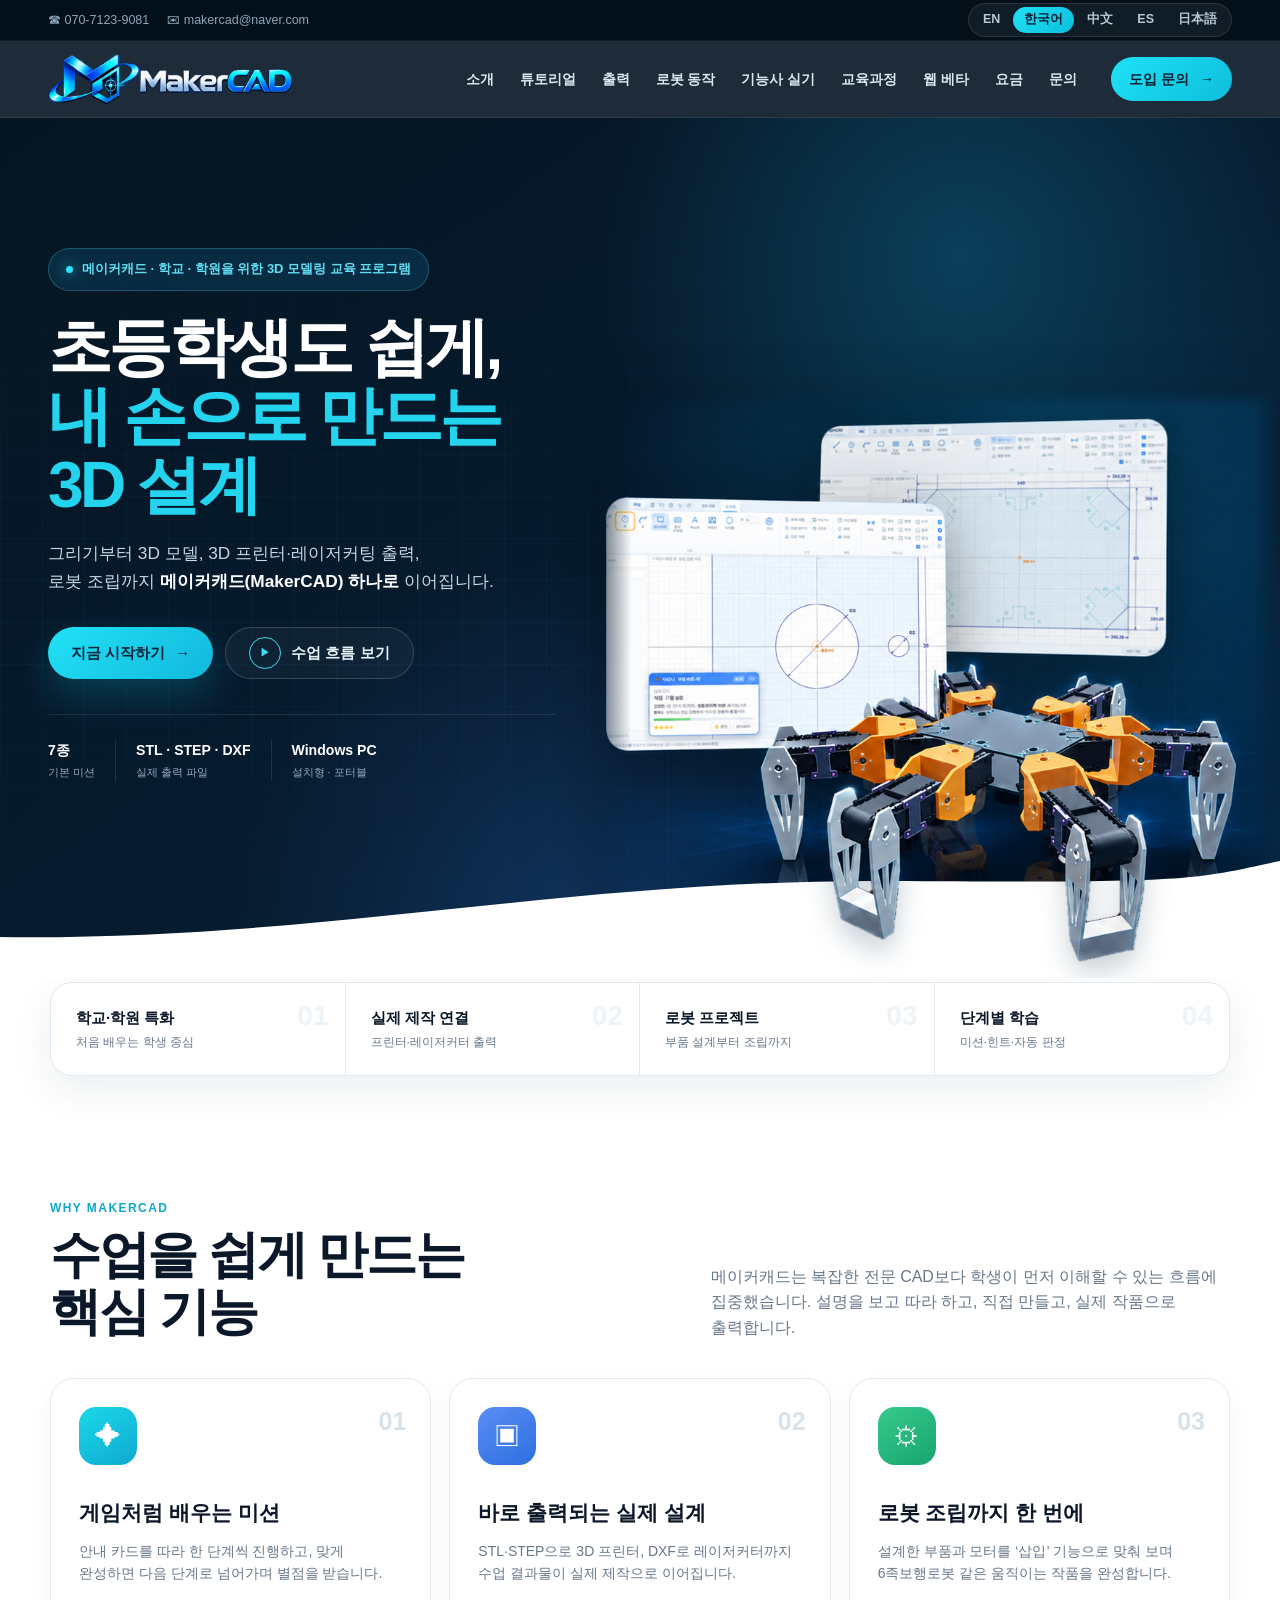
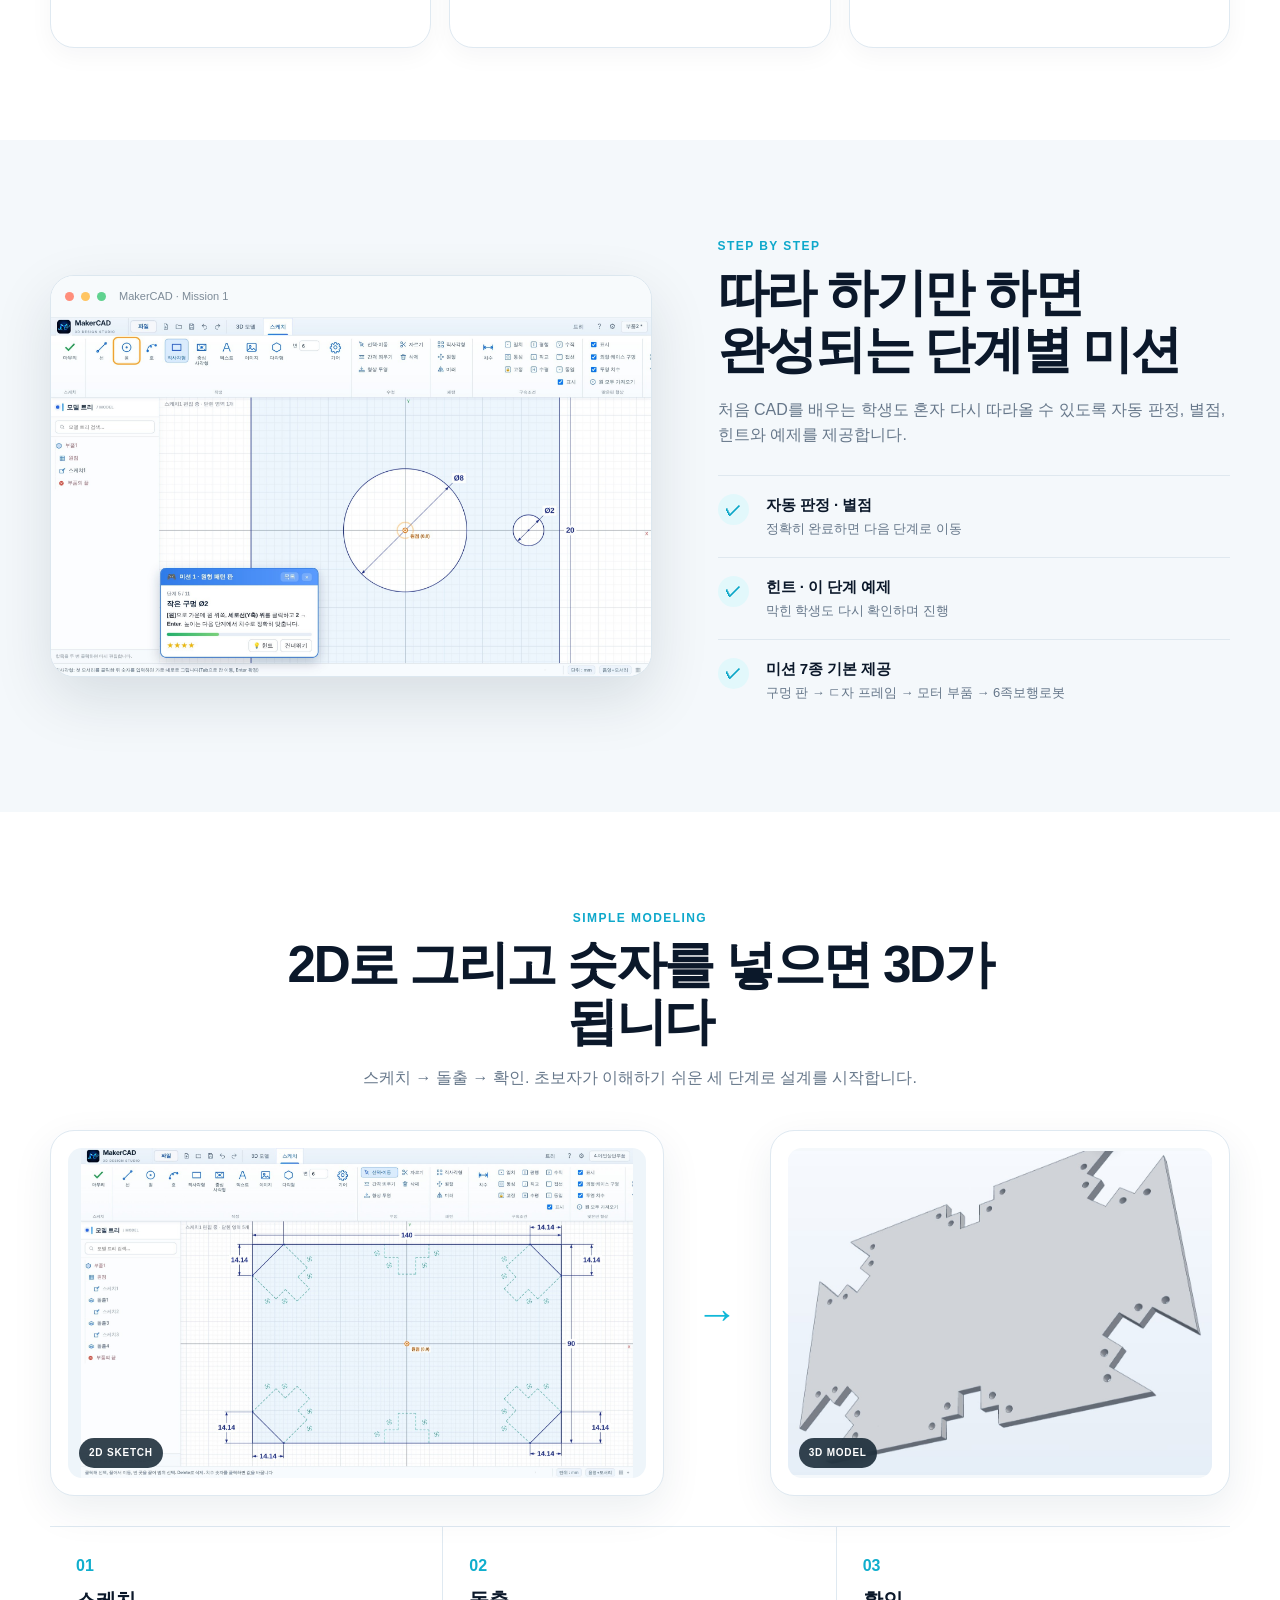
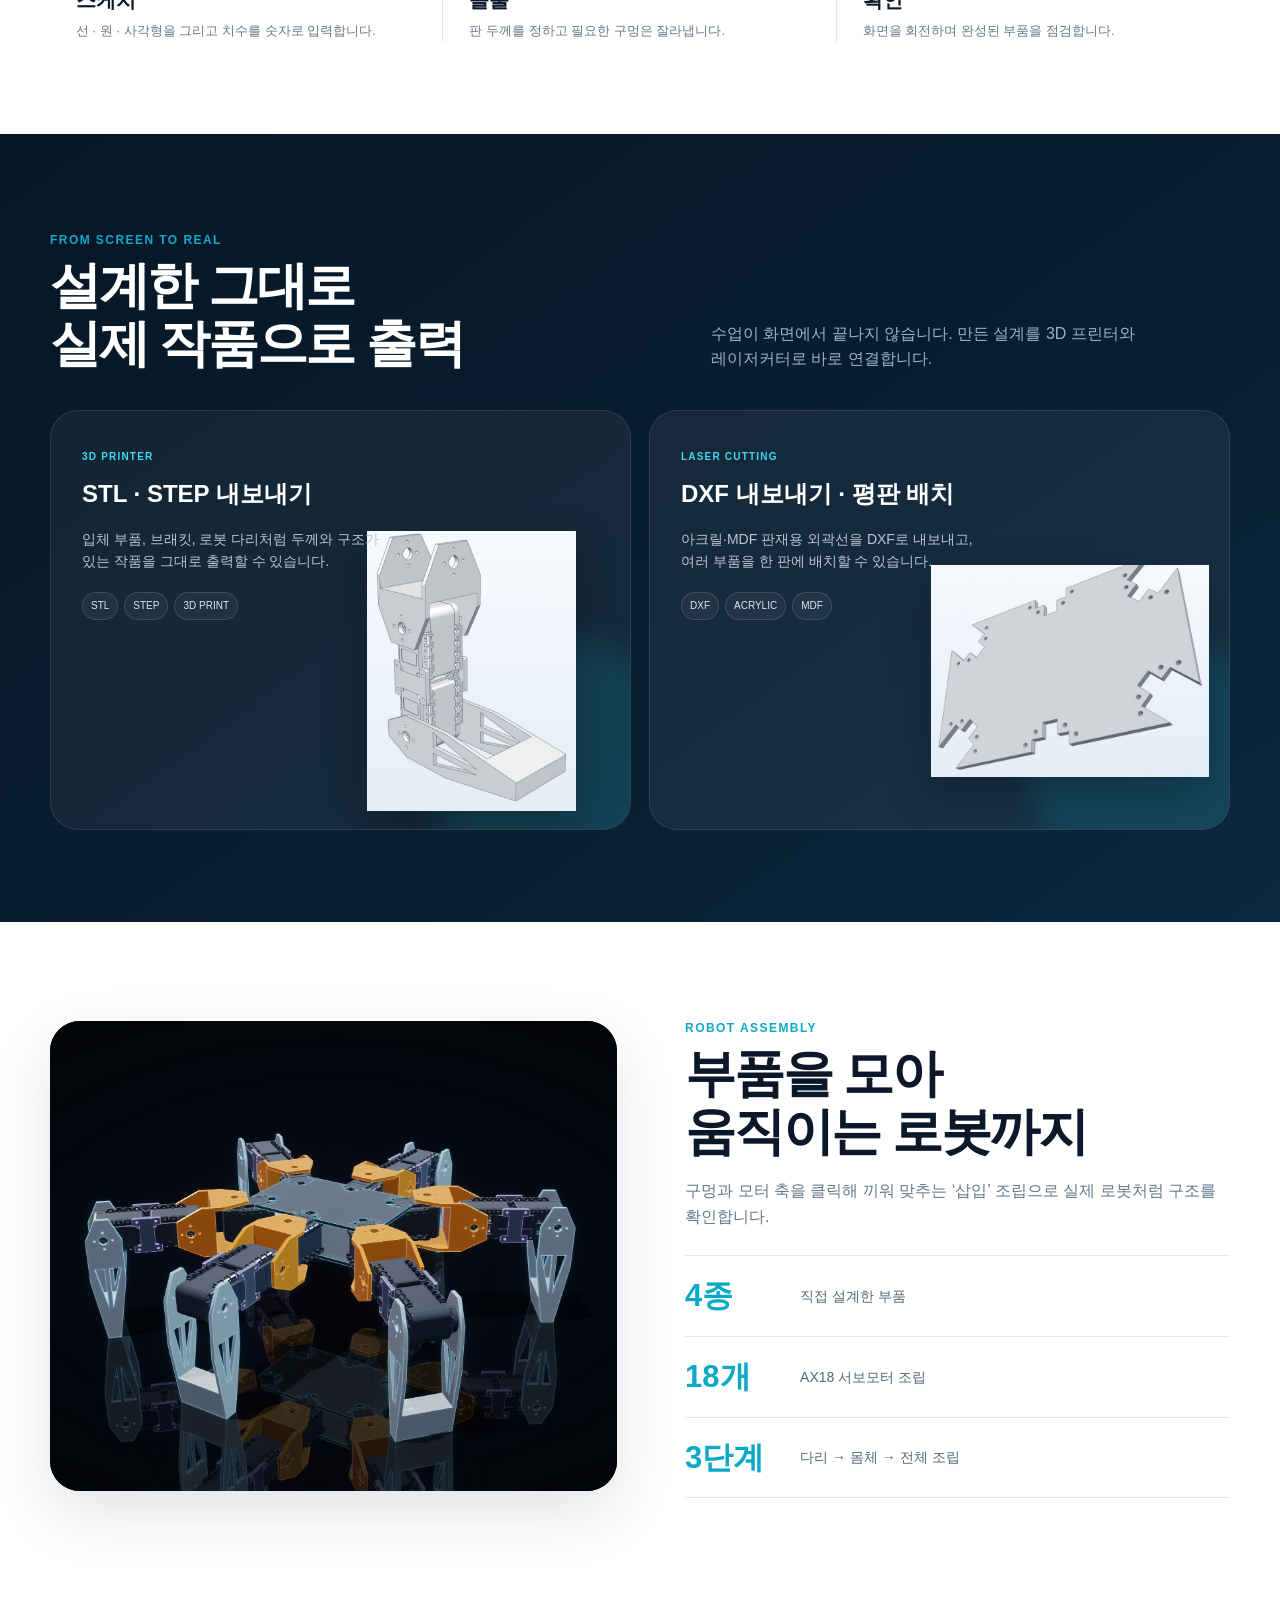
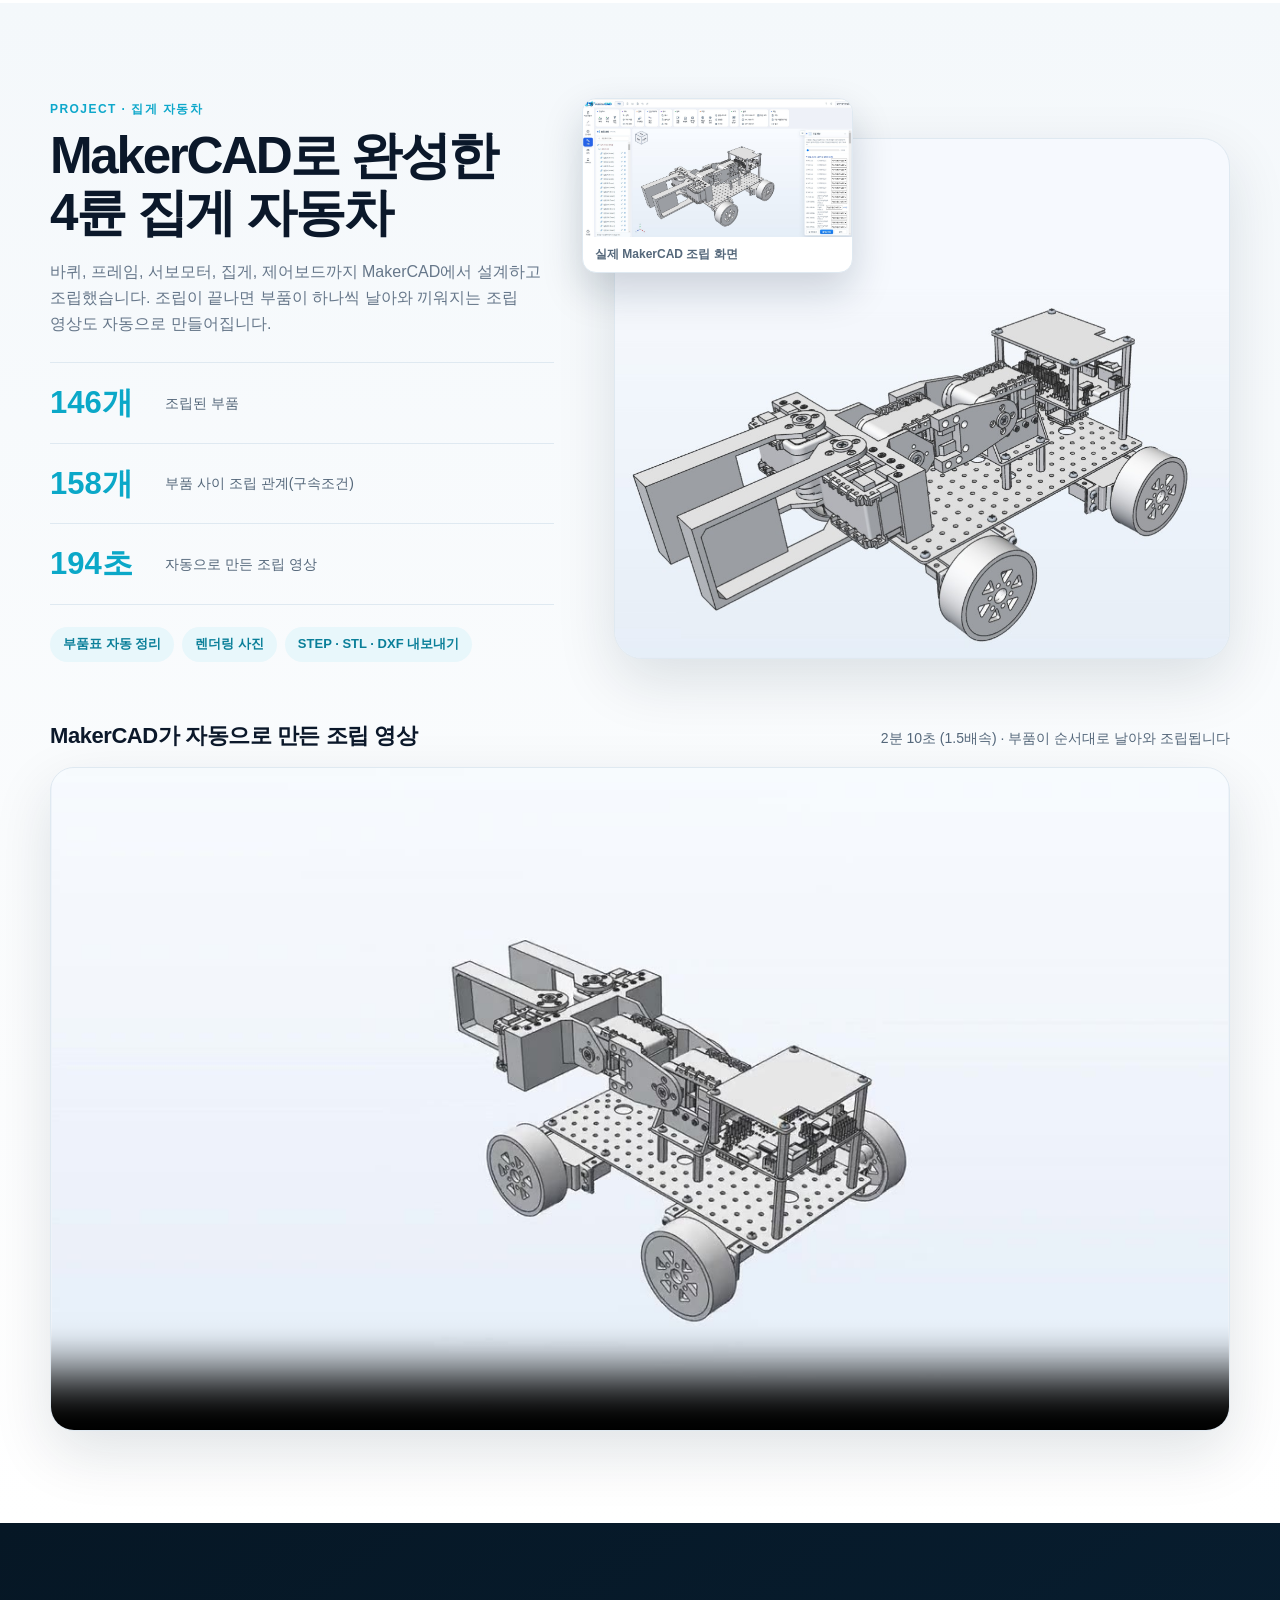
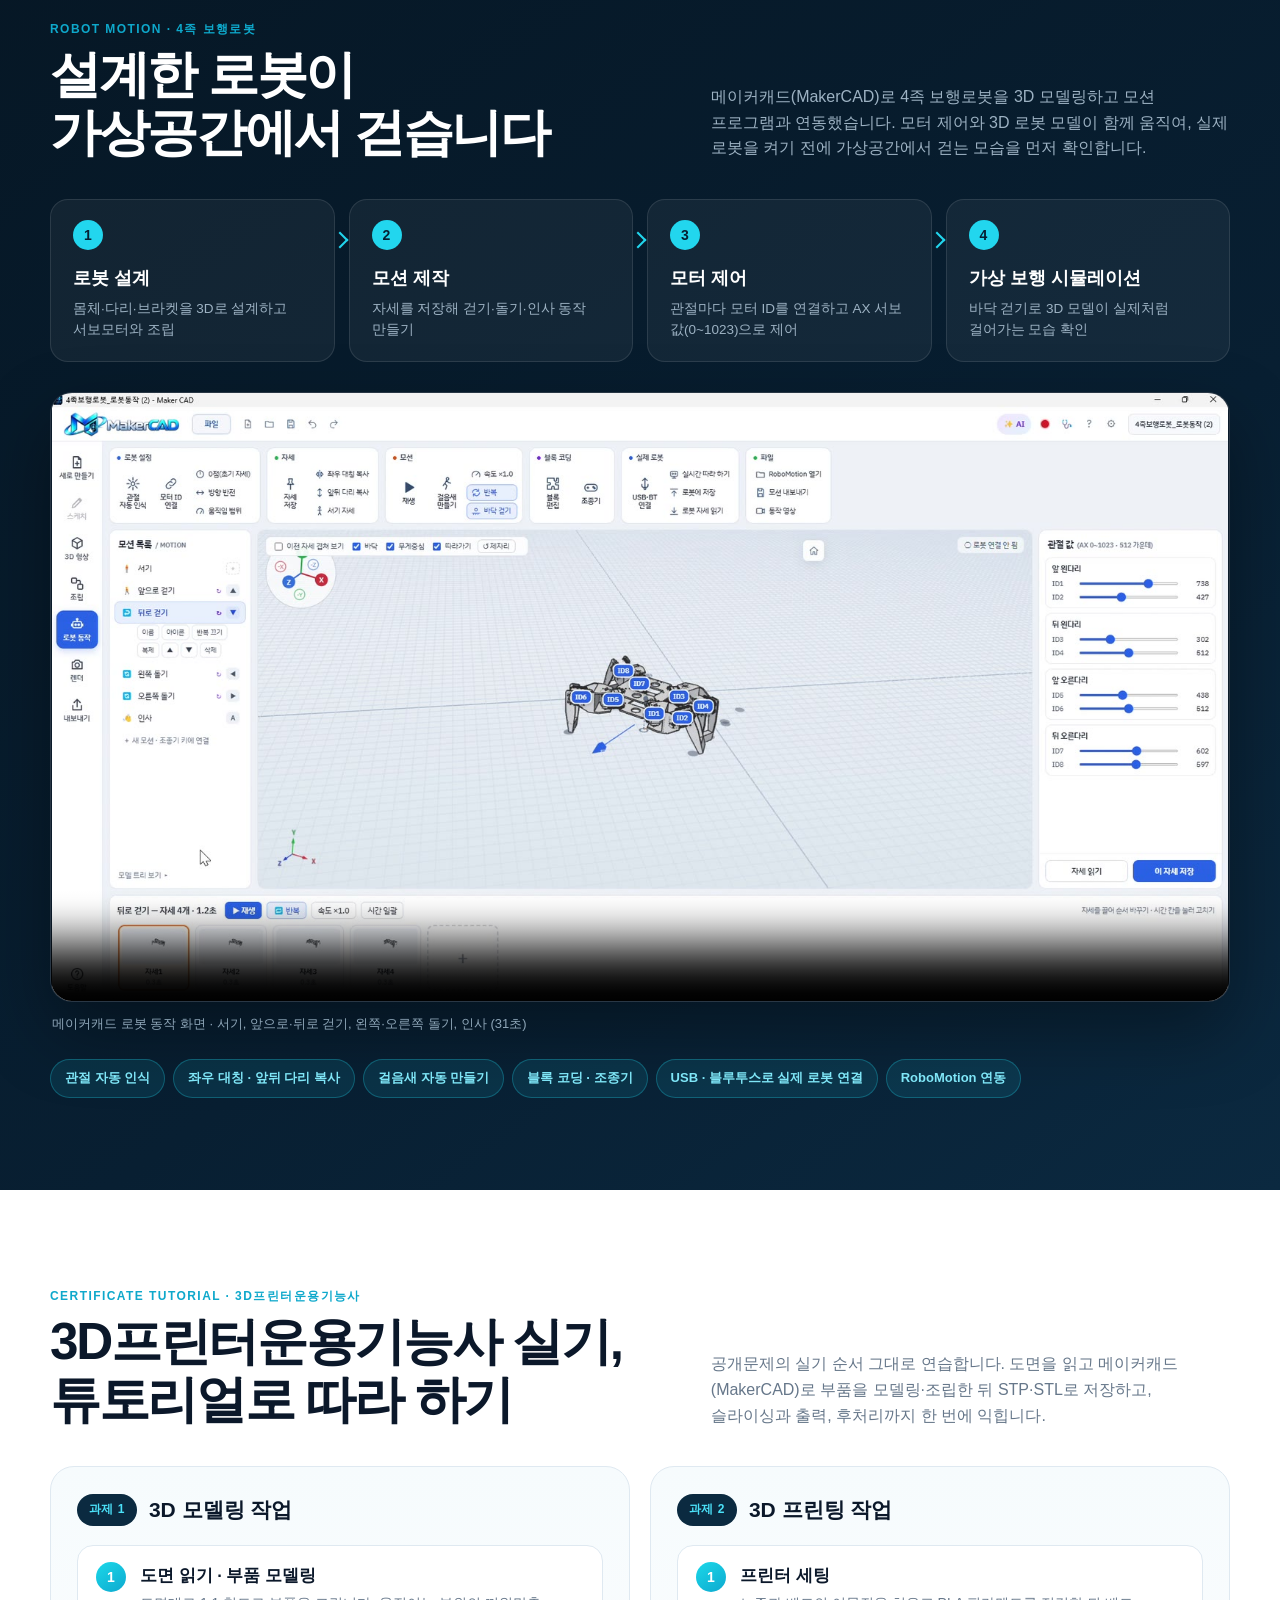
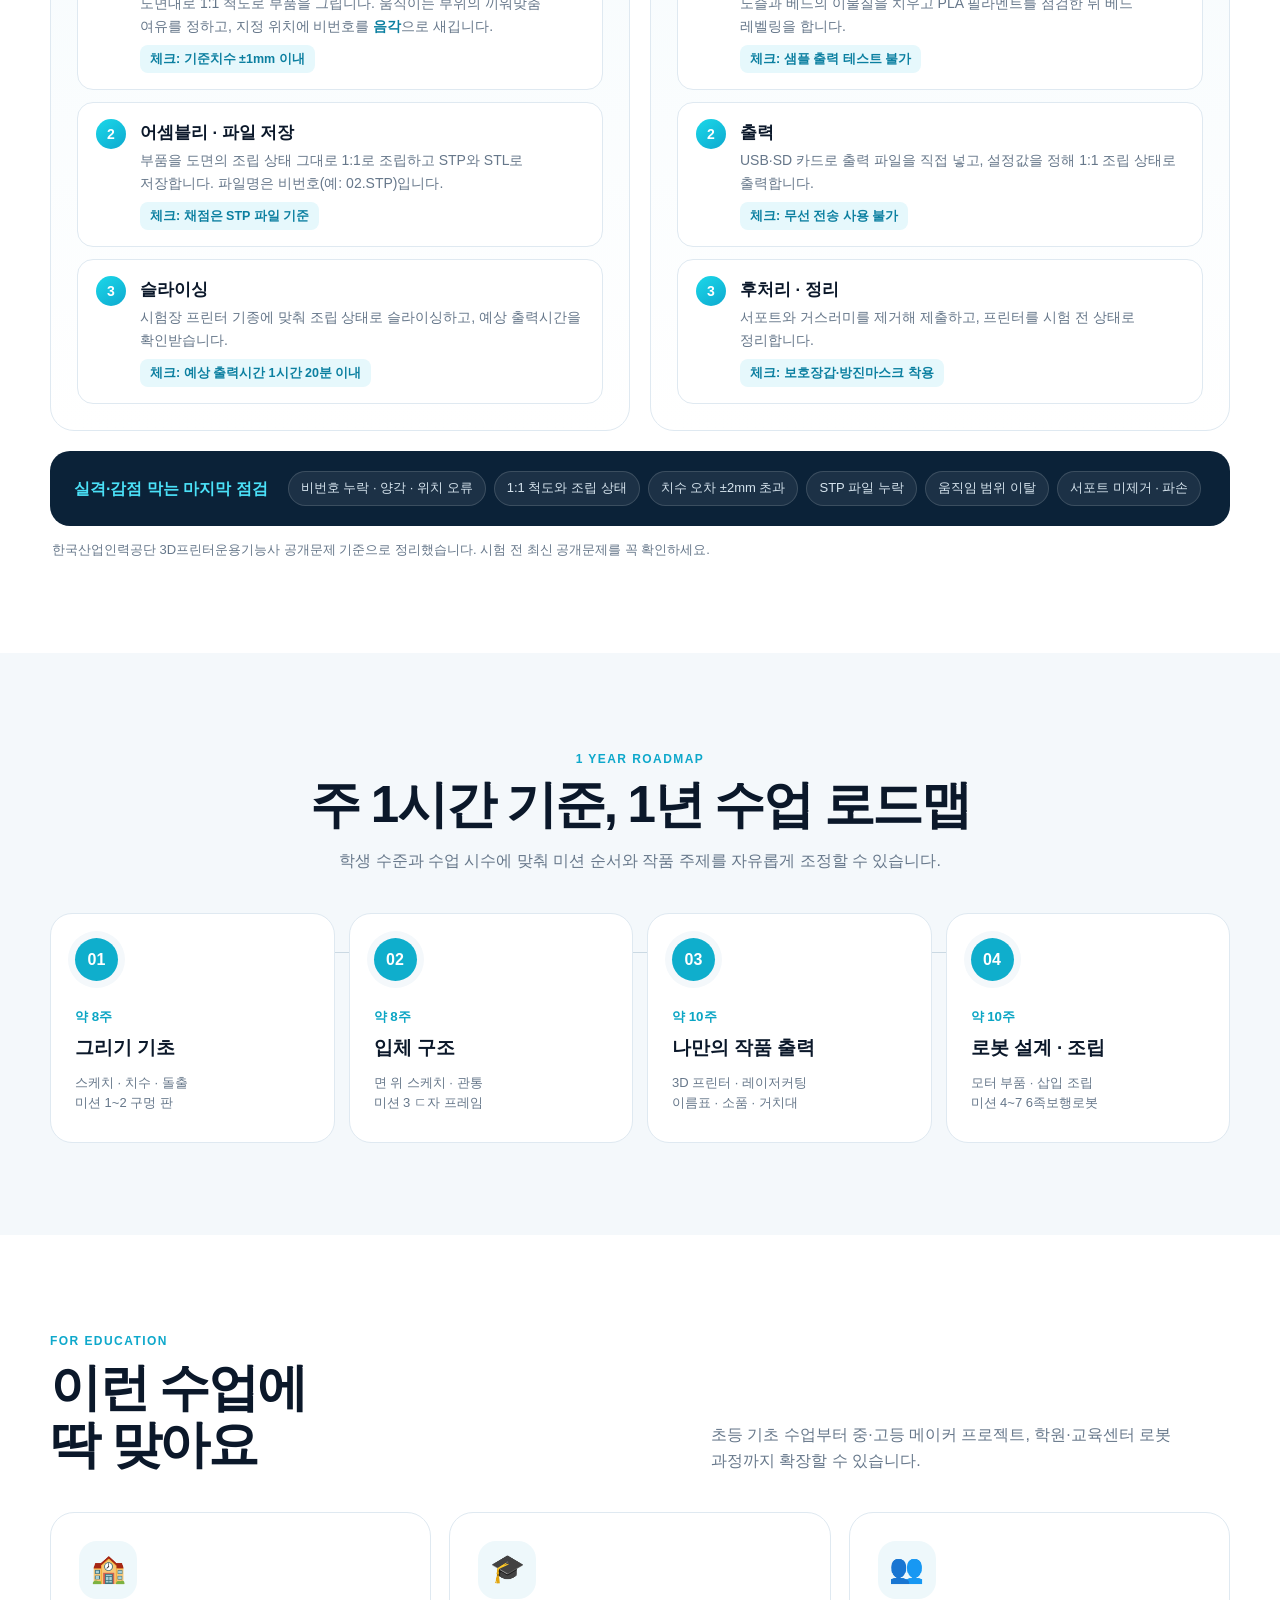
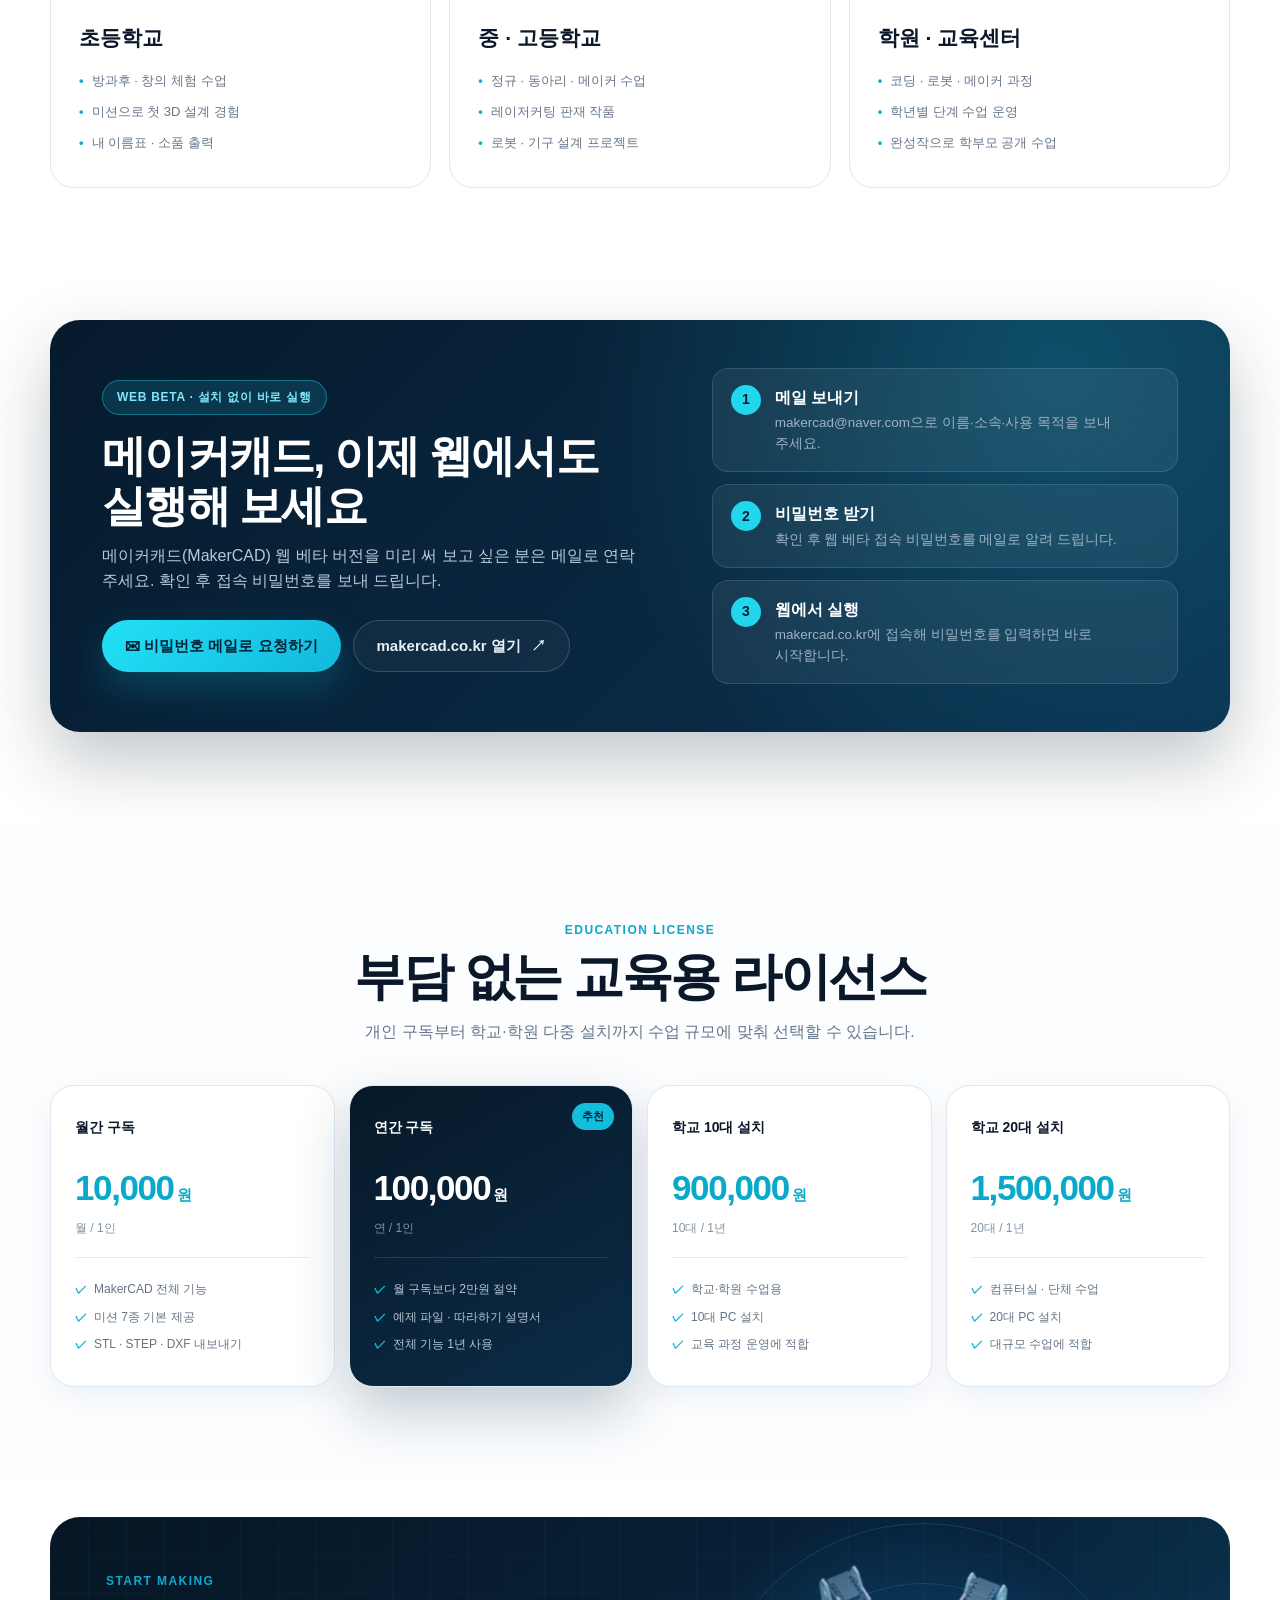
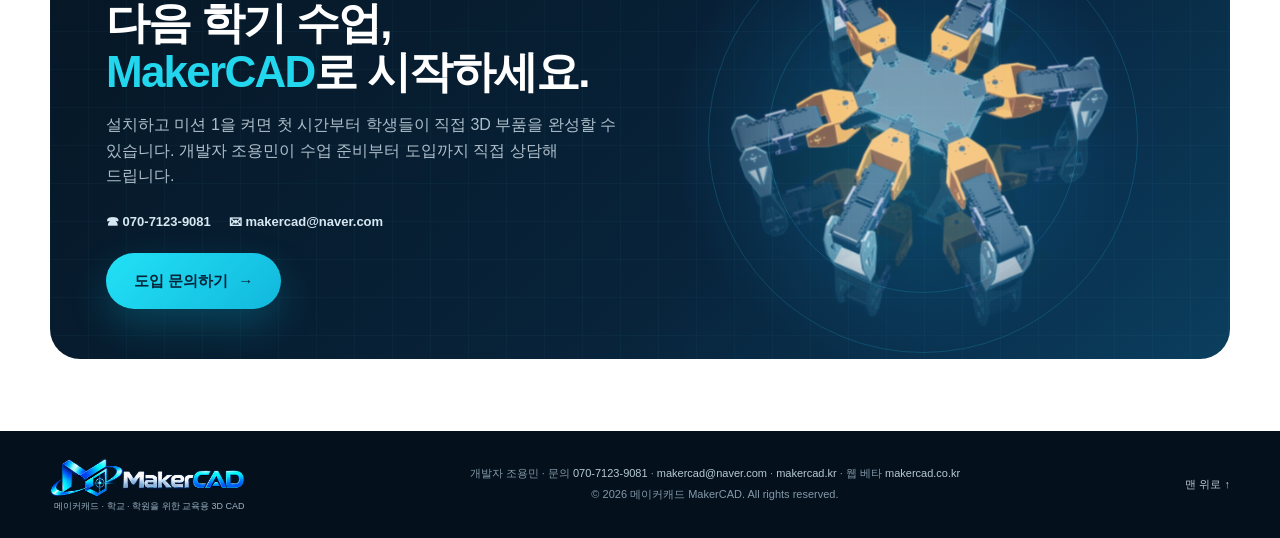
<file: index.html>
<!doctype html>
<html lang="ko">
<head>
  <meta charset="utf-8" />
  <meta name="viewport" content="width=device-width,initial-scale=1" />
  <meta name="description" content="메이커캐드(MakerCAD)는 학교·학원을 위한 교육용 3D CAD 프로그램입니다. 단계별 미션으로 3D 모델링을 배우고 3D 프린터·레이저커팅 출력, 로봇 조립까지 하나로 연결합니다." />
  <meta name="keywords" content="메이커캐드, MakerCAD, 메이커 캐드, 메이커CAD, 교육용 3D CAD, 3D 모델링 교육, 3D 설계 프로그램, 로봇 설계, 3D 프린터 수업, 레이저커팅, 4족 보행로봇, 로봇 모션, 서보모터 제어, 보행 시뮬레이션, 3D프린터운용기능사, 3D프린터운용기능사 실기, 기능사 튜토리얼, 메이커캐드 웹, 웹 CAD 베타, 조용민" />
  <link rel="canonical" href="https://makercad.kr/" />
  <link rel="alternate" hreflang="ko" href="https://makercad.kr/" />
  <link rel="alternate" hreflang="en" href="https://makercad.kr/en/" />
  <link rel="alternate" hreflang="zh" href="https://makercad.kr/zh/" />
  <link rel="alternate" hreflang="es" href="https://makercad.kr/es/" />
  <link rel="alternate" hreflang="ja" href="https://makercad.kr/ja/" />
  <link rel="alternate" hreflang="x-default" href="https://makercad.kr/" />
  <meta name="theme-color" content="#071827" />
  <title>메이커캐드 MakerCAD | 학교·학원을 위한 교육용 3D CAD 프로그램</title>
  <link rel="icon" href="favicon.ico" sizes="any" />
  <link rel="icon" type="image/png" sizes="32x32" href="assets/favicon-32.png" />
  <link rel="apple-touch-icon" href="assets/apple-touch-icon.png" />
  <meta property="og:type" content="website" />
  <meta property="og:site_name" content="메이커캐드 MakerCAD" />
  <meta property="og:title" content="메이커캐드 MakerCAD | 학교·학원을 위한 교육용 3D CAD 프로그램" />
  <meta property="og:description" content="메이커캐드(MakerCAD)는 학교·학원을 위한 교육용 3D CAD 프로그램입니다. 단계별 미션으로 3D 모델링을 배우고 3D 프린터·레이저커팅 출력, 로봇 조립까지 하나로 연결합니다." />
  <meta property="og:url" content="https://makercad.kr/" />
  <meta property="og:image" content="https://makercad.kr/assets/makercad-logo.png" />
  <meta property="og:locale" content="ko_KR" />
  <script type="application/ld+json">{"@context": "https://schema.org", "@graph": [{"@type": "WebSite", "name": "메이커캐드 MakerCAD", "alternateName": ["MakerCAD", "메이커캐드", "메이커 캐드", "메이커CAD"], "url": "https://makercad.kr/", "inLanguage": "ko-KR"}, {"@type": "SoftwareApplication", "name": "MakerCAD", "alternateName": ["메이커캐드", "메이커 캐드", "메이커CAD"], "url": "https://makercad.kr/", "applicationCategory": "DesignApplication", "operatingSystem": "Windows", "description": "메이커캐드(MakerCAD)는 학교·학원을 위한 교육용 3D CAD 프로그램입니다. 단계별 미션으로 3D 모델링을 배우고 3D 프린터·레이저커팅 출력, 로봇 조립까지 하나로 연결합니다.", "image": "https://makercad.kr/assets/makercad-logo.png", "inLanguage": "ko-KR", "author": {"@id": "https://makercad.kr/#developer"}}, {"@type": "Person", "@id": "https://makercad.kr/#developer", "name": "조용민", "jobTitle": "MakerCAD 개발자", "email": "mailto:makercad@naver.com", "telephone": "+82-70-7123-9081", "url": "https://makercad.kr/"}]}</script>
  <link rel="stylesheet" href="styles.css" />
</head>
<body>
  <header class="header" id="top">
    <div class="topbar"><div class="shell topbar-in">
      <span class="topbar-info"><a href="tel:07071239081">☎ 070-7123-9081</a><a href="mailto:makercad@naver.com">✉ makercad@naver.com</a></span>
      <nav class="lang-switch" aria-label="Language">
        <a href="en/" hreflang="en" lang="en">EN</a>
        <a href="./" hreflang="ko" lang="ko" class="on" aria-current="page">한국어</a>
        <a href="zh/" hreflang="zh" lang="zh">中文</a>
        <a href="es/" hreflang="es" lang="es">ES</a>
        <a href="ja/" hreflang="ja" lang="ja">日本語</a>
      </nav>
    </div></div>
    <div class="shell nav">
      <a class="brand" href="#top" aria-label="메이커캐드 MakerCAD 홈">
        <img class="logo-h" src="assets/makercad-logo-horizontal.png" alt="메이커캐드 MakerCAD 로고" />
      </a>
      <button class="menu" aria-expanded="false" aria-controls="navLinks">메뉴</button>
      <nav id="navLinks" class="nav-links">
        <a href="#why">소개</a>
        <a href="#mission">튜토리얼</a>
        <a href="#output">출력</a>
        <a href="#robot-motion">로봇 동작</a>
        <a href="#craftsman">기능사 실기</a>
        <a href="#roadmap">교육과정</a>
        <a href="#web-beta">웹 베타</a>
        <a href="#pricing">요금</a>
        <a href="#contact">문의</a>
      </nav>
      <a class="nav-cta" href="#contact">도입 문의 <span>→</span></a>
    </div>
  </header>

  <main>
    <section class="hero">
      <div class="hero-grid shell">
        <div class="hero-copy reveal">
          <div class="pill"><span></span> 메이커캐드 · 학교 · 학원을 위한 3D 모델링 교육 프로그램</div>
          <h1>초등학생도 쉽게,<br><em>내 손으로 만드는 3D 설계</em></h1>
          <p class="lead">그리기부터 3D 모델, 3D 프린터·레이저커팅 출력,<br class="pc"> 로봇 조립까지 <strong>메이커캐드(MakerCAD) 하나로</strong> 이어집니다.</p>
          <div class="hero-actions">
            <a class="btn primary" href="#contact">지금 시작하기 <span>→</span></a>
            <a class="btn secondary" href="#mission"><i>▶</i> 수업 흐름 보기</a>
          </div>
          <div class="quick-facts">
            <div><strong>7종</strong><span>기본 미션</span></div>
            <div><strong>STL · STEP · DXF</strong><span>실제 출력 파일</span></div>
            <div><strong>Windows PC</strong><span>설치형 · 포터블</span></div>
          </div>
        </div>

        <div class="hero-stage">
          <div class="hero-visual">
            <img class="hero-composite" src="assets/hero-stage-tight.png" alt="MakerCAD 메인 비주얼: 6족보행로봇과 설계 화면">
            <img class="hero-front" src="assets/hero-robot-front.png" alt="" aria-hidden="true">
          </div>
        </div>
      </div>
      <div class="hero-wave"></div>
    </section>

    <section class="trust-strip">
      <div class="shell trust-grid">
        <div><span class="num">01</span><b>학교·학원 특화</b><small>처음 배우는 학생 중심</small></div>
        <div><span class="num">02</span><b>실제 제작 연결</b><small>프린터·레이저커터 출력</small></div>
        <div><span class="num">03</span><b>로봇 프로젝트</b><small>부품 설계부터 조립까지</small></div>
        <div><span class="num">04</span><b>단계별 학습</b><small>미션·힌트·자동 판정</small></div>
      </div>
    </section>

    <section class="section" id="why">
      <div class="shell">
        <div class="section-head reveal">
          <div><span class="kicker">WHY MAKERCAD</span><h2>수업을 쉽게 만드는<br>핵심 기능</h2></div>
          <p>메이커캐드는 복잡한 전문 CAD보다 학생이 먼저 이해할 수 있는 흐름에 집중했습니다. 설명을 보고 따라 하고, 직접 만들고, 실제 작품으로 출력합니다.</p>
        </div>
        <div class="feature-grid">
          <article class="feature reveal"><div class="feature-icon cyan">✦</div><span>01</span><h3>게임처럼 배우는 미션</h3><p>안내 카드를 따라 한 단계씩 진행하고, 맞게 완성하면 다음 단계로 넘어가며 별점을 받습니다.</p></article>
          <article class="feature reveal"><div class="feature-icon blue">▣</div><span>02</span><h3>바로 출력되는 실제 설계</h3><p>STL·STEP으로 3D 프린터, DXF로 레이저커터까지 수업 결과물이 실제 제작으로 이어집니다.</p></article>
          <article class="feature reveal"><div class="feature-icon green">⚙</div><span>03</span><h3>로봇 조립까지 한 번에</h3><p>설계한 부품과 모터를 ‘삽입’ 기능으로 맞춰 보며 6족보행로봇 같은 움직이는 작품을 완성합니다.</p></article>
        </div>
      </div>
    </section>

    <section class="section soft" id="mission">
      <div class="shell split">
        <div class="visual-card reveal">
          <div class="window-bar"><i></i><i></i><i></i><span>MakerCAD · Mission 1</span></div>
          <img src="assets/mission-ui.jpg" alt="MakerCAD 단계별 미션 실제 화면">
        </div>
        <div class="copy reveal">
          <span class="kicker">STEP BY STEP</span>
          <h2>따라 하기만 하면<br>완성되는 단계별 미션</h2>
          <p class="intro">처음 CAD를 배우는 학생도 혼자 다시 따라올 수 있도록 자동 판정, 별점, 힌트와 예제를 제공합니다.</p>
          <div class="check-list">
            <div><b>자동 판정 · 별점</b><span>정확히 완료하면 다음 단계로 이동</span></div>
            <div><b>힌트 · 이 단계 예제</b><span>막힌 학생도 다시 확인하며 진행</span></div>
            <div><b>미션 7종 기본 제공</b><span>구멍 판 → ㄷ자 프레임 → 모터 부품 → 6족보행로봇</span></div>
          </div>
        </div>
      </div>
    </section>

    <section class="section design-flow">
      <div class="shell">
        <div class="center-head reveal"><span class="kicker">SIMPLE MODELING</span><h2>2D로 그리고 숫자를 넣으면 3D가 됩니다</h2><p>스케치 → 돌출 → 확인. 초보자가 이해하기 쉬운 세 단계로 설계를 시작합니다.</p></div>
        <div class="flow-showcase reveal">
          <div class="flow-image"><img src="assets/sketch-ui.jpg" alt="2D 스케치 화면"><span class="label">2D SKETCH</span></div>
          <div class="arrow">→</div>
          <div class="flow-image part"><img src="assets/laser-part.jpg" alt="완성된 3D 부품"><span class="label">3D MODEL</span></div>
        </div>
        <div class="steps">
          <div><span>01</span><h3>스케치</h3><p>선 · 원 · 사각형을 그리고 치수를 숫자로 입력합니다.</p></div>
          <div><span>02</span><h3>돌출</h3><p>판 두께를 정하고 필요한 구멍은 잘라냅니다.</p></div>
          <div><span>03</span><h3>확인</h3><p>화면을 회전하며 완성된 부품을 점검합니다.</p></div>
        </div>
      </div>
    </section>

    <section class="section dark" id="output">
      <div class="shell">
        <div class="section-head light-head reveal">
          <div><span class="kicker">FROM SCREEN TO REAL</span><h2>설계한 그대로<br>실제 작품으로 출력</h2></div>
          <p>수업이 화면에서 끝나지 않습니다. 만든 설계를 3D 프린터와 레이저커터로 바로 연결합니다.</p>
        </div>
        <div class="output-grid">
          <article class="output-card reveal">
            <div class="output-copy"><span class="mini">3D PRINTER</span><h3>STL · STEP 내보내기</h3><p>입체 부품, 브래킷, 로봇 다리처럼 두께와 구조가 있는 작품을 그대로 출력할 수 있습니다.</p><div class="chips"><span>STL</span><span>STEP</span><span>3D PRINT</span></div></div>
            <img src="assets/printed-part.jpg" alt="3D 프린터 출력용 부품">
          </article>
          <article class="output-card reveal">
            <div class="output-copy"><span class="mini">LASER CUTTING</span><h3>DXF 내보내기 · 평판 배치</h3><p>아크릴·MDF 판재용 외곽선을 DXF로 내보내고, 여러 부품을 한 판에 배치할 수 있습니다.</p><div class="chips"><span>DXF</span><span>ACRYLIC</span><span>MDF</span></div></div>
            <img src="assets/panel-part.jpg" alt="레이저커팅용 평판 부품">
          </article>
        </div>
      </div>
    </section>

    <section class="section robot-section">
      <div class="shell robot-grid">
        <div class="robot-visual reveal"><img src="assets/robot-assembly.jpg" alt="MakerCAD 6족보행로봇 조립 예시"><span class="glow-ring"></span></div>
        <div class="copy reveal"><span class="kicker">ROBOT ASSEMBLY</span><h2>부품을 모아<br>움직이는 로봇까지</h2><p class="intro">구멍과 모터 축을 클릭해 끼워 맞추는 ‘삽입’ 조립으로 실제 로봇처럼 구조를 확인합니다.</p>
          <div class="robot-stats"><div><b>4종</b><span>직접 설계한 부품</span></div><div><b>18개</b><span>AX18 서보모터 조립</span></div><div><b>3단계</b><span>다리 → 몸체 → 전체 조립</span></div></div>
        </div>
      </div>
    </section>

    <section class="section car-section" id="gripper-car">
      <div class="shell car-grid">
        <div class="copy reveal"><span class="kicker">PROJECT · 집게 자동차</span><h2>MakerCAD로 완성한<br>4륜 집게 자동차</h2><p class="intro">바퀴, 프레임, 서보모터, 집게, 제어보드까지 MakerCAD에서 설계하고 조립했습니다. 조립이 끝나면 부품이 하나씩 날아와 끼워지는 조립 영상도 자동으로 만들어집니다.</p>
          <div class="robot-stats"><div><b>146개</b><span>조립된 부품</span></div><div><b>158개</b><span>부품 사이 조립 관계(구속조건)</span></div><div><b>194초</b><span>자동으로 만든 조립 영상</span></div></div>
          <ul class="car-tags"><li>부품표 자동 정리</li><li>렌더링 사진</li><li>STEP · STL · DXF 내보내기</li></ul>
        </div>
        <div class="car-visual reveal">
          <figure class="car-model"><img src="assets/gripper-car-model.jpg" alt="MakerCAD로 조립한 4륜 집게 자동차 3D 모델" loading="lazy"></figure>
          <figure class="car-ui"><img src="assets/gripper-car-ui.jpg" alt="MakerCAD 조립 화면: 모델 트리, 3D 조립품, 조립 영상 시간표" loading="lazy"><figcaption>실제 MakerCAD 조립 화면</figcaption></figure>
        </div>
      </div>
      <div class="shell car-video reveal">
        <div class="car-video-head"><h3>MakerCAD가 자동으로 만든 조립 영상</h3><span>2분 10초 (1.5배속) · 부품이 순서대로 날아와 조립됩니다</span></div>
        <video controls playsinline muted preload="metadata" poster="assets/gripper-car-assembly-poster.jpg?v=2">
          <source src="assets/gripper-car-assembly.mp4?v=2" type="video/mp4">
          이 브라우저에서는 영상을 재생할 수 없습니다. <a href="assets/gripper-car-assembly.mp4">영상 파일 받기</a>
        </video>
      </div>
    </section>

    <section class="section dark quad-section" id="robot-motion">
      <div class="shell">
        <div class="section-head light-head reveal">
          <div><span class="kicker">ROBOT MOTION · 4족 보행로봇</span><h2>설계한 로봇이<br>가상공간에서 걷습니다</h2></div>
          <p>메이커캐드(MakerCAD)로 4족 보행로봇을 3D 모델링하고 모션 프로그램과 연동했습니다. 모터 제어와 3D 로봇 모델이 함께 움직여, 실제 로봇을 켜기 전에 가상공간에서 걷는 모습을 먼저 확인합니다.</p>
        </div>
        <ol class="quad-flow reveal">
          <li><b>로봇 설계</b><span>몸체·다리·브라켓을 3D로 설계하고 서보모터와 조립</span></li>
          <li><b>모션 제작</b><span>자세를 저장해 걷기·돌기·인사 동작 만들기</span></li>
          <li><b>모터 제어</b><span>관절마다 모터 ID를 연결하고 AX 서보 값(0~1023)으로 제어</span></li>
          <li><b>가상 보행 시뮬레이션</b><span>바닥 걷기로 3D 모델이 실제처럼 걸어가는 모습 확인</span></li>
        </ol>
        <div class="quad-video reveal">
          <video controls playsinline muted loop preload="metadata" poster="assets/quadruped-motion-poster.jpg">
            <source src="assets/quadruped-motion.mp4" type="video/mp4">
            이 브라우저에서는 영상을 재생할 수 없습니다. <a href="assets/quadruped-motion.mp4">영상 파일 받기</a>
          </video>
          <p class="quad-caption">메이커캐드 로봇 동작 화면 · 서기, 앞으로·뒤로 걷기, 왼쪽·오른쪽 돌기, 인사 (31초)</p>
        </div>
        <ul class="quad-tags reveal"><li>관절 자동 인식</li><li>좌우 대칭 · 앞뒤 다리 복사</li><li>걸음새 자동 만들기</li><li>블록 코딩 · 조종기</li><li>USB · 블루투스로 실제 로봇 연결</li><li>RoboMotion 연동</li></ul>
      </div>
    </section>

    <section class="section cert-section" id="craftsman">
      <div class="shell">
        <div class="section-head reveal">
          <div><span class="kicker">CERTIFICATE TUTORIAL · 3D프린터운용기능사</span><h2>3D프린터운용기능사 실기,<br>튜토리얼로 따라 하기</h2></div>
          <p>공개문제의 실기 순서 그대로 연습합니다. 도면을 읽고 메이커캐드(MakerCAD)로 부품을 모델링·조립한 뒤 STP·STL로 저장하고, 슬라이싱과 출력, 후처리까지 한 번에 익힙니다.</p>
        </div>
        <div class="cert-tracks">
          <div class="cert-track reveal">
            <div class="cert-track-head"><span>과제 1</span><b>3D 모델링 작업</b></div>
            <ol class="cert-steps">
              <li><b>도면 읽기 · 부품 모델링</b><span>도면대로 1:1 척도로 부품을 그립니다. 움직이는 부위의 끼워맞춤 여유를 정하고, 지정 위치에 비번호를 <em>음각</em>으로 새깁니다.</span><i>체크: 기준치수 ±1mm 이내</i></li>
              <li><b>어셈블리 · 파일 저장</b><span>부품을 도면의 조립 상태 그대로 1:1로 조립하고 STP와 STL로 저장합니다. 파일명은 비번호(예: 02.STP)입니다.</span><i>체크: 채점은 STP 파일 기준</i></li>
              <li><b>슬라이싱</b><span>시험장 프린터 기종에 맞춰 조립 상태로 슬라이싱하고, 예상 출력시간을 확인받습니다.</span><i>체크: 예상 출력시간 1시간 20분 이내</i></li>
            </ol>
          </div>
          <div class="cert-track reveal">
            <div class="cert-track-head"><span>과제 2</span><b>3D 프린팅 작업</b></div>
            <ol class="cert-steps">
              <li><b>프린터 세팅</b><span>노즐과 베드의 이물질을 치우고 PLA 필라멘트를 점검한 뒤 베드 레벨링을 합니다.</span><i>체크: 샘플 출력 테스트 불가</i></li>
              <li><b>출력</b><span>USB·SD 카드로 출력 파일을 직접 넣고, 설정값을 정해 1:1 조립 상태로 출력합니다.</span><i>체크: 무선 전송 사용 불가</i></li>
              <li><b>후처리 · 정리</b><span>서포트와 거스러미를 제거해 제출하고, 프린터를 시험 전 상태로 정리합니다.</span><i>체크: 보호장갑·방진마스크 착용</i></li>
            </ol>
          </div>
        </div>
        <div class="cert-check reveal">
          <b>실격·감점 막는 마지막 점검</b>
          <ul><li>비번호 누락 · 양각 · 위치 오류</li><li>1:1 척도와 조립 상태</li><li>치수 오차 ±2mm 초과</li><li>STP 파일 누락</li><li>움직임 범위 이탈</li><li>서포트 미제거 · 파손</li></ul>
        </div>
        <p class="cert-note">한국산업인력공단 3D프린터운용기능사 공개문제 기준으로 정리했습니다. 시험 전 최신 공개문제를 꼭 확인하세요.</p>
      </div>
    </section>

    <section class="section soft" id="roadmap">
      <div class="shell">
        <div class="center-head reveal"><span class="kicker">1 YEAR ROADMAP</span><h2>주 1시간 기준, 1년 수업 로드맵</h2><p>학생 수준과 수업 시수에 맞춰 미션 순서와 작품 주제를 자유롭게 조정할 수 있습니다.</p></div>
        <div class="roadmap">
          <article class="reveal"><span>01</span><small>약 8주</small><h3>그리기 기초</h3><p>스케치 · 치수 · 돌출<br>미션 1~2 구멍 판</p></article>
          <article class="reveal"><span>02</span><small>약 8주</small><h3>입체 구조</h3><p>면 위 스케치 · 관통<br>미션 3 ㄷ자 프레임</p></article>
          <article class="reveal"><span>03</span><small>약 10주</small><h3>나만의 작품 출력</h3><p>3D 프린터 · 레이저커팅<br>이름표 · 소품 · 거치대</p></article>
          <article class="reveal"><span>04</span><small>약 10주</small><h3>로봇 설계 · 조립</h3><p>모터 부품 · 삽입 조립<br>미션 4~7 6족보행로봇</p></article>
        </div>
      </div>
    </section>

    <section class="section audience">
      <div class="shell">
        <div class="section-head reveal"><div><span class="kicker">FOR EDUCATION</span><h2>이런 수업에<br>딱 맞아요</h2></div><p>초등 기초 수업부터 중·고등 메이커 프로젝트, 학원·교육센터 로봇 과정까지 확장할 수 있습니다.</p></div>
        <div class="audience-grid">
          <article class="reveal"><div class="audience-icon">🏫</div><h3>초등학교</h3><ul><li>방과후 · 창의 체험 수업</li><li>미션으로 첫 3D 설계 경험</li><li>내 이름표 · 소품 출력</li></ul></article>
          <article class="reveal"><div class="audience-icon">🎓</div><h3>중 · 고등학교</h3><ul><li>정규 · 동아리 · 메이커 수업</li><li>레이저커팅 판재 작품</li><li>로봇 · 기구 설계 프로젝트</li></ul></article>
          <article class="reveal"><div class="audience-icon">👥</div><h3>학원 · 교육센터</h3><ul><li>코딩 · 로봇 · 메이커 과정</li><li>학년별 단계 수업 운영</li><li>완성작으로 학부모 공개 수업</li></ul></article>
        </div>
      </div>
    </section>

    <section class="section beta-section" id="web-beta">
      <div class="shell">
        <div class="beta-card reveal">
          <div class="beta-copy">
            <span class="beta-badge">WEB BETA · 설치 없이 바로 실행</span>
            <h2>메이커캐드, 이제 웹에서도<br>실행해 보세요</h2>
            <p>메이커캐드(MakerCAD) 웹 베타 버전을 미리 써 보고 싶은 분은 메일로 연락 주세요. 확인 후 접속 비밀번호를 보내 드립니다.</p>
            <div class="beta-actions">
              <a class="btn primary" href="mailto:makercad@naver.com?subject=%5B%EB%A9%94%EC%9D%B4%EC%BB%A4%EC%BA%90%EB%93%9C%20%EC%9B%B9%20%EB%B2%A0%ED%83%80%5D%20%EB%B9%84%EB%B0%80%EB%B2%88%ED%98%B8%20%EC%9A%94%EC%B2%AD&body=%EC%9D%B4%EB%A6%84%3A%0A%EC%86%8C%EC%86%8D(%ED%95%99%EA%B5%90%C2%B7%ED%95%99%EC%9B%90%C2%B7%EA%B8%B0%EA%B4%80)%3A%0A%EC%97%B0%EB%9D%BD%EC%B2%98%3A%0A%EC%82%AC%EC%9A%A9%20%EB%AA%A9%EC%A0%81%3A%0A">✉ 비밀번호 메일로 요청하기</a>
              <a class="btn secondary" href="https://makercad.co.kr/" target="_blank" rel="noopener">makercad.co.kr 열기 <span>↗</span></a>
            </div>
          </div>
          <ol class="beta-steps">
            <li><b>메일 보내기</b><span>makercad@naver.com으로 이름·소속·사용 목적을 보내 주세요.</span></li>
            <li><b>비밀번호 받기</b><span>확인 후 웹 베타 접속 비밀번호를 메일로 알려 드립니다.</span></li>
            <li><b>웹에서 실행</b><span>makercad.co.kr에 접속해 비밀번호를 입력하면 바로 시작합니다.</span></li>
          </ol>
        </div>
      </div>
    </section>

    <section class="section pricing" id="pricing">
      <div class="shell">
        <div class="center-head reveal"><span class="kicker">EDUCATION LICENSE</span><h2>부담 없는 교육용 라이선스</h2><p>개인 구독부터 학교·학원 다중 설치까지 수업 규모에 맞춰 선택할 수 있습니다.</p></div>
        <div class="price-grid">
          <article class="price-card reveal"><span class="price-title">월간 구독</span><strong>10,000<small>원</small></strong><p>월 / 1인</p><ul><li>MakerCAD 전체 기능</li><li>미션 7종 기본 제공</li><li>STL · STEP · DXF 내보내기</li></ul></article>
          <article class="price-card featured reveal"><div class="recommend">추천</div><span class="price-title">연간 구독</span><strong>100,000<small>원</small></strong><p>연 / 1인</p><ul><li>월 구독보다 2만원 절약</li><li>예제 파일 · 따라하기 설명서</li><li>전체 기능 1년 사용</li></ul></article>
          <article class="price-card reveal"><span class="price-title">학교 10대 설치</span><strong>900,000<small>원</small></strong><p>10대 / 1년</p><ul><li>학교·학원 수업용</li><li>10대 PC 설치</li><li>교육 과정 운영에 적합</li></ul></article>
          <article class="price-card reveal"><span class="price-title">학교 20대 설치</span><strong>1,500,000<small>원</small></strong><p>20대 / 1년</p><ul><li>컴퓨터실 · 단체 수업</li><li>20대 PC 설치</li><li>대규모 수업에 적합</li></ul></article>
        </div>
      </div>
    </section>

    <section class="cta-section" id="contact">
      <div class="shell cta-card reveal">
        <div class="cta-copy"><span class="kicker">START MAKING</span><h2>다음 학기 수업,<br><em>MakerCAD</em>로 시작하세요.</h2><p>설치하고 미션 1을 켜면 첫 시간부터 학생들이 직접 3D 부품을 완성할 수 있습니다. 개발자 조용민이 수업 준비부터 도입까지 직접 상담해 드립니다.</p><div class="contact-row"><a href="tel:07071239081">☎ 070-7123-9081</a><a href="mailto:makercad@naver.com">✉ makercad@naver.com</a></div><a class="btn primary large" href="tel:07071239081">도입 문의하기 <span>→</span></a></div>
        <div class="cta-visual"><img src="assets/robot-top-crop.jpg" alt="MakerCAD 6족보행로봇"><div class="orbit one"></div><div class="orbit two"></div></div>
      </div>
    </section>
  </main>

  <footer>
    <div class="shell footer-grid">
      <a class="brand footer-brand" href="#top"><span><img class="logo-h" src="assets/makercad-logo-horizontal.png" alt="메이커캐드 MakerCAD 로고"><small>메이커캐드 · 학교 · 학원을 위한 교육용 3D CAD</small></span></a>
      <div class="footer-info"><p>개발자 조용민 · 문의 <a href="tel:07071239081">070-7123-9081</a> · <a href="mailto:makercad@naver.com">makercad@naver.com</a> · <a href="https://makercad.kr/">makercad.kr</a> · 웹 베타 <a href="https://makercad.co.kr/" target="_blank" rel="noopener">makercad.co.kr</a></p><p>© <span id="year"></span> 메이커캐드 MakerCAD. All rights reserved.</p></div>
      <a href="#top" class="to-top">맨 위로 ↑</a>
    </div>
  </footer>
  <script src="script.js"></script>
</body>
</html>
</file>
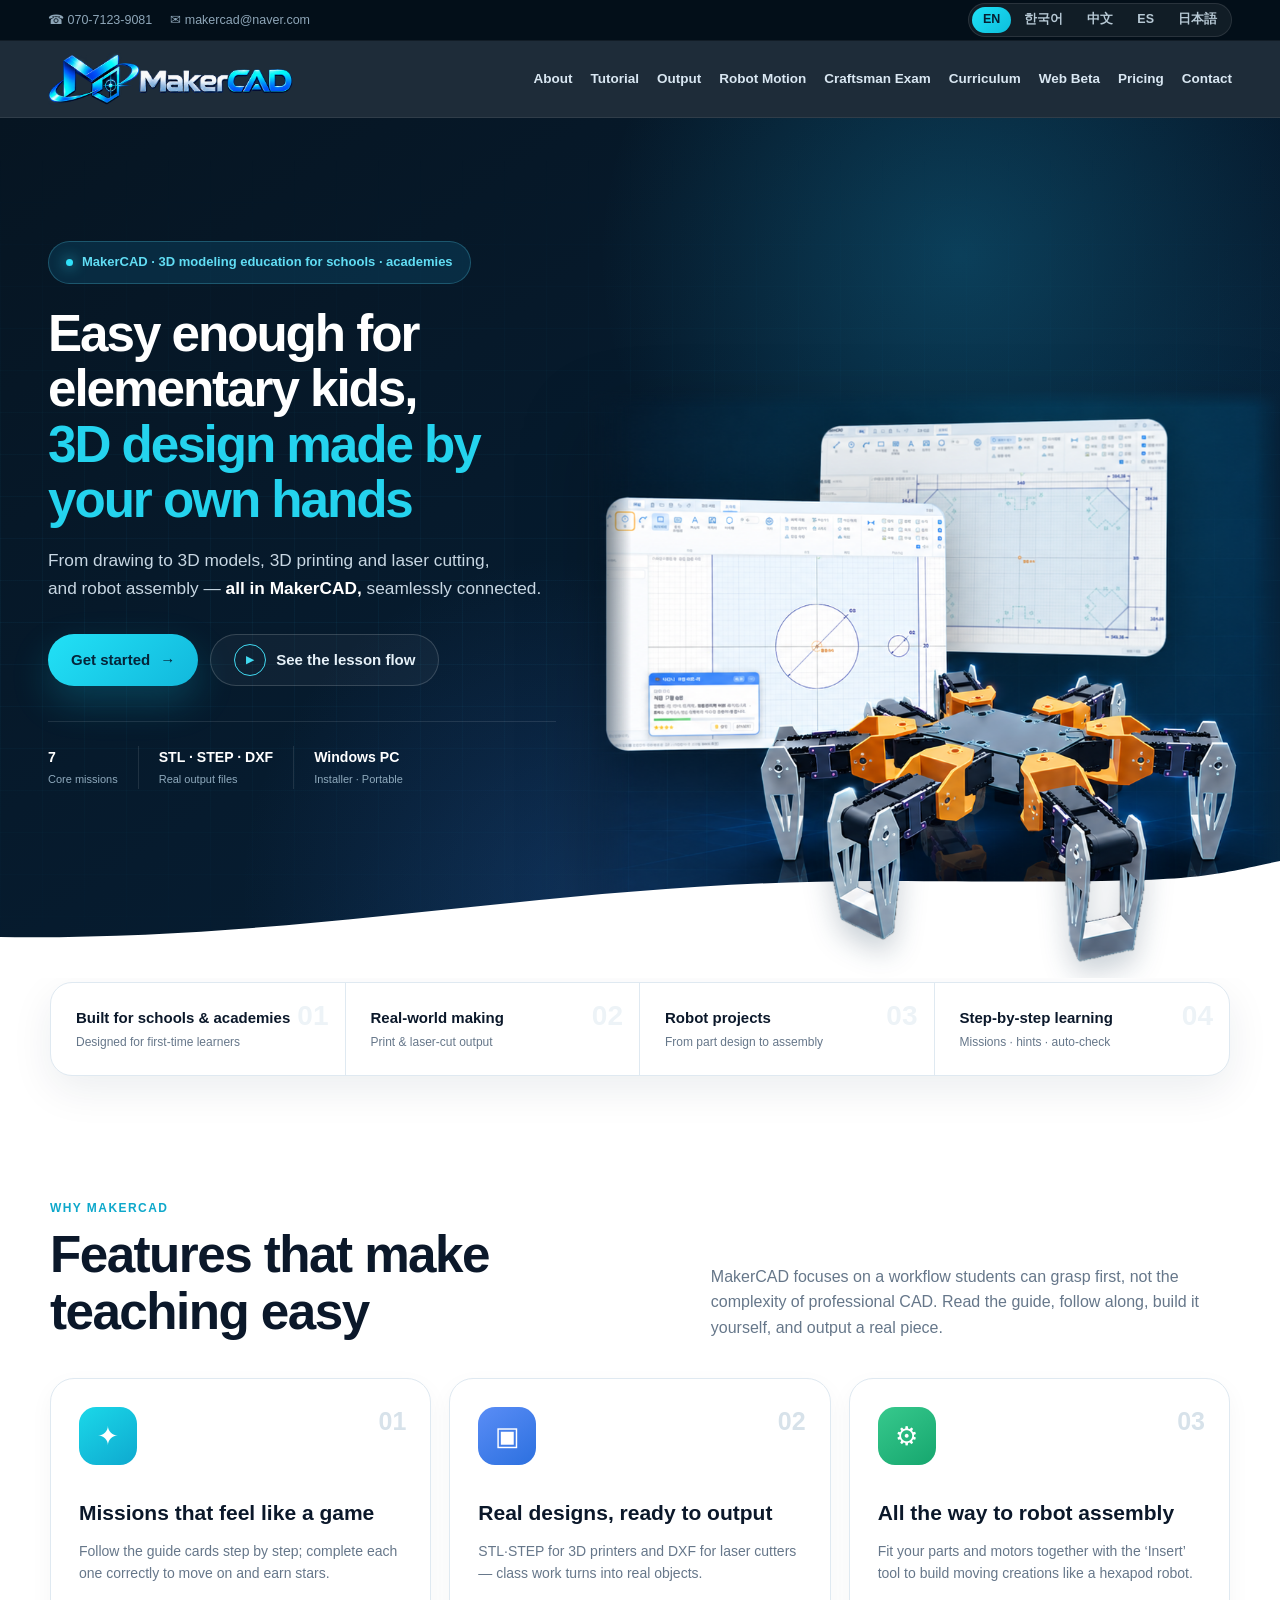
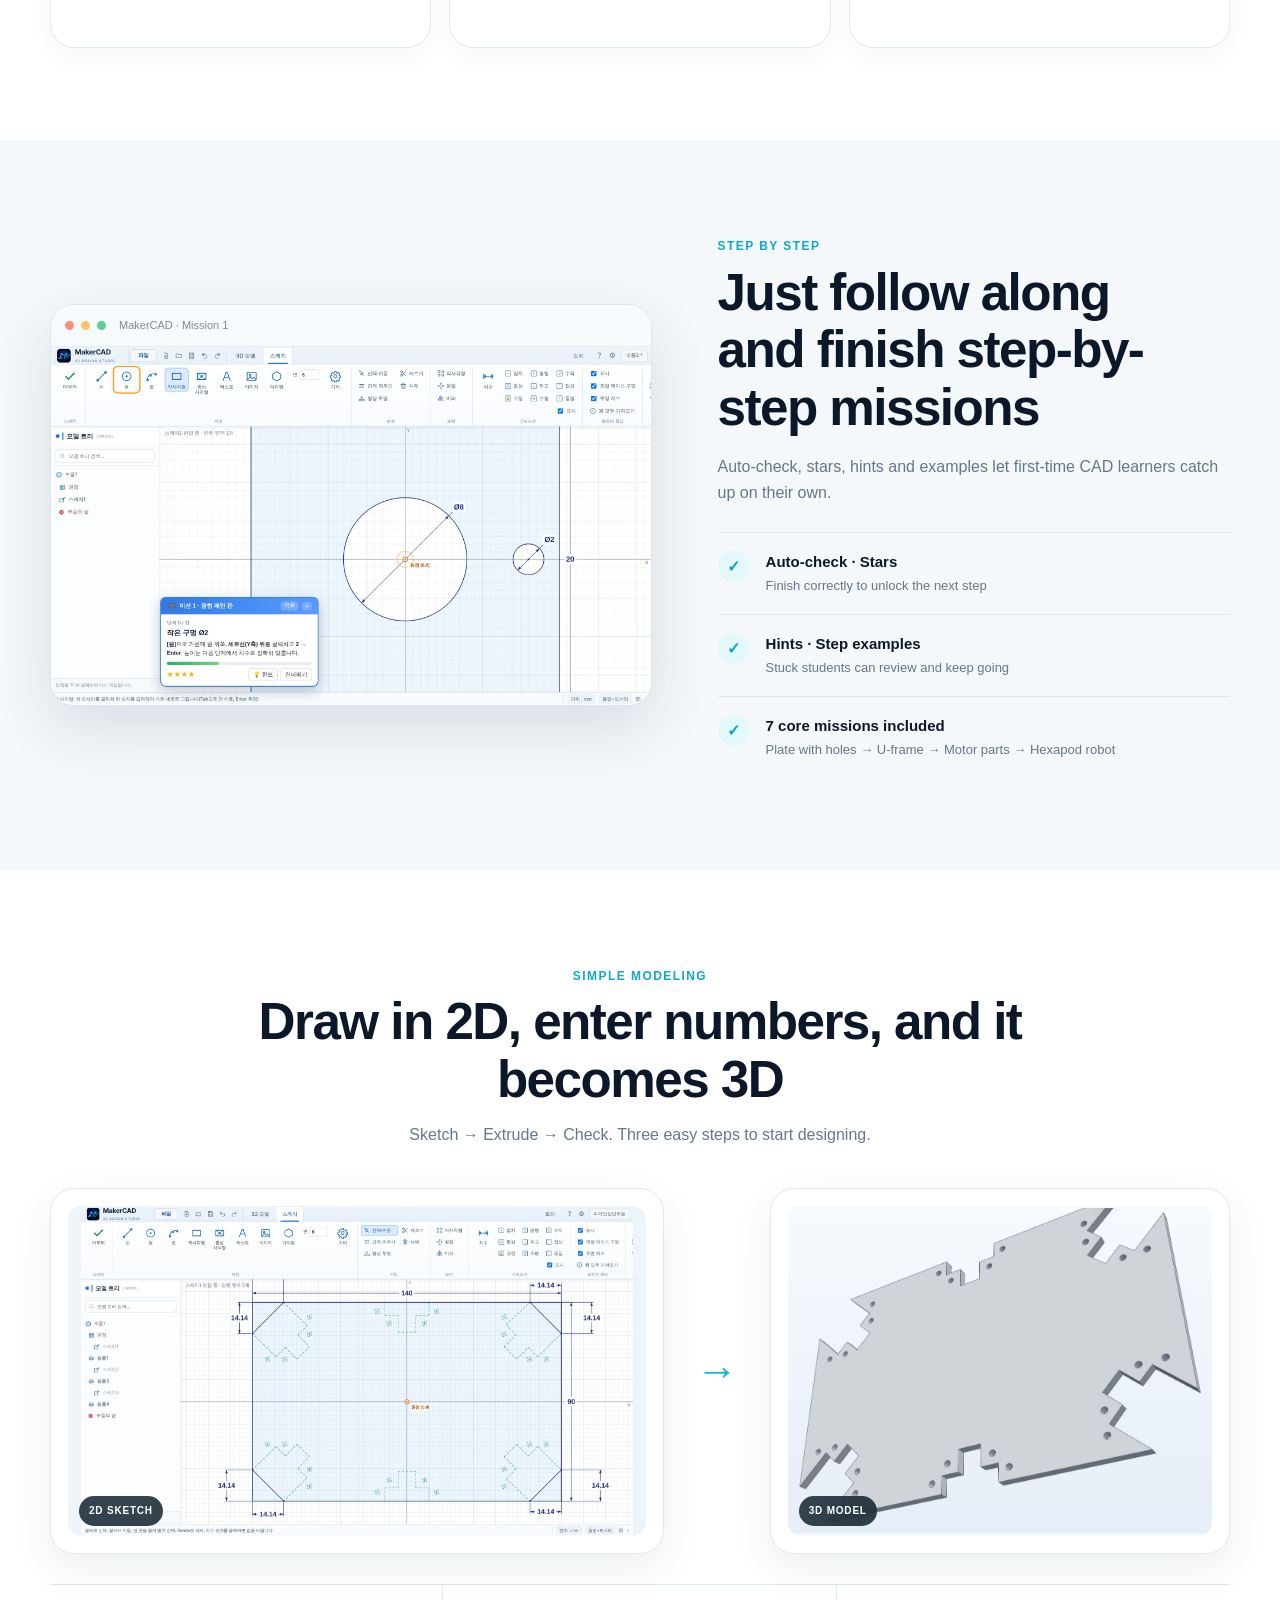
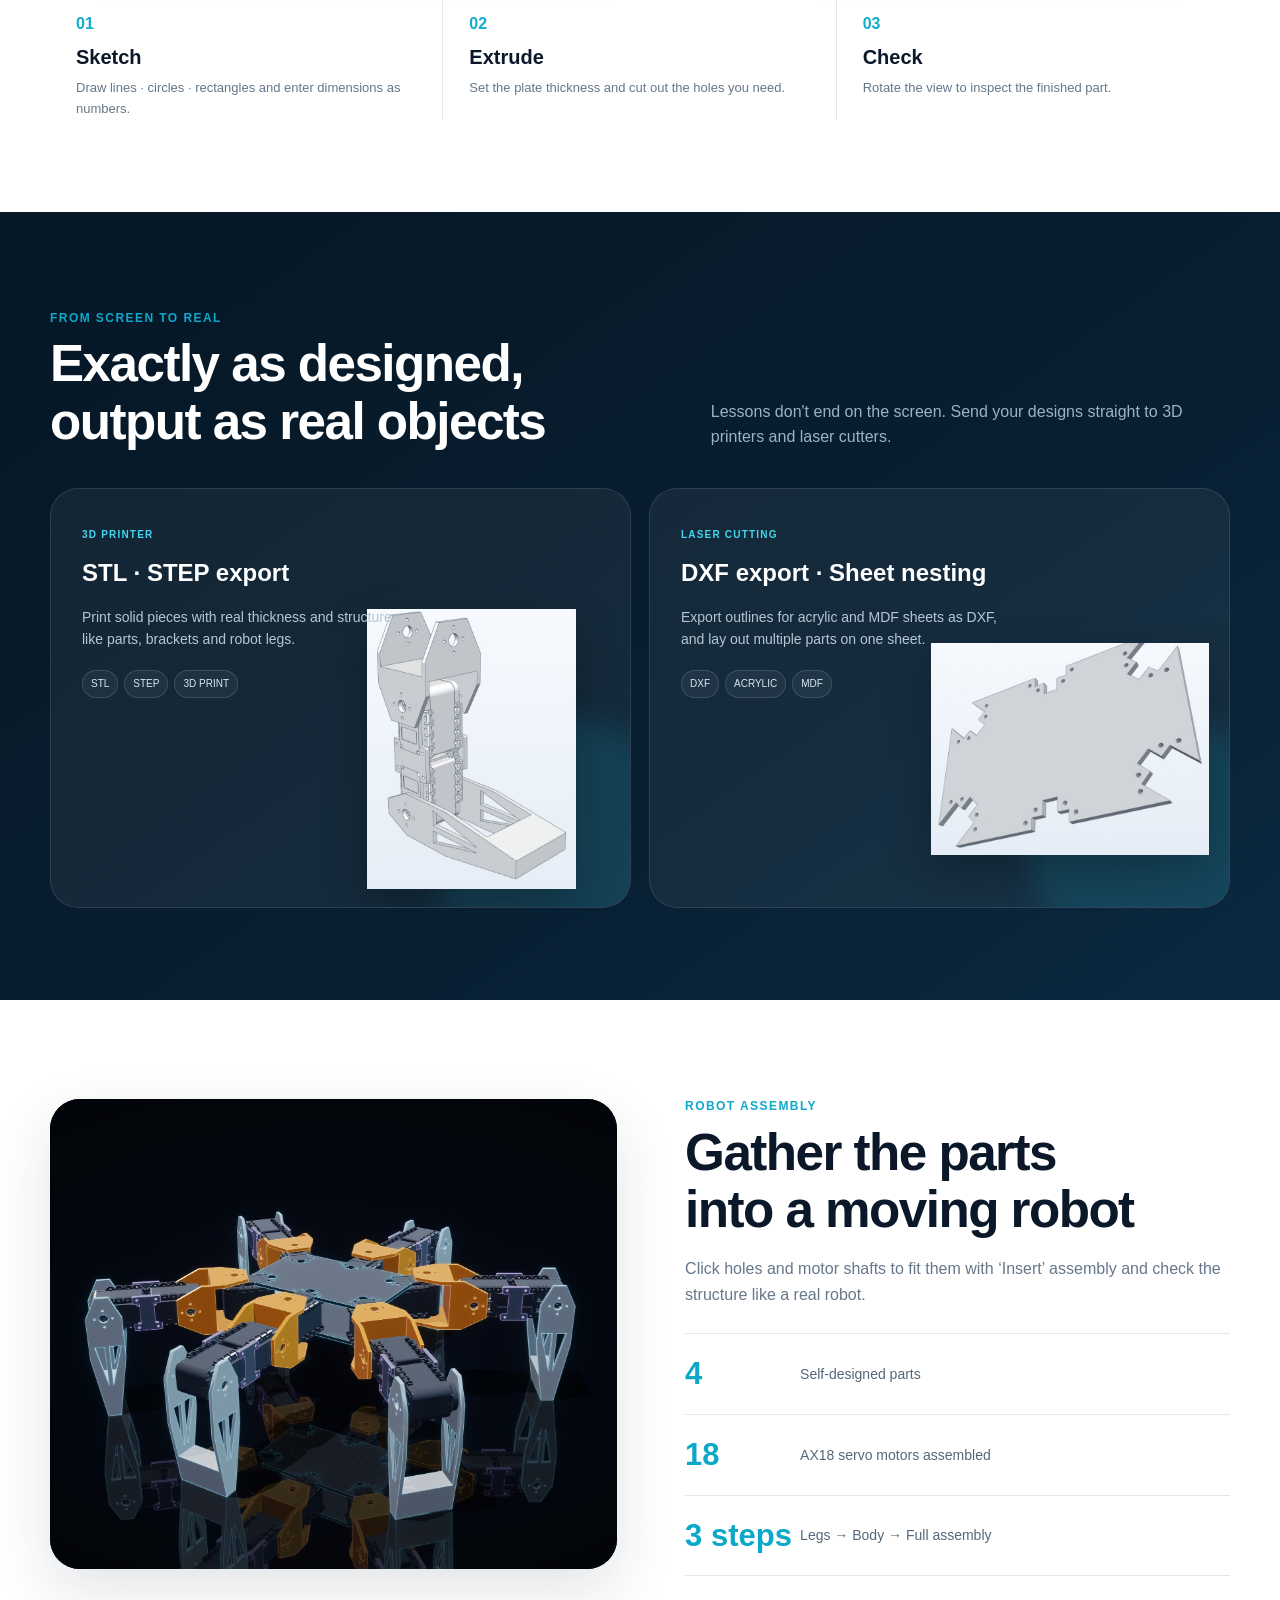
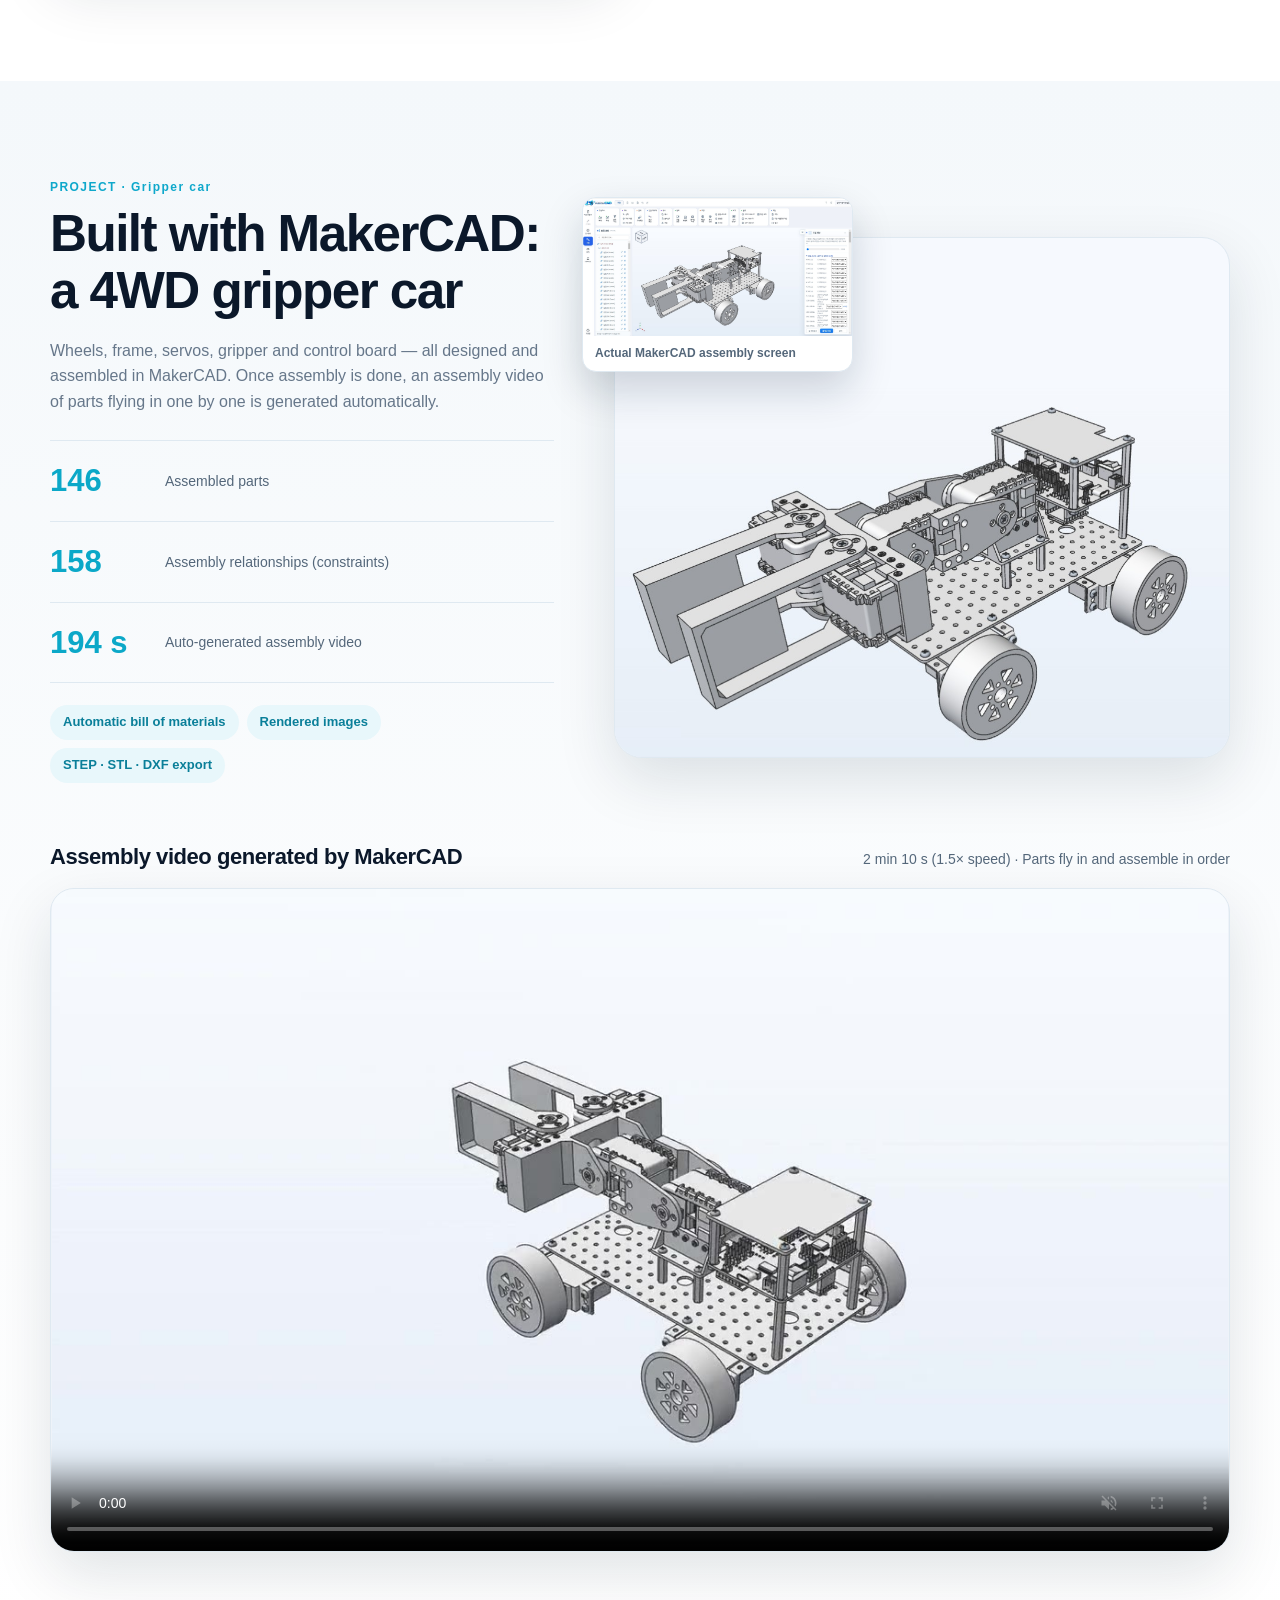
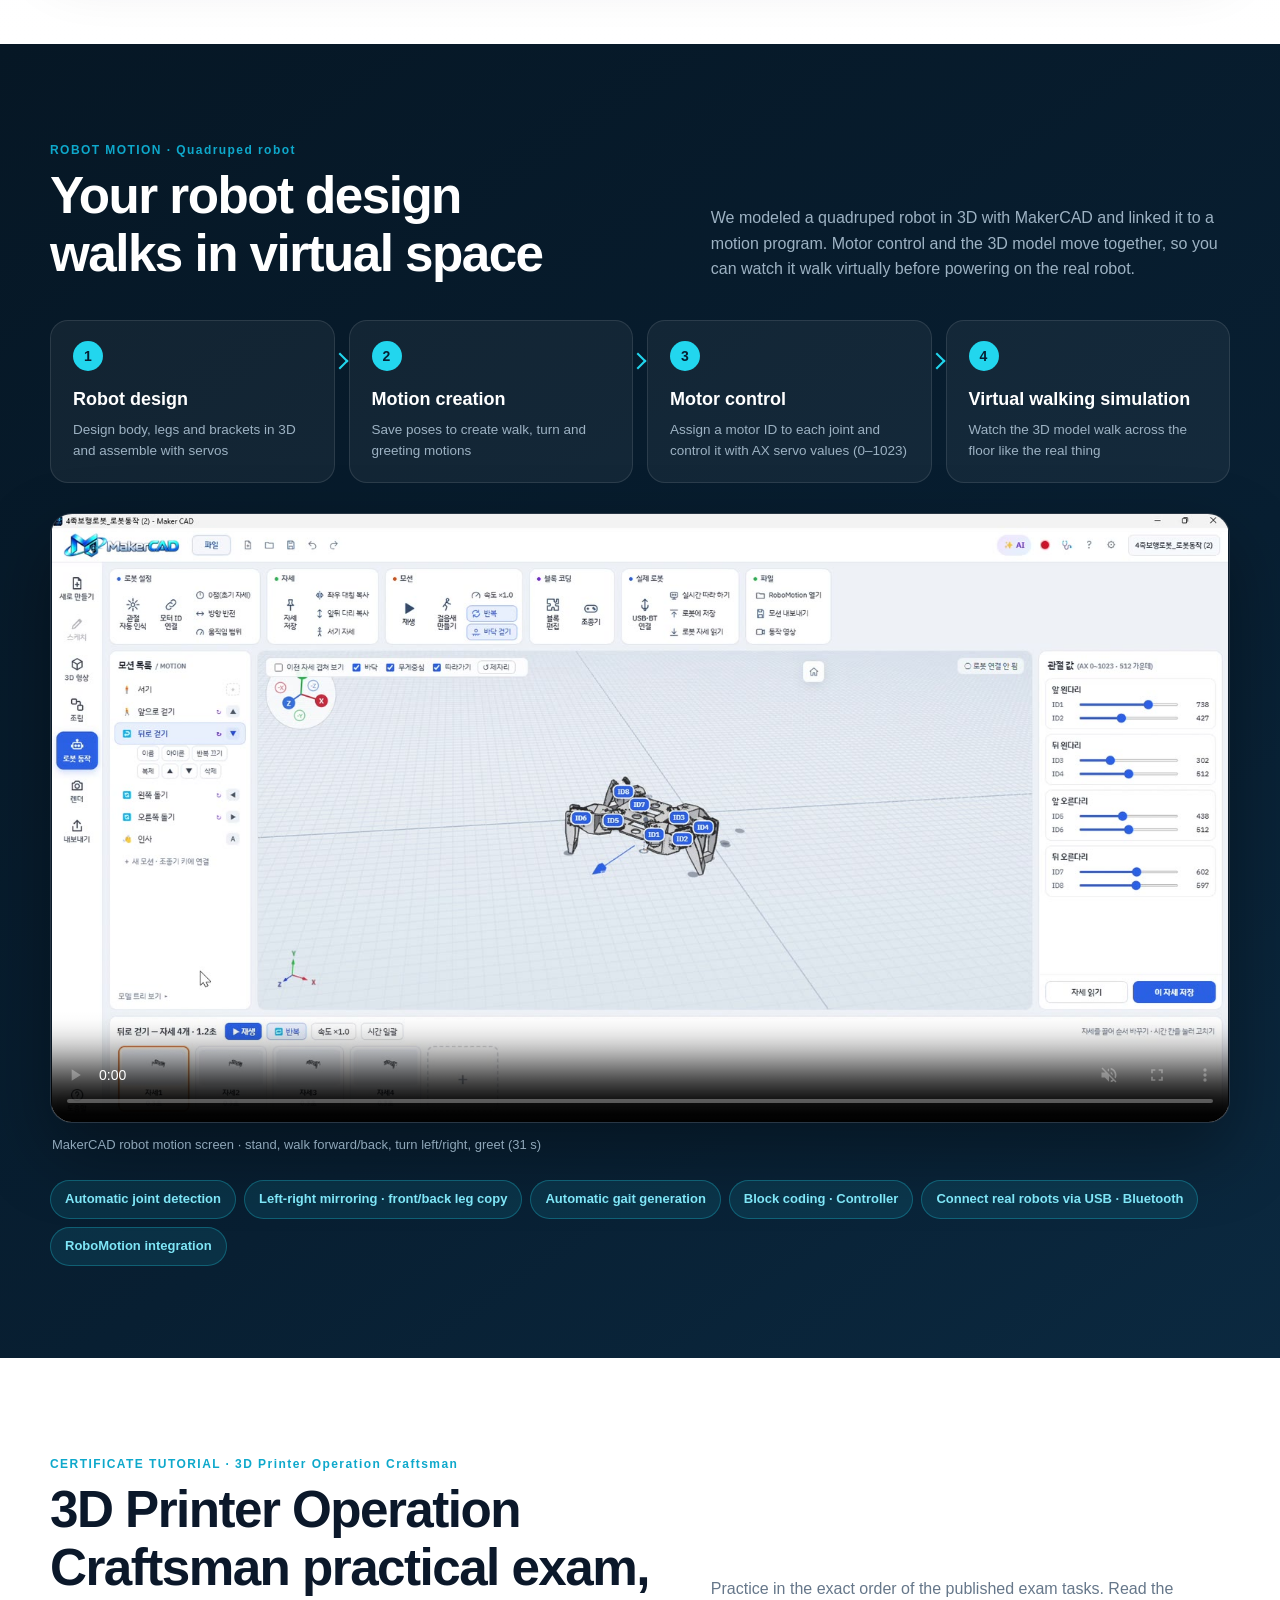
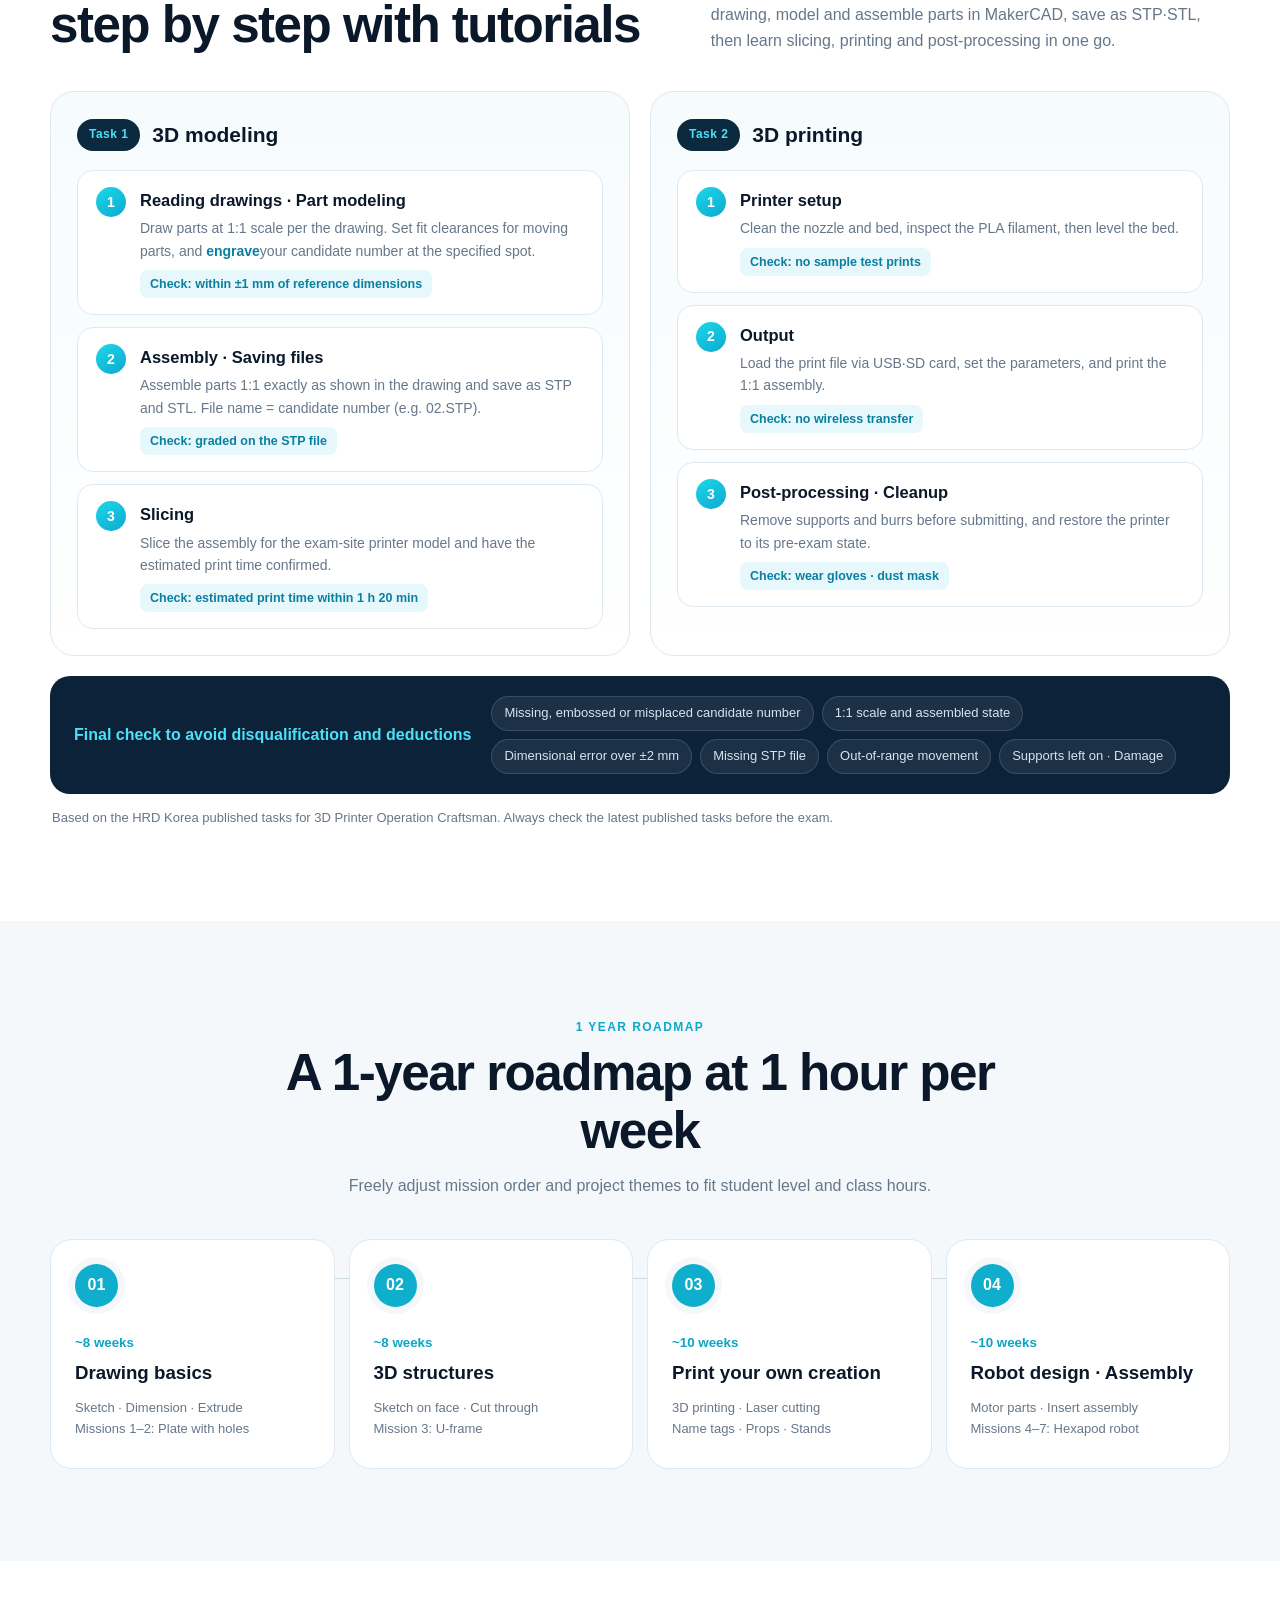
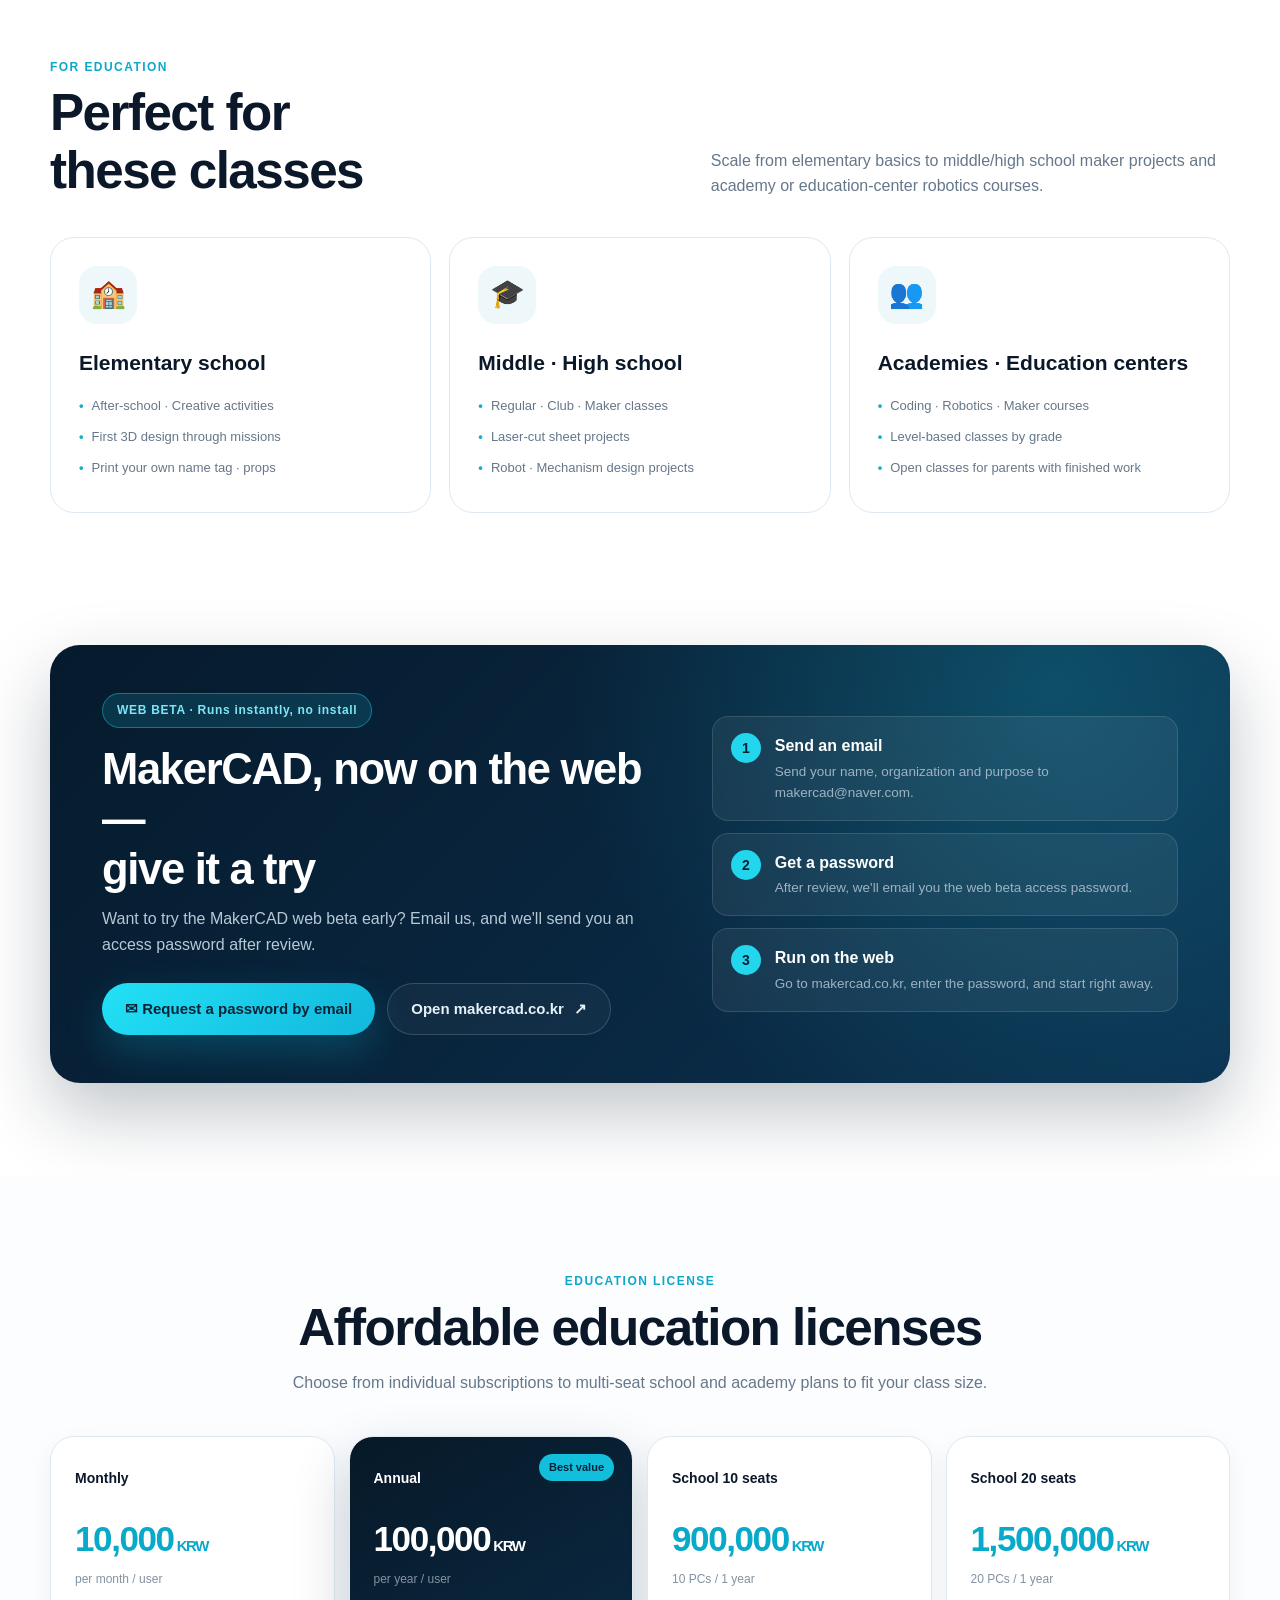
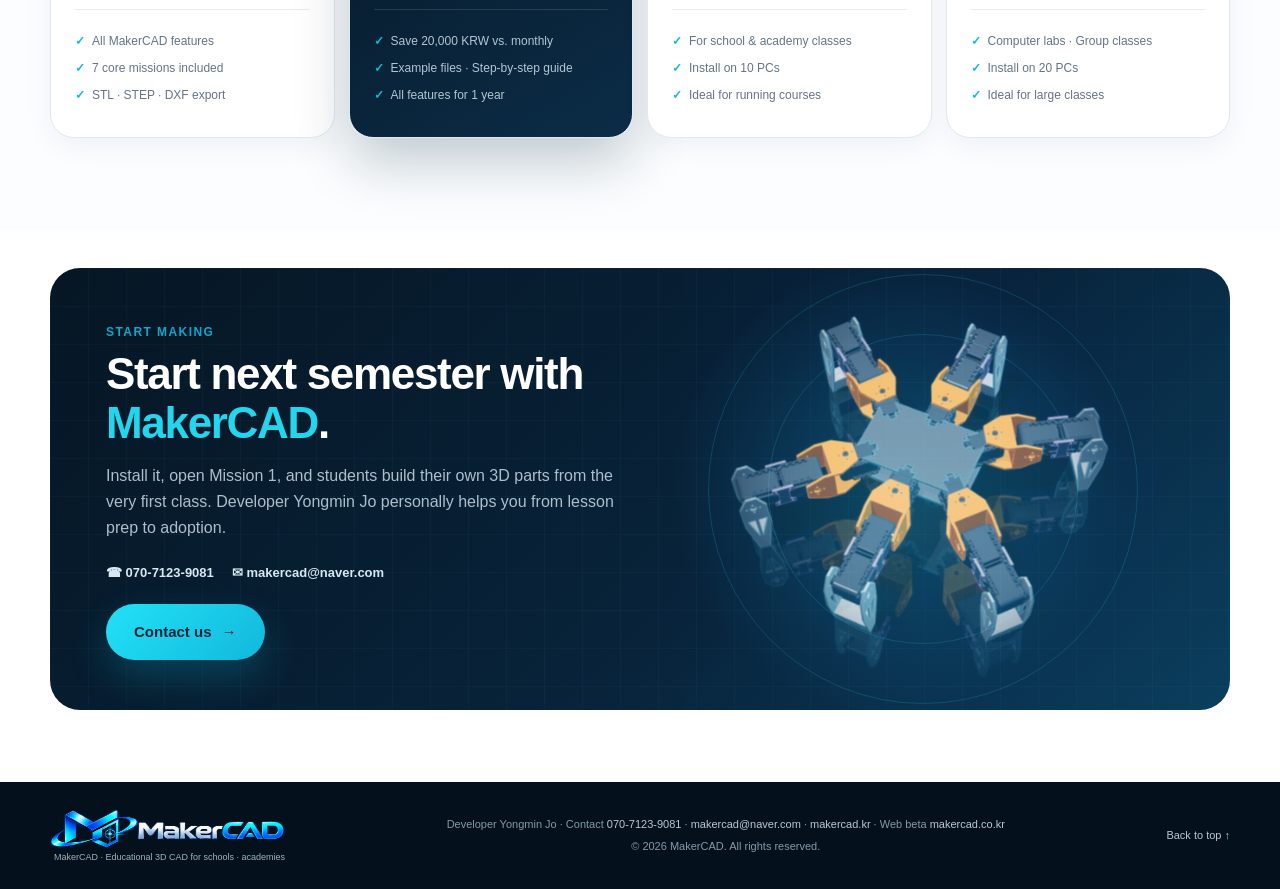
<file: en/index.html>
<!DOCTYPE html>

<html lang="en">
<head>
<meta charset="utf-8"/>
<meta content="width=device-width,initial-scale=1" name="viewport"/>
<meta content="MakerCAD is an educational 3D CAD program for schools and academies. Learn 3D modeling through step-by-step missions and connect it all to 3D printing, laser cutting and robot assembly." name="description"/>
<meta content="MakerCAD, 메이커캐드, educational 3D CAD, 3D modeling education, 3D design software, robot design, 3D printing class, laser cutting, quadruped robot, robot motion, servo motor control, walking simulation, 3D Printer Operation Craftsman, 3D printer craftsman practical exam, certification tutorial, MakerCAD web, web CAD beta, Yongmin Jo" name="keywords"/>
<link href="https://makercad.kr/en/" rel="canonical"/>
<link href="https://makercad.kr/" hreflang="ko" rel="alternate"/>
<link href="https://makercad.kr/en/" hreflang="en" rel="alternate"/>
<link href="https://makercad.kr/zh/" hreflang="zh" rel="alternate"/>
<link href="https://makercad.kr/es/" hreflang="es" rel="alternate"/>
<link href="https://makercad.kr/ja/" hreflang="ja" rel="alternate"/>
<link href="https://makercad.kr/" hreflang="x-default" rel="alternate"/>
<meta content="#071827" name="theme-color"/>
<title>MakerCAD | Educational 3D CAD for Schools and Academies</title>
<link href="../favicon.ico" rel="icon" sizes="any"/>
<link href="../assets/favicon-32.png" rel="icon" sizes="32x32" type="image/png"/>
<link href="../assets/apple-touch-icon.png" rel="apple-touch-icon"/>
<meta content="website" property="og:type"/>
<meta content="MakerCAD" property="og:site_name"/>
<meta content="MakerCAD | Educational 3D CAD for Schools and Academies" property="og:title"/>
<meta content="MakerCAD is an educational 3D CAD program for schools and academies. Learn 3D modeling through step-by-step missions and connect it all to 3D printing, laser cutting and robot assembly." property="og:description"/>
<meta content="https://makercad.kr/en/" property="og:url"/>
<meta content="https://makercad.kr/assets/makercad-logo.png" property="og:image"/>
<meta content="en_US" property="og:locale"/>
<script type="application/ld+json">{"@context": "https://schema.org", "@graph": [{"@type": "WebSite", "name": "메이커캐드 MakerCAD", "alternateName": ["MakerCAD", "메이커캐드", "메이커 캐드", "메이커CAD"], "url": "https://makercad.kr/en/", "inLanguage": "en"}, {"@type": "SoftwareApplication", "name": "MakerCAD", "alternateName": ["메이커캐드", "메이커 캐드", "메이커CAD"], "url": "https://makercad.kr/en/", "applicationCategory": "DesignApplication", "operatingSystem": "Windows", "description": "MakerCAD is an educational 3D CAD program for schools and academies. Learn 3D modeling through step-by-step missions and connect it all to 3D printing, laser cutting and robot assembly.", "image": "https://makercad.kr/assets/makercad-logo.png", "inLanguage": "en", "author": {"@id": "https://makercad.kr/#developer"}}, {"@type": "Person", "@id": "https://makercad.kr/#developer", "name": "조용민 (Yongmin Jo)", "jobTitle": "MakerCAD developer", "email": "mailto:makercad@naver.com", "telephone": "+82-70-7123-9081", "url": "https://makercad.kr/"}]}</script>
<link href="../styles.css" rel="stylesheet"/>
</head>
<body>
<header class="header" id="top">
<div class="topbar"><div class="shell topbar-in">
<span class="topbar-info"><a href="tel:07071239081">☎ 070-7123-9081</a><a href="mailto:makercad@naver.com">✉ makercad@naver.com</a></span>
<nav aria-label="Language" class="lang-switch">
<a aria-current="page" class="on" href="./" hreflang="en" lang="en">EN</a>
<a href="../" hreflang="ko" lang="ko">한국어</a>
<a href="../zh/" hreflang="zh" lang="zh">中文</a>
<a href="../es/" hreflang="es" lang="es">ES</a>
<a href="../ja/" hreflang="ja" lang="ja">日本語</a>
</nav>
</div></div>
<div class="shell nav">
<a aria-label="MakerCAD home" class="brand" href="#top">
<img alt="MakerCAD logo" class="logo-h" src="../assets/makercad-logo-horizontal.png"/>
</a>
<button aria-controls="navLinks" aria-expanded="false" class="menu">Menu</button>
<nav class="nav-links" id="navLinks">
<a href="#why">About</a>
<a href="#mission">Tutorial</a>
<a href="#output">Output</a>
<a href="#robot-motion">Robot Motion</a>
<a href="#craftsman">Craftsman Exam</a>
<a href="#roadmap">Curriculum</a>
<a href="#web-beta">Web Beta</a>
<a href="#pricing">Pricing</a>
<a href="#contact">Contact</a>
</nav>
<a class="nav-cta" href="#contact">Get MakerCAD <span>→</span></a>
</div>
</header>
<main>
<section class="hero">
<div class="hero-grid shell">
<div class="hero-copy reveal">
<div class="pill"><span></span> MakerCAD · 3D modeling education for schools · academies</div>
<h1>Easy enough for elementary kids,<br/><em>3D design made by your own hands</em></h1>
<p class="lead">From drawing to 3D models, 3D printing and laser cutting,<br class="pc"/> and robot assembly — <strong>all in MakerCAD,</strong> seamlessly connected.</p>
<div class="hero-actions">
<a class="btn primary" href="#contact">Get started <span>→</span></a>
<a class="btn secondary" href="#mission"><i>▶</i> See the lesson flow</a>
</div>
<div class="quick-facts">
<div><strong>7</strong><span>Core missions</span></div>
<div><strong>STL · STEP · DXF</strong><span>Real output files</span></div>
<div><strong>Windows PC</strong><span>Installer · Portable</span></div>
</div>
</div>
<div class="hero-stage">
<div class="hero-visual">
<img alt="MakerCAD main visual: hexapod robot and design screen" class="hero-composite" src="../assets/hero-stage-tight.png"/>
<img alt="" aria-hidden="true" class="hero-front" src="../assets/hero-robot-front.png"/>
</div>
</div>
</div>
<div class="hero-wave"></div>
</section>
<section class="trust-strip">
<div class="shell trust-grid">
<div><span class="num">01</span><b>Built for schools &amp; academies</b><small>Designed for first-time learners</small></div>
<div><span class="num">02</span><b>Real-world making</b><small>Print &amp; laser-cut output</small></div>
<div><span class="num">03</span><b>Robot projects</b><small>From part design to assembly</small></div>
<div><span class="num">04</span><b>Step-by-step learning</b><small>Missions · hints · auto-check</small></div>
</div>
</section>
<section class="section" id="why">
<div class="shell">
<div class="section-head reveal">
<div><span class="kicker">WHY MAKERCAD</span><h2>Features that make<br/>teaching easy</h2></div>
<p>MakerCAD focuses on a workflow students can grasp first, not the complexity of professional CAD. Read the guide, follow along, build it yourself, and output a real piece.</p>
</div>
<div class="feature-grid">
<article class="feature reveal"><div class="feature-icon cyan">✦</div><span>01</span><h3>Missions that feel like a game</h3><p>Follow the guide cards step by step; complete each one correctly to move on and earn stars.</p></article>
<article class="feature reveal"><div class="feature-icon blue">▣</div><span>02</span><h3>Real designs, ready to output</h3><p>STL·STEP for 3D printers and DXF for laser cutters — class work turns into real objects.</p></article>
<article class="feature reveal"><div class="feature-icon green">⚙</div><span>03</span><h3>All the way to robot assembly</h3><p>Fit your parts and motors together with the ‘Insert’ tool to build moving creations like a hexapod robot.</p></article>
</div>
</div>
</section>
<section class="section soft" id="mission">
<div class="shell split">
<div class="visual-card reveal">
<div class="window-bar"><i></i><i></i><i></i><span>MakerCAD · Mission 1</span></div>
<img alt="MakerCAD step-by-step mission screen" src="../assets/mission-ui.jpg"/>
</div>
<div class="copy reveal">
<span class="kicker">STEP BY STEP</span>
<h2>Just follow along<br/>and finish step-by-step missions</h2>
<p class="intro">Auto-check, stars, hints and examples let first-time CAD learners catch up on their own.</p>
<div class="check-list">
<div><b>Auto-check · Stars</b><span>Finish correctly to unlock the next step</span></div>
<div><b>Hints · Step examples</b><span>Stuck students can review and keep going</span></div>
<div><b>7 core missions included</b><span>Plate with holes → U-frame → Motor parts → Hexapod robot</span></div>
</div>
</div>
</div>
</section>
<section class="section design-flow">
<div class="shell">
<div class="center-head reveal"><span class="kicker">SIMPLE MODELING</span><h2>Draw in 2D, enter numbers, and it becomes 3D</h2><p>Sketch → Extrude → Check. Three easy steps to start designing.</p></div>
<div class="flow-showcase reveal">
<div class="flow-image"><img alt="2D sketch screen" src="../assets/sketch-ui.jpg"/><span class="label">2D SKETCH</span></div>
<div class="arrow">→</div>
<div class="flow-image part"><img alt="Finished 3D part" src="../assets/laser-part.jpg"/><span class="label">3D MODEL</span></div>
</div>
<div class="steps">
<div><span>01</span><h3>Sketch</h3><p>Draw lines · circles · rectangles and enter dimensions as numbers.</p></div>
<div><span>02</span><h3>Extrude</h3><p>Set the plate thickness and cut out the holes you need.</p></div>
<div><span>03</span><h3>Check</h3><p>Rotate the view to inspect the finished part.</p></div>
</div>
</div>
</section>
<section class="section dark" id="output">
<div class="shell">
<div class="section-head light-head reveal">
<div><span class="kicker">FROM SCREEN TO REAL</span><h2>Exactly as designed,<br/>output as real objects</h2></div>
<p>Lessons don't end on the screen. Send your designs straight to 3D printers and laser cutters.</p>
</div>
<div class="output-grid">
<article class="output-card reveal">
<div class="output-copy"><span class="mini">3D PRINTER</span><h3>STL · STEP export</h3><p>Print solid pieces with real thickness and structure, like parts, brackets and robot legs.</p><div class="chips"><span>STL</span><span>STEP</span><span>3D PRINT</span></div></div>
<img alt="Part for 3D printing" src="../assets/printed-part.jpg"/>
</article>
<article class="output-card reveal">
<div class="output-copy"><span class="mini">LASER CUTTING</span><h3>DXF export · Sheet nesting</h3><p>Export outlines for acrylic and MDF sheets as DXF, and lay out multiple parts on one sheet.</p><div class="chips"><span>DXF</span><span>ACRYLIC</span><span>MDF</span></div></div>
<img alt="Flat part for laser cutting" src="../assets/panel-part.jpg"/>
</article>
</div>
</div>
</section>
<section class="section robot-section">
<div class="shell robot-grid">
<div class="robot-visual reveal"><img alt="MakerCAD hexapod robot assembly example" src="../assets/robot-assembly.jpg"/><span class="glow-ring"></span></div>
<div class="copy reveal"><span class="kicker">ROBOT ASSEMBLY</span><h2>Gather the parts<br/>into a moving robot</h2><p class="intro">Click holes and motor shafts to fit them with ‘Insert’ assembly and check the structure like a real robot.</p>
<div class="robot-stats"><div><b>4</b><span>Self-designed parts</span></div><div><b>18</b><span>AX18 servo motors assembled</span></div><div><b>3 steps</b><span>Legs → Body → Full assembly</span></div></div>
</div>
</div>
</section>
<section class="section car-section" id="gripper-car">
<div class="shell car-grid">
<div class="copy reveal"><span class="kicker">PROJECT · Gripper car</span><h2>Built with MakerCAD:<br/>a 4WD gripper car</h2><p class="intro">Wheels, frame, servos, gripper and control board — all designed and assembled in MakerCAD. Once assembly is done, an assembly video of parts flying in one by one is generated automatically.</p>
<div class="robot-stats"><div><b>146</b><span>Assembled parts</span></div><div><b>158</b><span>Assembly relationships (constraints)</span></div><div><b>194 s</b><span>Auto-generated assembly video</span></div></div>
<ul class="car-tags"><li>Automatic bill of materials</li><li>Rendered images</li><li>STEP · STL · DXF export</li></ul>
</div>
<div class="car-visual reveal">
<figure class="car-model"><img alt="3D model of a 4WD gripper car assembled in MakerCAD" loading="lazy" src="../assets/gripper-car-model.jpg"/></figure>
<figure class="car-ui"><img alt="MakerCAD assembly screen: model tree, 3D assembly, assembly video timeline" loading="lazy" src="../assets/gripper-car-ui.jpg"/><figcaption>Actual MakerCAD assembly screen</figcaption></figure>
</div>
</div>
<div class="shell car-video reveal">
<div class="car-video-head"><h3>Assembly video generated by MakerCAD</h3><span>2 min 10 s (1.5× speed) · Parts fly in and assemble in order</span></div>
<video controls="" muted="" playsinline="" poster="../assets/gripper-car-assembly-poster.jpg?v=2" preload="metadata">
<source src="../assets/gripper-car-assembly.mp4?v=2" type="video/mp4"/>
          Your browser cannot play this video. <a href="../assets/gripper-car-assembly.mp4">Download video</a>
</video>
</div>
</section>
<section class="section dark quad-section" id="robot-motion">
<div class="shell">
<div class="section-head light-head reveal">
<div><span class="kicker">ROBOT MOTION · Quadruped robot</span><h2>Your robot design<br/>walks in virtual space</h2></div>
<p>We modeled a quadruped robot in 3D with MakerCAD and linked it to a motion program. Motor control and the 3D model move together, so you can watch it walk virtually before powering on the real robot.</p>
</div>
<ol class="quad-flow reveal">
<li><b>Robot design</b><span>Design body, legs and brackets in 3D and assemble with servos</span></li>
<li><b>Motion creation</b><span>Save poses to create walk, turn and greeting motions</span></li>
<li><b>Motor control</b><span>Assign a motor ID to each joint and control it with AX servo values (0–1023)</span></li>
<li><b>Virtual walking simulation</b><span>Watch the 3D model walk across the floor like the real thing</span></li>
</ol>
<div class="quad-video reveal">
<video controls="" loop="" muted="" playsinline="" poster="../assets/quadruped-motion-poster.jpg" preload="metadata">
<source src="../assets/quadruped-motion.mp4" type="video/mp4"/>
            Your browser cannot play this video. <a href="../assets/quadruped-motion.mp4">Download video</a>
</video>
<p class="quad-caption">MakerCAD robot motion screen · stand, walk forward/back, turn left/right, greet (31 s)</p>
</div>
<ul class="quad-tags reveal"><li>Automatic joint detection</li><li>Left-right mirroring · front/back leg copy</li><li>Automatic gait generation</li><li>Block coding · Controller</li><li>Connect real robots via USB · Bluetooth</li><li>RoboMotion integration</li></ul>
</div>
</section>
<section class="section cert-section" id="craftsman">
<div class="shell">
<div class="section-head reveal">
<div><span class="kicker">CERTIFICATE TUTORIAL · 3D Printer Operation Craftsman</span><h2>3D Printer Operation Craftsman practical exam,<br/>step by step with tutorials</h2></div>
<p>Practice in the exact order of the published exam tasks. Read the drawing, model and assemble parts in MakerCAD, save as STP·STL, then learn slicing, printing and post-processing in one go.</p>
</div>
<div class="cert-tracks">
<div class="cert-track reveal">
<div class="cert-track-head"><span>Task 1</span><b>3D modeling</b></div>
<ol class="cert-steps">
<li><b>Reading drawings · Part modeling</b><span>Draw parts at 1:1 scale per the drawing. Set fit clearances for moving parts, and <em>engrave</em>your candidate number at the specified spot.</span><i>Check: within ±1 mm of reference dimensions</i></li>
<li><b>Assembly · Saving files</b><span>Assemble parts 1:1 exactly as shown in the drawing and save as STP and STL. File name = candidate number (e.g. 02.STP).</span><i>Check: graded on the STP file</i></li>
<li><b>Slicing</b><span>Slice the assembly for the exam-site printer model and have the estimated print time confirmed.</span><i>Check: estimated print time within 1 h 20 min</i></li>
</ol>
</div>
<div class="cert-track reveal">
<div class="cert-track-head"><span>Task 2</span><b>3D printing</b></div>
<ol class="cert-steps">
<li><b>Printer setup</b><span>Clean the nozzle and bed, inspect the PLA filament, then level the bed.</span><i>Check: no sample test prints</i></li>
<li><b>Output</b><span>Load the print file via USB·SD card, set the parameters, and print the 1:1 assembly.</span><i>Check: no wireless transfer</i></li>
<li><b>Post-processing · Cleanup</b><span>Remove supports and burrs before submitting, and restore the printer to its pre-exam state.</span><i>Check: wear gloves · dust mask</i></li>
</ol>
</div>
</div>
<div class="cert-check reveal">
<b>Final check to avoid disqualification and deductions</b>
<ul><li>Missing, embossed or misplaced candidate number</li><li>1:1 scale and assembled state</li><li>Dimensional error over ±2 mm</li><li>Missing STP file</li><li>Out-of-range movement</li><li>Supports left on · Damage</li></ul>
</div>
<p class="cert-note">Based on the HRD Korea published tasks for 3D Printer Operation Craftsman. Always check the latest published tasks before the exam.</p>
</div>
</section>
<section class="section soft" id="roadmap">
<div class="shell">
<div class="center-head reveal"><span class="kicker">1 YEAR ROADMAP</span><h2>A 1-year roadmap at 1 hour per week</h2><p>Freely adjust mission order and project themes to fit student level and class hours.</p></div>
<div class="roadmap">
<article class="reveal"><span>01</span><small>~8 weeks</small><h3>Drawing basics</h3><p>Sketch · Dimension · Extrude<br/>Missions 1–2: Plate with holes</p></article>
<article class="reveal"><span>02</span><small>~8 weeks</small><h3>3D structures</h3><p>Sketch on face · Cut through<br/>Mission 3: U-frame</p></article>
<article class="reveal"><span>03</span><small>~10 weeks</small><h3>Print your own creation</h3><p>3D printing · Laser cutting<br/>Name tags · Props · Stands</p></article>
<article class="reveal"><span>04</span><small>~10 weeks</small><h3>Robot design · Assembly</h3><p>Motor parts · Insert assembly<br/>Missions 4–7: Hexapod robot</p></article>
</div>
</div>
</section>
<section class="section audience">
<div class="shell">
<div class="section-head reveal"><div><span class="kicker">FOR EDUCATION</span><h2>Perfect for<br/>these classes</h2></div><p>Scale from elementary basics to middle/high school maker projects and academy or education-center robotics courses.</p></div>
<div class="audience-grid">
<article class="reveal"><div class="audience-icon">🏫</div><h3>Elementary school</h3><ul><li>After-school · Creative activities</li><li>First 3D design through missions</li><li>Print your own name tag · props</li></ul></article>
<article class="reveal"><div class="audience-icon">🎓</div><h3>Middle · High school</h3><ul><li>Regular · Club · Maker classes</li><li>Laser-cut sheet projects</li><li>Robot · Mechanism design projects</li></ul></article>
<article class="reveal"><div class="audience-icon">👥</div><h3>Academies · Education centers</h3><ul><li>Coding · Robotics · Maker courses</li><li>Level-based classes by grade</li><li>Open classes for parents with finished work</li></ul></article>
</div>
</div>
</section>
<section class="section beta-section" id="web-beta">
<div class="shell">
<div class="beta-card reveal">
<div class="beta-copy">
<span class="beta-badge">WEB BETA · Runs instantly, no install</span>
<h2>MakerCAD, now on the web —<br/>give it a try</h2>
<p>Want to try the MakerCAD web beta early? Email us, and we'll send you an access password after review.</p>
<div class="beta-actions">
<a class="btn primary" href="mailto:makercad@naver.com?subject=%5B%EB%A9%94%EC%9D%B4%EC%BB%A4%EC%BA%90%EB%93%9C%20%EC%9B%B9%20%EB%B2%A0%ED%83%80%5D%20%EB%B9%84%EB%B0%80%EB%B2%88%ED%98%B8%20%EC%9A%94%EC%B2%AD&amp;body=%EC%9D%B4%EB%A6%84%3A%0A%EC%86%8C%EC%86%8D(%ED%95%99%EA%B5%90%C2%B7%ED%95%99%EC%9B%90%C2%B7%EA%B8%B0%EA%B4%80)%3A%0A%EC%97%B0%EB%9D%BD%EC%B2%98%3A%0A%EC%82%AC%EC%9A%A9%20%EB%AA%A9%EC%A0%81%3A%0A">✉ Request a password by email</a>
<a class="btn secondary" href="https://makercad.co.kr/" rel="noopener" target="_blank">Open makercad.co.kr <span>↗</span></a>
</div>
</div>
<ol class="beta-steps">
<li><b>Send an email</b><span>Send your name, organization and purpose to makercad@naver.com.</span></li>
<li><b>Get a password</b><span>After review, we'll email you the web beta access password.</span></li>
<li><b>Run on the web</b><span>Go to makercad.co.kr, enter the password, and start right away.</span></li>
</ol>
</div>
</div>
</section>
<section class="section pricing" id="pricing">
<div class="shell">
<div class="center-head reveal"><span class="kicker">EDUCATION LICENSE</span><h2>Affordable education licenses</h2><p>Choose from individual subscriptions to multi-seat school and academy plans to fit your class size.</p></div>
<div class="price-grid">
<article class="price-card reveal"><span class="price-title">Monthly</span><strong>10,000<small>KRW</small></strong><p>per month / user</p><ul><li>All MakerCAD features</li><li>7 core missions included</li><li>STL · STEP · DXF export</li></ul></article>
<article class="price-card featured reveal"><div class="recommend">Best value</div><span class="price-title">Annual</span><strong>100,000<small>KRW</small></strong><p>per year / user</p><ul><li>Save 20,000 KRW vs. monthly</li><li>Example files · Step-by-step guide</li><li>All features for 1 year</li></ul></article>
<article class="price-card reveal"><span class="price-title">School 10 seats</span><strong>900,000<small>KRW</small></strong><p>10 PCs / 1 year</p><ul><li>For school &amp; academy classes</li><li>Install on 10 PCs</li><li>Ideal for running courses</li></ul></article>
<article class="price-card reveal"><span class="price-title">School 20 seats</span><strong>1,500,000<small>KRW</small></strong><p>20 PCs / 1 year</p><ul><li>Computer labs · Group classes</li><li>Install on 20 PCs</li><li>Ideal for large classes</li></ul></article>
</div>
</div>
</section>
<section class="cta-section" id="contact">
<div class="shell cta-card reveal">
<div class="cta-copy"><span class="kicker">START MAKING</span><h2>Start next semester with<br/><em>MakerCAD</em>.</h2><p>Install it, open Mission 1, and students build their own 3D parts from the very first class. Developer Yongmin Jo personally helps you from lesson prep to adoption.</p><div class="contact-row"><a href="tel:07071239081">☎ 070-7123-9081</a><a href="mailto:makercad@naver.com">✉ makercad@naver.com</a></div><a class="btn primary large" href="tel:07071239081">Contact us <span>→</span></a></div>
<div class="cta-visual"><img alt="MakerCAD hexapod robot" src="../assets/robot-top-crop.jpg"/><div class="orbit one"></div><div class="orbit two"></div></div>
</div>
</section>
</main>
<footer>
<div class="shell footer-grid">
<a class="brand footer-brand" href="#top"><span><img alt="MakerCAD logo" class="logo-h" src="../assets/makercad-logo-horizontal.png"/><small>MakerCAD · Educational 3D CAD for schools · academies</small></span></a>
<div class="footer-info"><p>Developer Yongmin Jo · Contact <a href="tel:07071239081">070-7123-9081</a> · <a href="mailto:makercad@naver.com">makercad@naver.com</a> · <a href="https://makercad.kr/">makercad.kr</a> · Web beta <a href="https://makercad.co.kr/" rel="noopener" target="_blank">makercad.co.kr</a></p><p>© <span id="year"></span> MakerCAD. All rights reserved.</p></div>
<a class="to-top" href="#top">Back to top ↑</a>
</div>
</footer>
<script src="../script.js"></script>
</body>
</html>
</file>
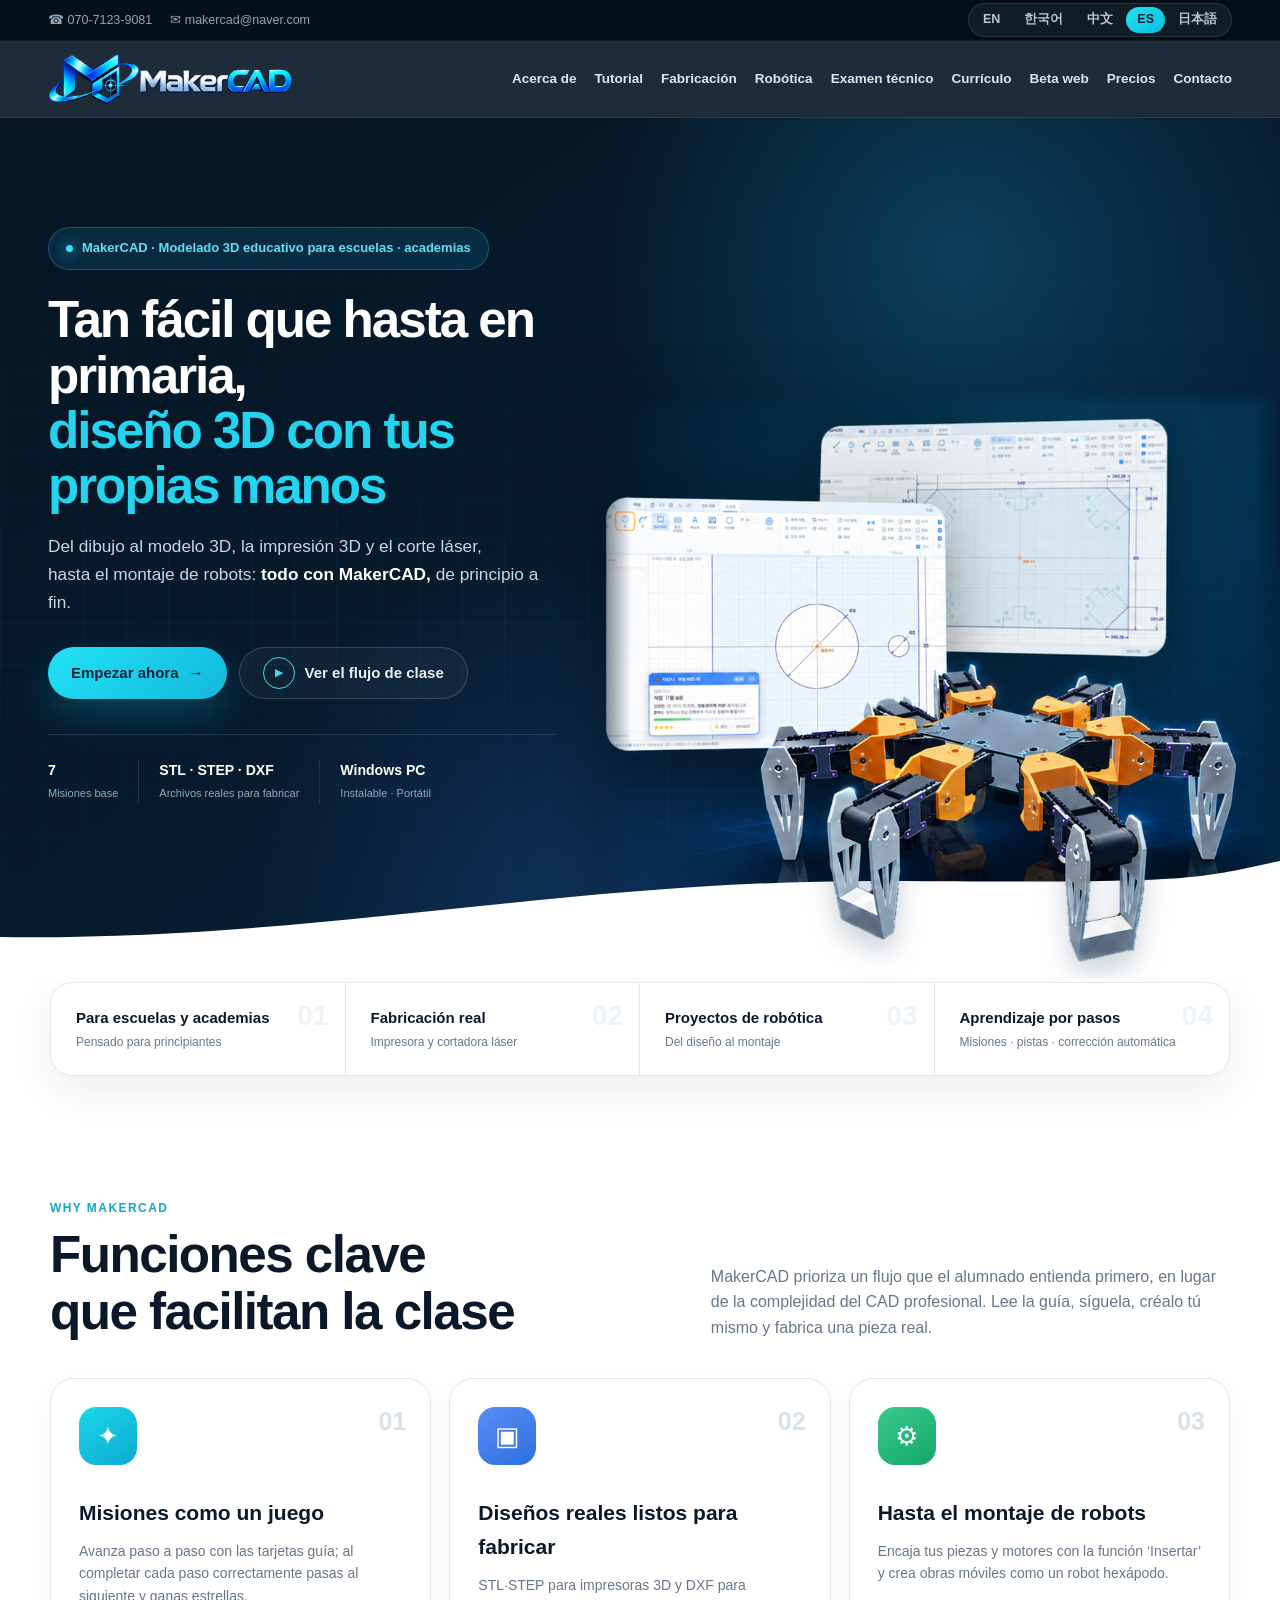
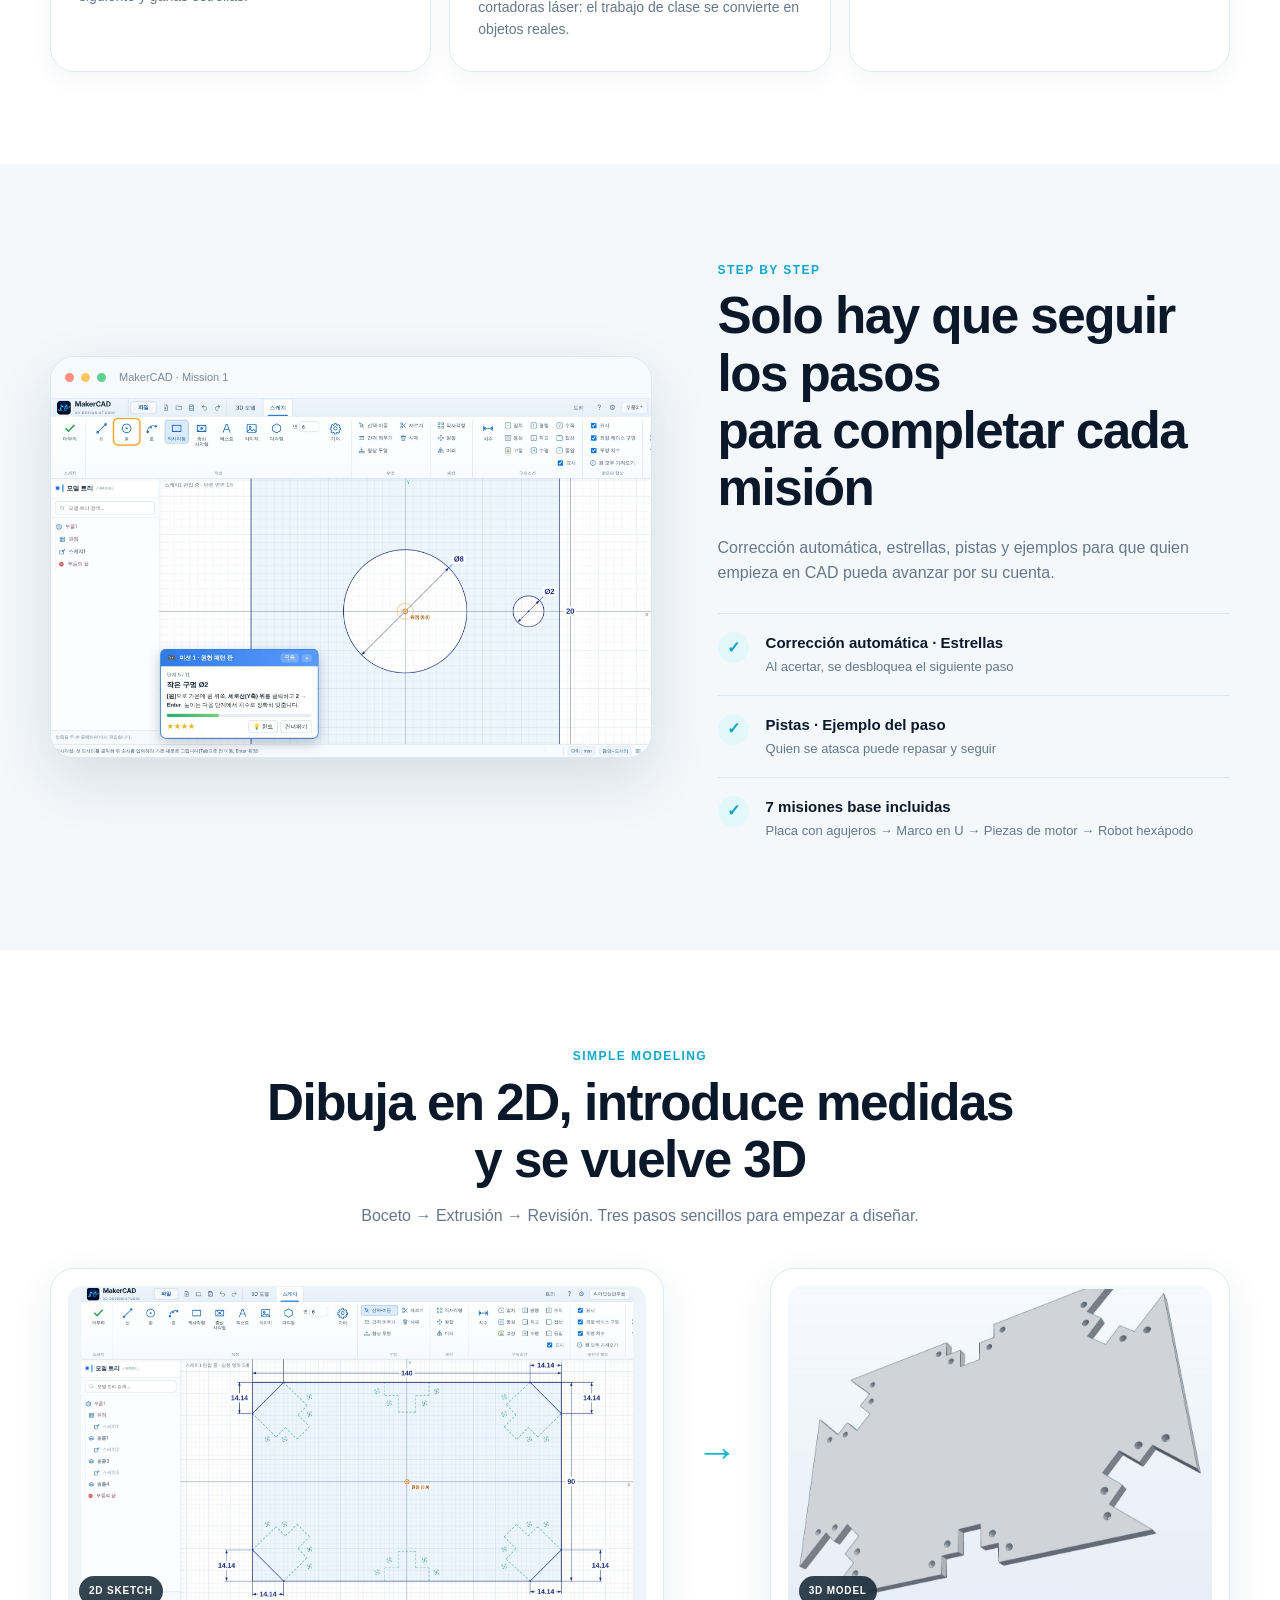
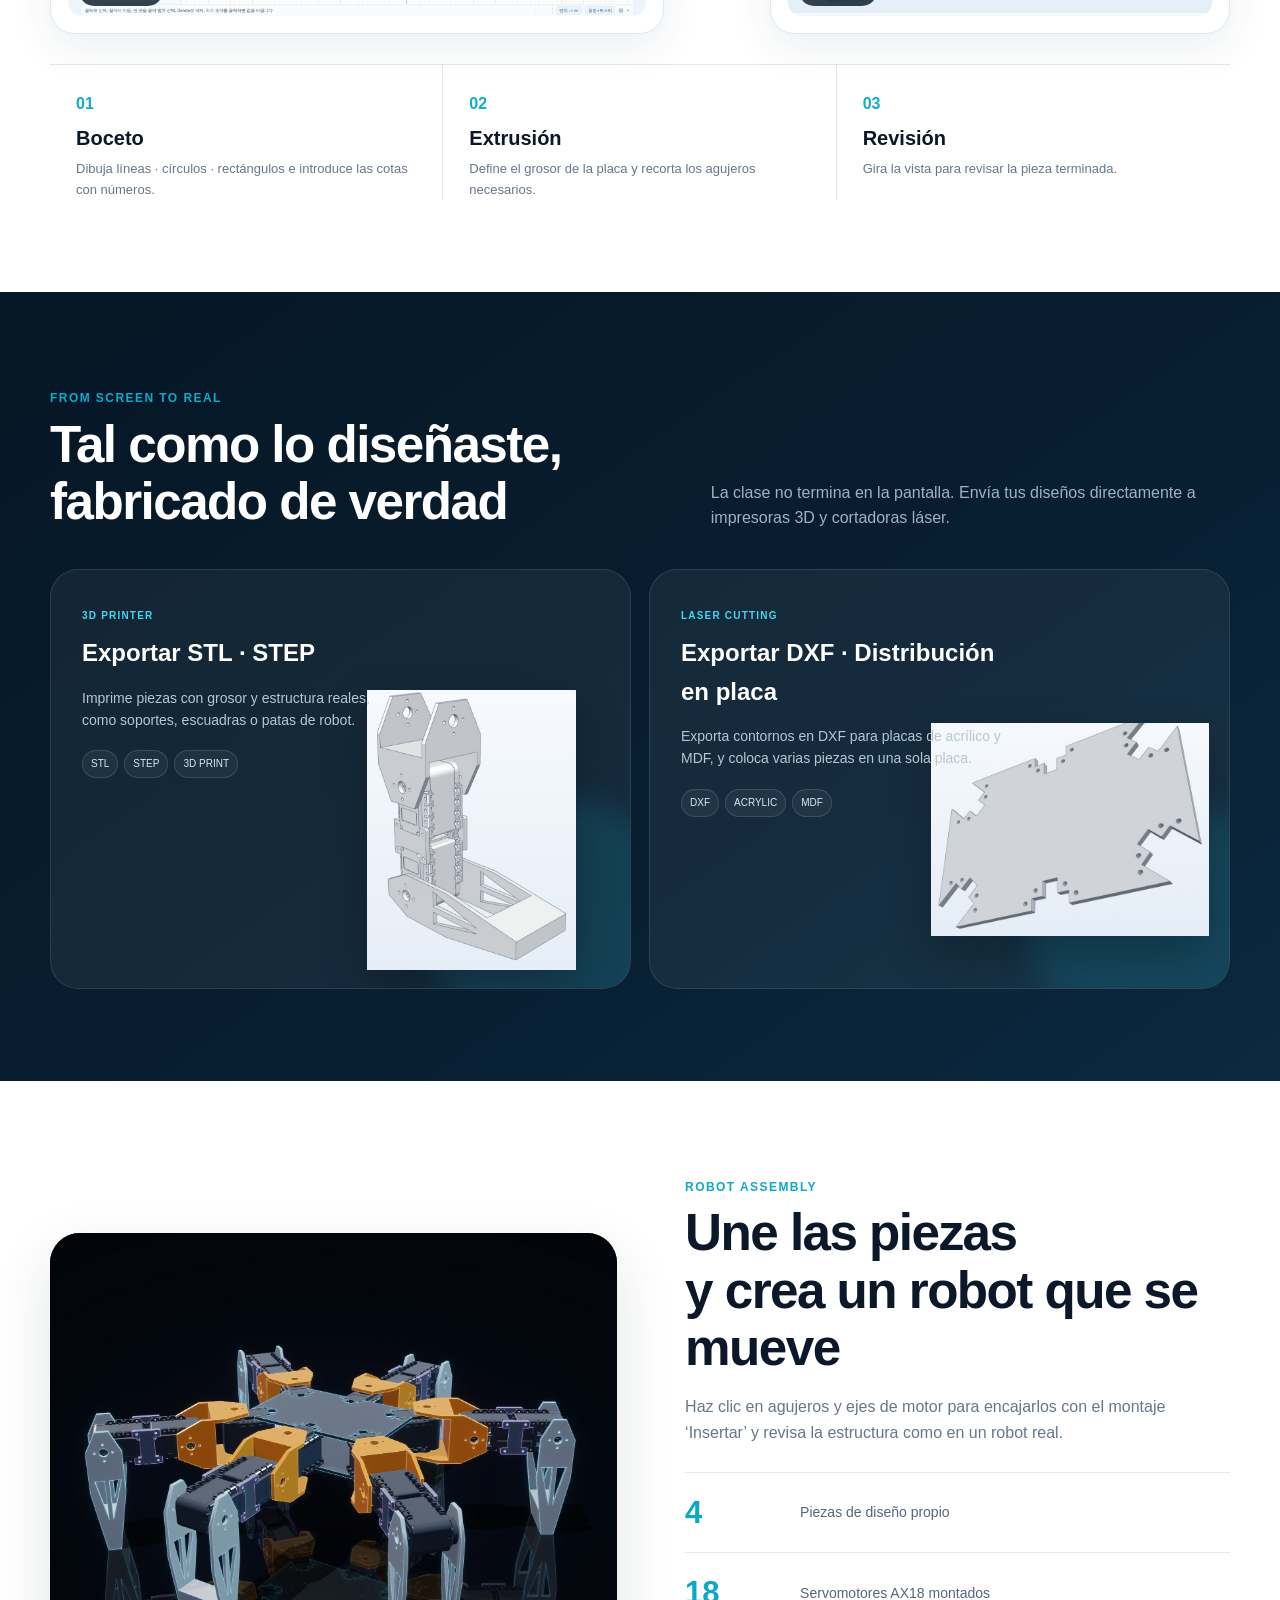
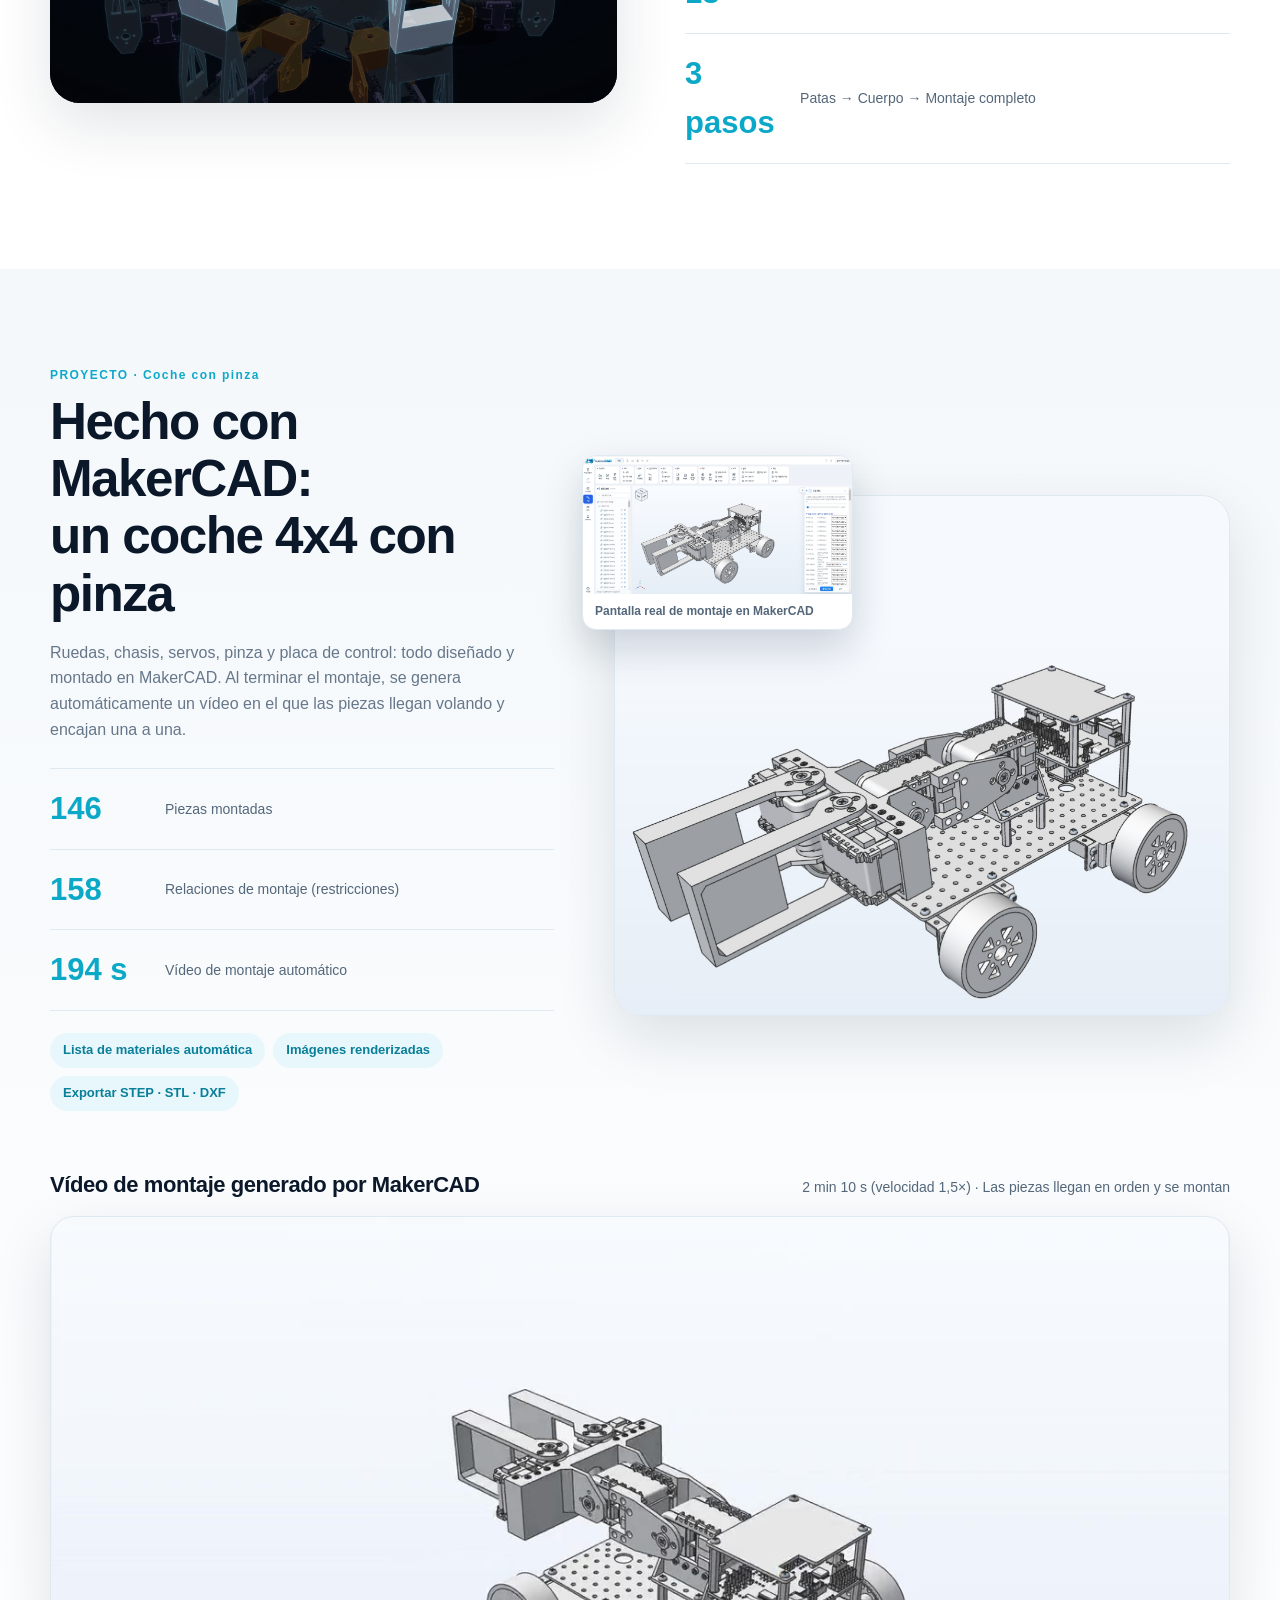
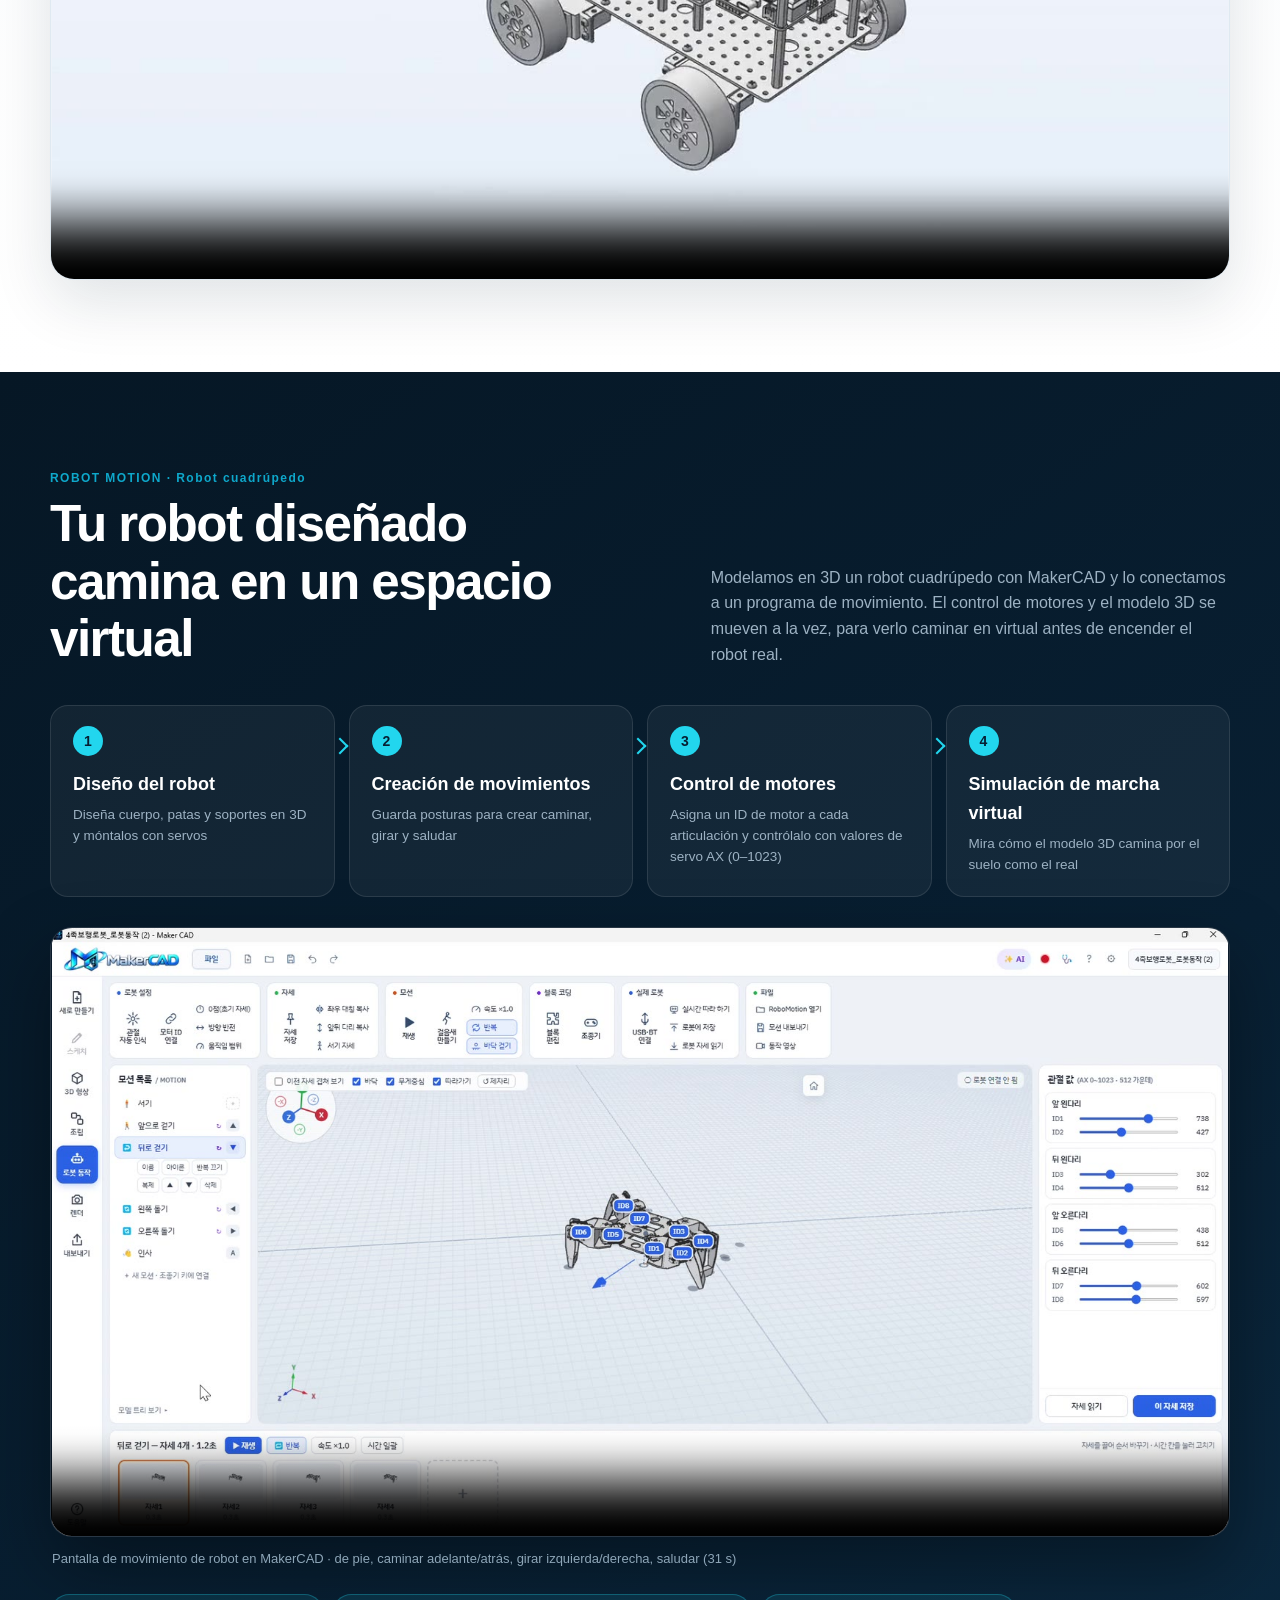
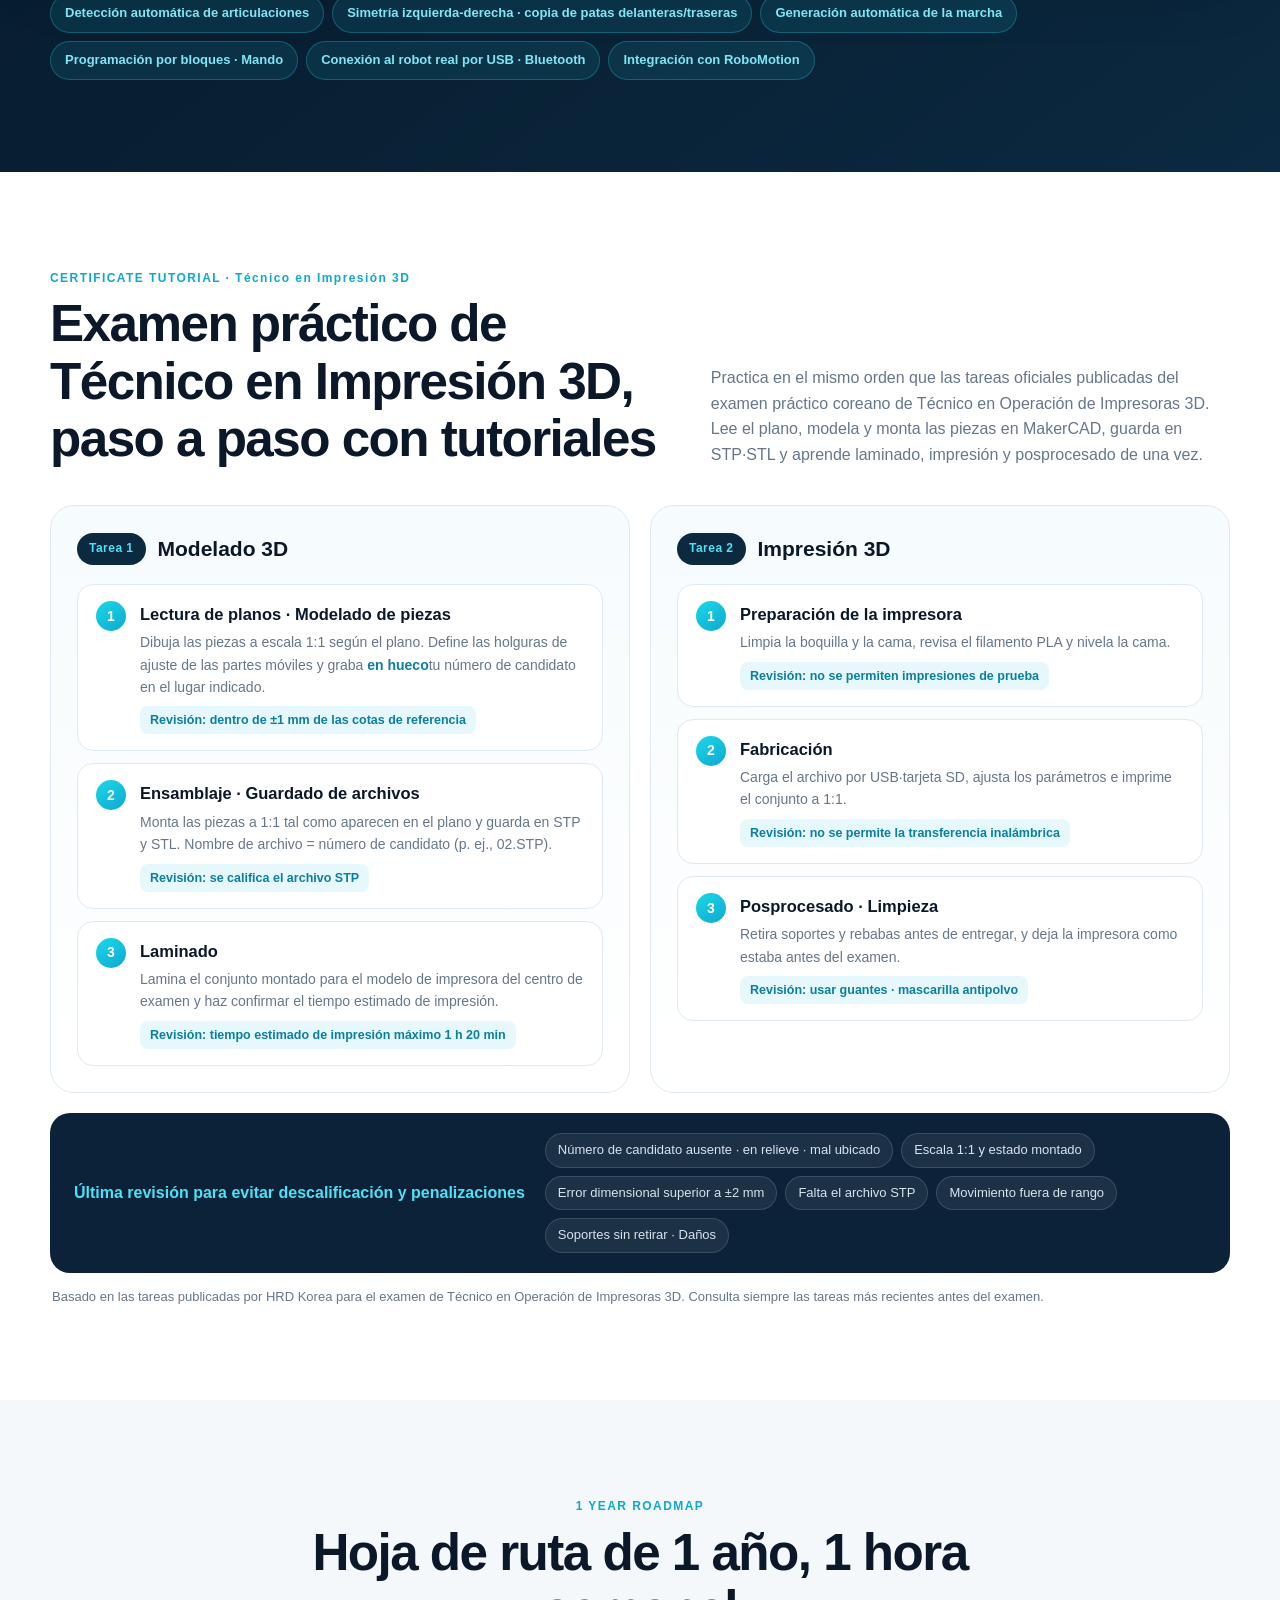
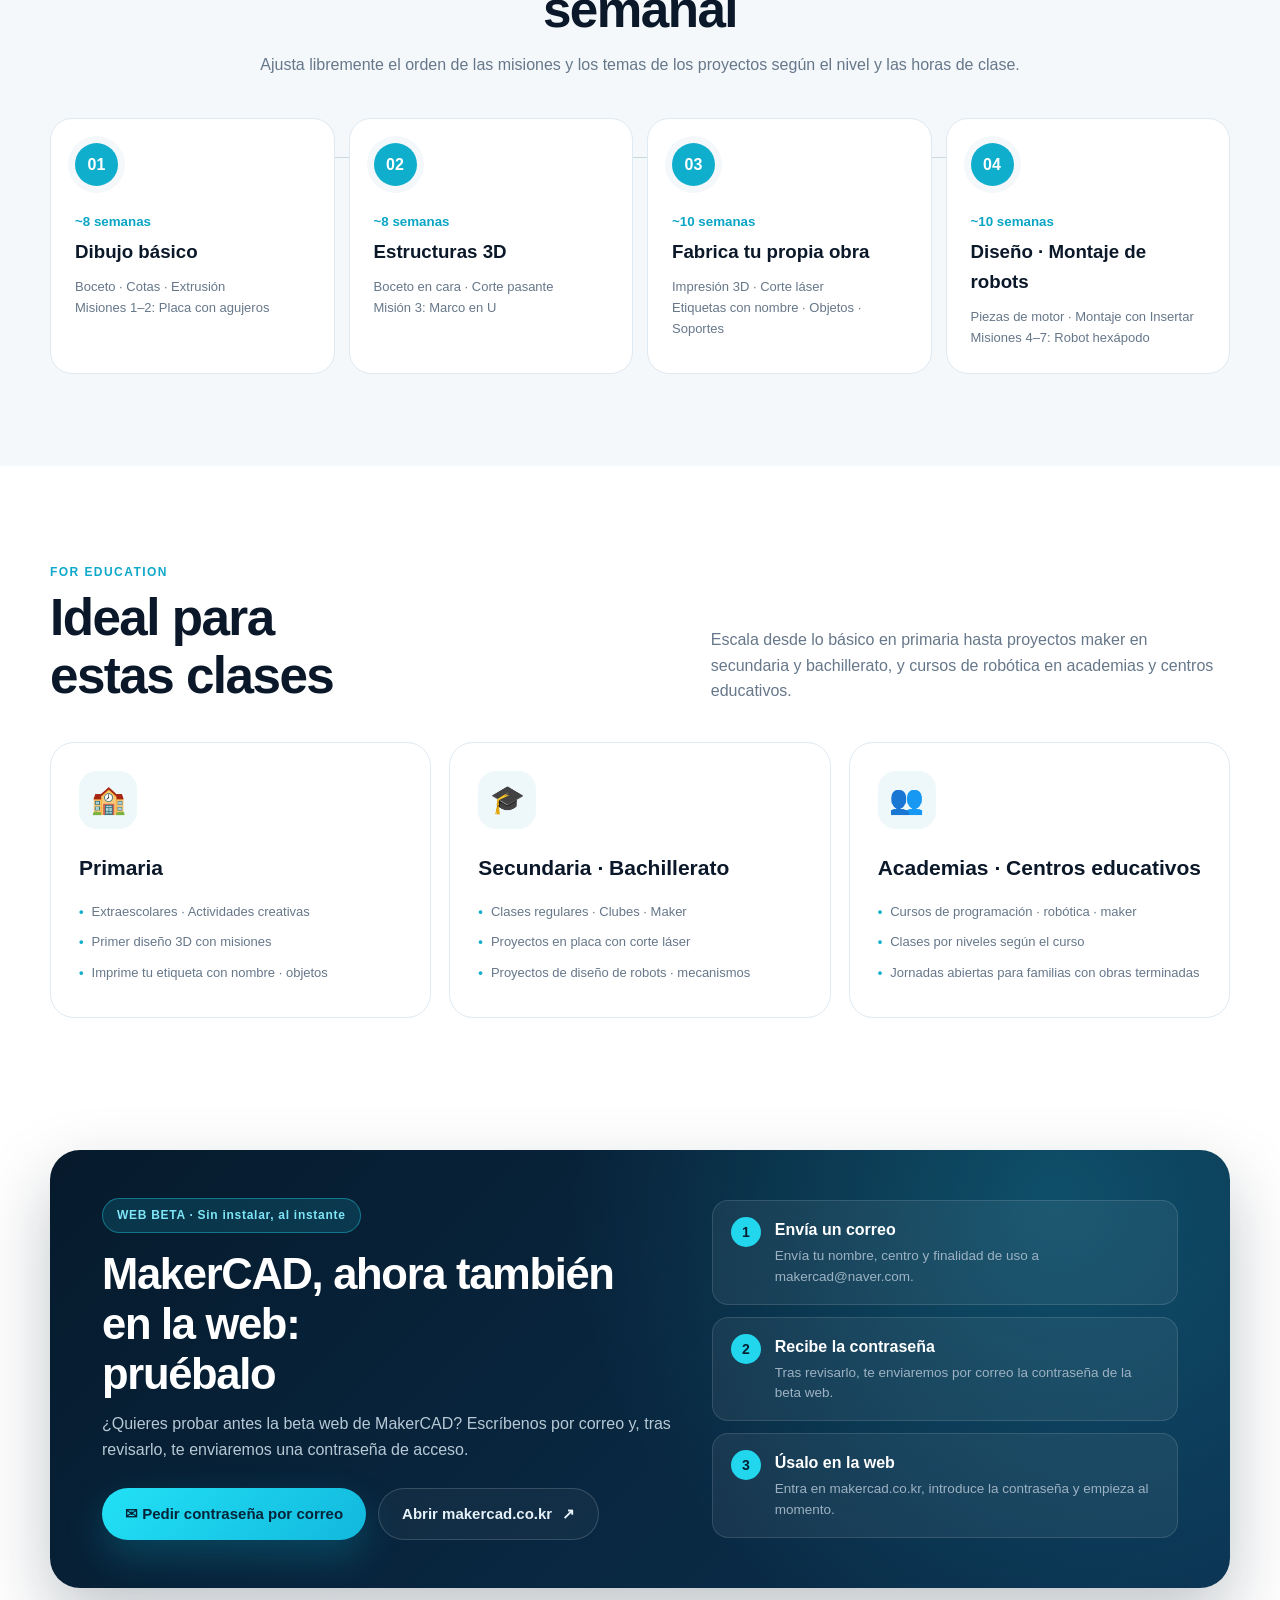
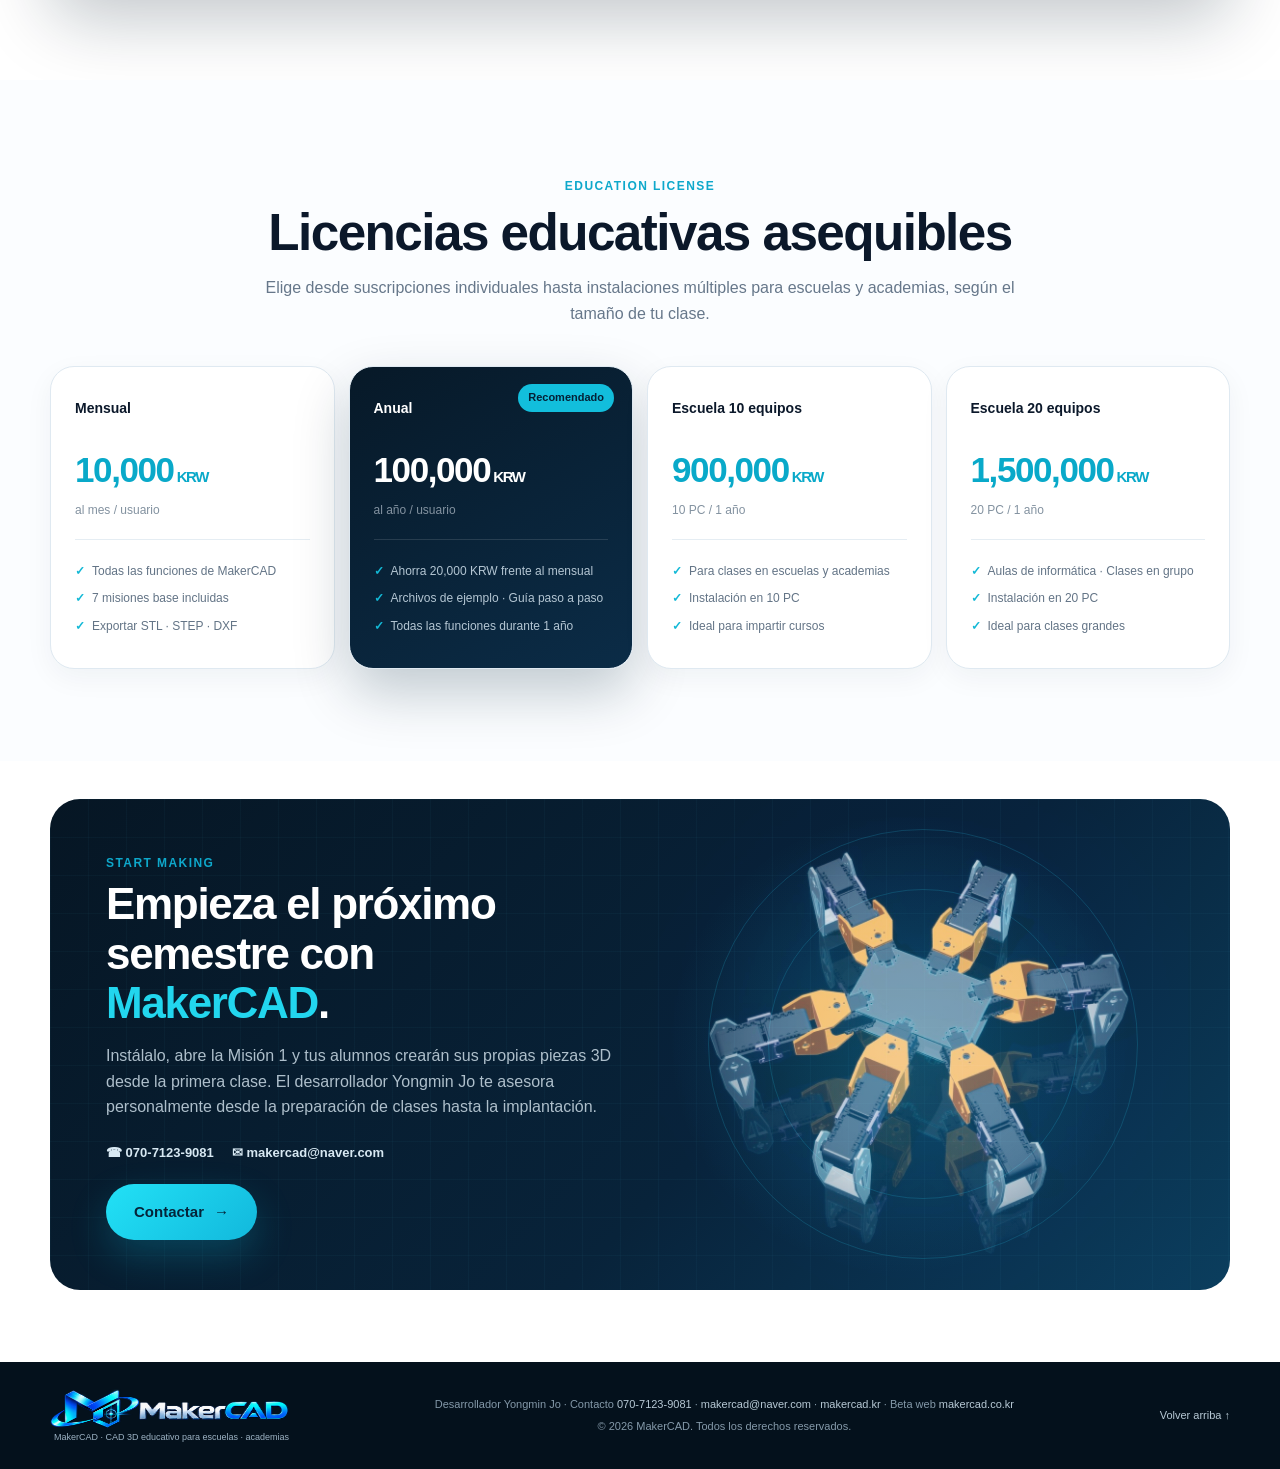
<file: es/index.html>
<!DOCTYPE html>

<html lang="es">
<head>
<meta charset="utf-8"/>
<meta content="width=device-width,initial-scale=1" name="viewport"/>
<meta content="MakerCAD es un programa de CAD 3D educativo para escuelas y academias. Aprende modelado 3D con misiones paso a paso y conéctalo todo con la impresión 3D, el corte láser y el montaje de robots." name="description"/>
<meta content="MakerCAD, 메이커캐드, CAD 3D educativo, enseñanza de modelado 3D, programa de diseño 3D, diseño de robots, clase de impresión 3D, corte láser, robot cuadrúpedo, movimiento de robots, control de servomotores, simulación de marcha, Técnico en Impresión 3D, examen práctico de impresión 3D, tutorial de certificación, MakerCAD web, CAD web beta, Yongmin Jo" name="keywords"/>
<link href="https://makercad.kr/es/" rel="canonical"/>
<link href="https://makercad.kr/" hreflang="ko" rel="alternate"/>
<link href="https://makercad.kr/en/" hreflang="en" rel="alternate"/>
<link href="https://makercad.kr/zh/" hreflang="zh" rel="alternate"/>
<link href="https://makercad.kr/es/" hreflang="es" rel="alternate"/>
<link href="https://makercad.kr/ja/" hreflang="ja" rel="alternate"/>
<link href="https://makercad.kr/" hreflang="x-default" rel="alternate"/>
<meta content="#071827" name="theme-color"/>
<title>MakerCAD | CAD 3D educativo para escuelas y academias</title>
<link href="../favicon.ico" rel="icon" sizes="any"/>
<link href="../assets/favicon-32.png" rel="icon" sizes="32x32" type="image/png"/>
<link href="../assets/apple-touch-icon.png" rel="apple-touch-icon"/>
<meta content="website" property="og:type"/>
<meta content="MakerCAD" property="og:site_name"/>
<meta content="MakerCAD | CAD 3D educativo para escuelas y academias" property="og:title"/>
<meta content="MakerCAD es un programa de CAD 3D educativo para escuelas y academias. Aprende modelado 3D con misiones paso a paso y conéctalo todo con la impresión 3D, el corte láser y el montaje de robots." property="og:description"/>
<meta content="https://makercad.kr/es/" property="og:url"/>
<meta content="https://makercad.kr/assets/makercad-logo.png" property="og:image"/>
<meta content="es_ES" property="og:locale"/>
<script type="application/ld+json">{"@context": "https://schema.org", "@graph": [{"@type": "WebSite", "name": "메이커캐드 MakerCAD", "alternateName": ["MakerCAD", "메이커캐드", "메이커 캐드", "메이커CAD"], "url": "https://makercad.kr/es/", "inLanguage": "es"}, {"@type": "SoftwareApplication", "name": "MakerCAD", "alternateName": ["메이커캐드", "메이커 캐드", "메이커CAD"], "url": "https://makercad.kr/es/", "applicationCategory": "DesignApplication", "operatingSystem": "Windows", "description": "MakerCAD es un programa de CAD 3D educativo para escuelas y academias. Aprende modelado 3D con misiones paso a paso y conéctalo todo con la impresión 3D, el corte láser y el montaje de robots.", "image": "https://makercad.kr/assets/makercad-logo.png", "inLanguage": "es", "author": {"@id": "https://makercad.kr/#developer"}}, {"@type": "Person", "@id": "https://makercad.kr/#developer", "name": "조용민 (Yongmin Jo)", "jobTitle": "Desarrollador de MakerCAD", "email": "mailto:makercad@naver.com", "telephone": "+82-70-7123-9081", "url": "https://makercad.kr/"}]}</script>
<link href="../styles.css" rel="stylesheet"/>
</head>
<body>
<header class="header" id="top">
<div class="topbar"><div class="shell topbar-in">
<span class="topbar-info"><a href="tel:07071239081">☎ 070-7123-9081</a><a href="mailto:makercad@naver.com">✉ makercad@naver.com</a></span>
<nav aria-label="Language" class="lang-switch">
<a href="../en/" hreflang="en" lang="en">EN</a>
<a href="../" hreflang="ko" lang="ko">한국어</a>
<a href="../zh/" hreflang="zh" lang="zh">中文</a>
<a aria-current="page" class="on" href="./" hreflang="es" lang="es">ES</a>
<a href="../ja/" hreflang="ja" lang="ja">日本語</a>
</nav>
</div></div>
<div class="shell nav">
<a aria-label="Inicio de MakerCAD" class="brand" href="#top">
<img alt="Logotipo de MakerCAD" class="logo-h" src="../assets/makercad-logo-horizontal.png"/>
</a>
<button aria-controls="navLinks" aria-expanded="false" class="menu">Menú</button>
<nav class="nav-links" id="navLinks">
<a href="#why">Acerca de</a>
<a href="#mission">Tutorial</a>
<a href="#output">Fabricación</a>
<a href="#robot-motion">Robótica</a>
<a href="#craftsman">Examen técnico</a>
<a href="#roadmap">Currículo</a>
<a href="#web-beta">Beta web</a>
<a href="#pricing">Precios</a>
<a href="#contact">Contacto</a>
</nav>
<a class="nav-cta" href="#contact">Solicitar <span>→</span></a>
</div>
</header>
<main>
<section class="hero">
<div class="hero-grid shell">
<div class="hero-copy reveal">
<div class="pill"><span></span> MakerCAD · Modelado 3D educativo para escuelas · academias</div>
<h1>Tan fácil que hasta en primaria,<br/><em>diseño 3D con tus propias manos</em></h1>
<p class="lead">Del dibujo al modelo 3D, la impresión 3D y el corte láser,<br class="pc"/> hasta el montaje de robots: <strong>todo con MakerCAD,</strong> de principio a fin.</p>
<div class="hero-actions">
<a class="btn primary" href="#contact">Empezar ahora <span>→</span></a>
<a class="btn secondary" href="#mission"><i>▶</i> Ver el flujo de clase</a>
</div>
<div class="quick-facts">
<div><strong>7</strong><span>Misiones base</span></div>
<div><strong>STL · STEP · DXF</strong><span>Archivos reales para fabricar</span></div>
<div><strong>Windows PC</strong><span>Instalable · Portátil</span></div>
</div>
</div>
<div class="hero-stage">
<div class="hero-visual">
<img alt="Imagen principal de MakerCAD: robot hexápodo y pantalla de diseño" class="hero-composite" src="../assets/hero-stage-tight.png"/>
<img alt="" aria-hidden="true" class="hero-front" src="../assets/hero-robot-front.png"/>
</div>
</div>
</div>
<div class="hero-wave"></div>
</section>
<section class="trust-strip">
<div class="shell trust-grid">
<div><span class="num">01</span><b>Para escuelas y academias</b><small>Pensado para principiantes</small></div>
<div><span class="num">02</span><b>Fabricación real</b><small>Impresora y cortadora láser</small></div>
<div><span class="num">03</span><b>Proyectos de robótica</b><small>Del diseño al montaje</small></div>
<div><span class="num">04</span><b>Aprendizaje por pasos</b><small>Misiones · pistas · corrección automática</small></div>
</div>
</section>
<section class="section" id="why">
<div class="shell">
<div class="section-head reveal">
<div><span class="kicker">WHY MAKERCAD</span><h2>Funciones clave<br/>que facilitan la clase</h2></div>
<p>MakerCAD prioriza un flujo que el alumnado entienda primero, en lugar de la complejidad del CAD profesional. Lee la guía, síguela, créalo tú mismo y fabrica una pieza real.</p>
</div>
<div class="feature-grid">
<article class="feature reveal"><div class="feature-icon cyan">✦</div><span>01</span><h3>Misiones como un juego</h3><p>Avanza paso a paso con las tarjetas guía; al completar cada paso correctamente pasas al siguiente y ganas estrellas.</p></article>
<article class="feature reveal"><div class="feature-icon blue">▣</div><span>02</span><h3>Diseños reales listos para fabricar</h3><p>STL·STEP para impresoras 3D y DXF para cortadoras láser: el trabajo de clase se convierte en objetos reales.</p></article>
<article class="feature reveal"><div class="feature-icon green">⚙</div><span>03</span><h3>Hasta el montaje de robots</h3><p>Encaja tus piezas y motores con la función ‘Insertar’ y crea obras móviles como un robot hexápodo.</p></article>
</div>
</div>
</section>
<section class="section soft" id="mission">
<div class="shell split">
<div class="visual-card reveal">
<div class="window-bar"><i></i><i></i><i></i><span>MakerCAD · Mission 1</span></div>
<img alt="Pantalla real de misiones paso a paso de MakerCAD" src="../assets/mission-ui.jpg"/>
</div>
<div class="copy reveal">
<span class="kicker">STEP BY STEP</span>
<h2>Solo hay que seguir los pasos<br/>para completar cada misión</h2>
<p class="intro">Corrección automática, estrellas, pistas y ejemplos para que quien empieza en CAD pueda avanzar por su cuenta.</p>
<div class="check-list">
<div><b>Corrección automática · Estrellas</b><span>Al acertar, se desbloquea el siguiente paso</span></div>
<div><b>Pistas · Ejemplo del paso</b><span>Quien se atasca puede repasar y seguir</span></div>
<div><b>7 misiones base incluidas</b><span>Placa con agujeros → Marco en U → Piezas de motor → Robot hexápodo</span></div>
</div>
</div>
</div>
</section>
<section class="section design-flow">
<div class="shell">
<div class="center-head reveal"><span class="kicker">SIMPLE MODELING</span><h2>Dibuja en 2D, introduce medidas y se vuelve 3D</h2><p>Boceto → Extrusión → Revisión. Tres pasos sencillos para empezar a diseñar.</p></div>
<div class="flow-showcase reveal">
<div class="flow-image"><img alt="Pantalla de boceto 2D" src="../assets/sketch-ui.jpg"/><span class="label">2D SKETCH</span></div>
<div class="arrow">→</div>
<div class="flow-image part"><img alt="Pieza 3D terminada" src="../assets/laser-part.jpg"/><span class="label">3D MODEL</span></div>
</div>
<div class="steps">
<div><span>01</span><h3>Boceto</h3><p>Dibuja líneas · círculos · rectángulos e introduce las cotas con números.</p></div>
<div><span>02</span><h3>Extrusión</h3><p>Define el grosor de la placa y recorta los agujeros necesarios.</p></div>
<div><span>03</span><h3>Revisión</h3><p>Gira la vista para revisar la pieza terminada.</p></div>
</div>
</div>
</section>
<section class="section dark" id="output">
<div class="shell">
<div class="section-head light-head reveal">
<div><span class="kicker">FROM SCREEN TO REAL</span><h2>Tal como lo diseñaste,<br/>fabricado de verdad</h2></div>
<p>La clase no termina en la pantalla. Envía tus diseños directamente a impresoras 3D y cortadoras láser.</p>
</div>
<div class="output-grid">
<article class="output-card reveal">
<div class="output-copy"><span class="mini">3D PRINTER</span><h3>Exportar STL · STEP</h3><p>Imprime piezas con grosor y estructura reales, como soportes, escuadras o patas de robot.</p><div class="chips"><span>STL</span><span>STEP</span><span>3D PRINT</span></div></div>
<img alt="Pieza para impresión 3D" src="../assets/printed-part.jpg"/>
</article>
<article class="output-card reveal">
<div class="output-copy"><span class="mini">LASER CUTTING</span><h3>Exportar DXF · Distribución en placa</h3><p>Exporta contornos en DXF para placas de acrílico y MDF, y coloca varias piezas en una sola placa.</p><div class="chips"><span>DXF</span><span>ACRYLIC</span><span>MDF</span></div></div>
<img alt="Pieza plana para corte láser" src="../assets/panel-part.jpg"/>
</article>
</div>
</div>
</section>
<section class="section robot-section">
<div class="shell robot-grid">
<div class="robot-visual reveal"><img alt="Ejemplo de montaje de robot hexápodo en MakerCAD" src="../assets/robot-assembly.jpg"/><span class="glow-ring"></span></div>
<div class="copy reveal"><span class="kicker">ROBOT ASSEMBLY</span><h2>Une las piezas<br/>y crea un robot que se mueve</h2><p class="intro">Haz clic en agujeros y ejes de motor para encajarlos con el montaje ‘Insertar’ y revisa la estructura como en un robot real.</p>
<div class="robot-stats"><div><b>4</b><span>Piezas de diseño propio</span></div><div><b>18</b><span>Servomotores AX18 montados</span></div><div><b>3 pasos</b><span>Patas → Cuerpo → Montaje completo</span></div></div>
</div>
</div>
</section>
<section class="section car-section" id="gripper-car">
<div class="shell car-grid">
<div class="copy reveal"><span class="kicker">PROYECTO · Coche con pinza</span><h2>Hecho con MakerCAD:<br/>un coche 4x4 con pinza</h2><p class="intro">Ruedas, chasis, servos, pinza y placa de control: todo diseñado y montado en MakerCAD. Al terminar el montaje, se genera automáticamente un vídeo en el que las piezas llegan volando y encajan una a una.</p>
<div class="robot-stats"><div><b>146</b><span>Piezas montadas</span></div><div><b>158</b><span>Relaciones de montaje (restricciones)</span></div><div><b>194 s</b><span>Vídeo de montaje automático</span></div></div>
<ul class="car-tags"><li>Lista de materiales automática</li><li>Imágenes renderizadas</li><li>Exportar STEP · STL · DXF</li></ul>
</div>
<div class="car-visual reveal">
<figure class="car-model"><img alt="Modelo 3D de un coche 4x4 con pinza montado en MakerCAD" loading="lazy" src="../assets/gripper-car-model.jpg"/></figure>
<figure class="car-ui"><img alt="Pantalla de montaje de MakerCAD: árbol del modelo, conjunto 3D, cronología del vídeo de montaje" loading="lazy" src="../assets/gripper-car-ui.jpg"/><figcaption>Pantalla real de montaje en MakerCAD</figcaption></figure>
</div>
</div>
<div class="shell car-video reveal">
<div class="car-video-head"><h3>Vídeo de montaje generado por MakerCAD</h3><span>2 min 10 s (velocidad 1,5×) · Las piezas llegan en orden y se montan</span></div>
<video controls="" muted="" playsinline="" poster="../assets/gripper-car-assembly-poster.jpg?v=2" preload="metadata">
<source src="../assets/gripper-car-assembly.mp4?v=2" type="video/mp4"/>
          Tu navegador no puede reproducir este vídeo. <a href="../assets/gripper-car-assembly.mp4">Descargar vídeo</a>
</video>
</div>
</section>
<section class="section dark quad-section" id="robot-motion">
<div class="shell">
<div class="section-head light-head reveal">
<div><span class="kicker">ROBOT MOTION · Robot cuadrúpedo</span><h2>Tu robot diseñado<br/>camina en un espacio virtual</h2></div>
<p>Modelamos en 3D un robot cuadrúpedo con MakerCAD y lo conectamos a un programa de movimiento. El control de motores y el modelo 3D se mueven a la vez, para verlo caminar en virtual antes de encender el robot real.</p>
</div>
<ol class="quad-flow reveal">
<li><b>Diseño del robot</b><span>Diseña cuerpo, patas y soportes en 3D y móntalos con servos</span></li>
<li><b>Creación de movimientos</b><span>Guarda posturas para crear caminar, girar y saludar</span></li>
<li><b>Control de motores</b><span>Asigna un ID de motor a cada articulación y contrólalo con valores de servo AX (0–1023)</span></li>
<li><b>Simulación de marcha virtual</b><span>Mira cómo el modelo 3D camina por el suelo como el real</span></li>
</ol>
<div class="quad-video reveal">
<video controls="" loop="" muted="" playsinline="" poster="../assets/quadruped-motion-poster.jpg" preload="metadata">
<source src="../assets/quadruped-motion.mp4" type="video/mp4"/>
            Tu navegador no puede reproducir este vídeo. <a href="../assets/quadruped-motion.mp4">Descargar vídeo</a>
</video>
<p class="quad-caption">Pantalla de movimiento de robot en MakerCAD · de pie, caminar adelante/atrás, girar izquierda/derecha, saludar (31 s)</p>
</div>
<ul class="quad-tags reveal"><li>Detección automática de articulaciones</li><li>Simetría izquierda-derecha · copia de patas delanteras/traseras</li><li>Generación automática de la marcha</li><li>Programación por bloques · Mando</li><li>Conexión al robot real por USB · Bluetooth</li><li>Integración con RoboMotion</li></ul>
</div>
</section>
<section class="section cert-section" id="craftsman">
<div class="shell">
<div class="section-head reveal">
<div><span class="kicker">CERTIFICATE TUTORIAL · Técnico en Impresión 3D</span><h2>Examen práctico de Técnico en Impresión 3D,<br/>paso a paso con tutoriales</h2></div>
<p>Practica en el mismo orden que las tareas oficiales publicadas del examen práctico coreano de Técnico en Operación de Impresoras 3D. Lee el plano, modela y monta las piezas en MakerCAD, guarda en STP·STL y aprende laminado, impresión y posprocesado de una vez.</p>
</div>
<div class="cert-tracks">
<div class="cert-track reveal">
<div class="cert-track-head"><span>Tarea 1</span><b>Modelado 3D</b></div>
<ol class="cert-steps">
<li><b>Lectura de planos · Modelado de piezas</b><span>Dibuja las piezas a escala 1:1 según el plano. Define las holguras de ajuste de las partes móviles y graba <em>en hueco</em>tu número de candidato en el lugar indicado.</span><i>Revisión: dentro de ±1 mm de las cotas de referencia</i></li>
<li><b>Ensamblaje · Guardado de archivos</b><span>Monta las piezas a 1:1 tal como aparecen en el plano y guarda en STP y STL. Nombre de archivo = número de candidato (p. ej., 02.STP).</span><i>Revisión: se califica el archivo STP</i></li>
<li><b>Laminado</b><span>Lamina el conjunto montado para el modelo de impresora del centro de examen y haz confirmar el tiempo estimado de impresión.</span><i>Revisión: tiempo estimado de impresión máximo 1 h 20 min</i></li>
</ol>
</div>
<div class="cert-track reveal">
<div class="cert-track-head"><span>Tarea 2</span><b>Impresión 3D</b></div>
<ol class="cert-steps">
<li><b>Preparación de la impresora</b><span>Limpia la boquilla y la cama, revisa el filamento PLA y nivela la cama.</span><i>Revisión: no se permiten impresiones de prueba</i></li>
<li><b>Fabricación</b><span>Carga el archivo por USB·tarjeta SD, ajusta los parámetros e imprime el conjunto a 1:1.</span><i>Revisión: no se permite la transferencia inalámbrica</i></li>
<li><b>Posprocesado · Limpieza</b><span>Retira soportes y rebabas antes de entregar, y deja la impresora como estaba antes del examen.</span><i>Revisión: usar guantes · mascarilla antipolvo</i></li>
</ol>
</div>
</div>
<div class="cert-check reveal">
<b>Última revisión para evitar descalificación y penalizaciones</b>
<ul><li>Número de candidato ausente · en relieve · mal ubicado</li><li>Escala 1:1 y estado montado</li><li>Error dimensional superior a ±2 mm</li><li>Falta el archivo STP</li><li>Movimiento fuera de rango</li><li>Soportes sin retirar · Daños</li></ul>
</div>
<p class="cert-note">Basado en las tareas publicadas por HRD Korea para el examen de Técnico en Operación de Impresoras 3D. Consulta siempre las tareas más recientes antes del examen.</p>
</div>
</section>
<section class="section soft" id="roadmap">
<div class="shell">
<div class="center-head reveal"><span class="kicker">1 YEAR ROADMAP</span><h2>Hoja de ruta de 1 año, 1 hora semanal</h2><p>Ajusta libremente el orden de las misiones y los temas de los proyectos según el nivel y las horas de clase.</p></div>
<div class="roadmap">
<article class="reveal"><span>01</span><small>~8 semanas</small><h3>Dibujo básico</h3><p>Boceto · Cotas · Extrusión<br/>Misiones 1–2: Placa con agujeros</p></article>
<article class="reveal"><span>02</span><small>~8 semanas</small><h3>Estructuras 3D</h3><p>Boceto en cara · Corte pasante<br/>Misión 3: Marco en U</p></article>
<article class="reveal"><span>03</span><small>~10 semanas</small><h3>Fabrica tu propia obra</h3><p>Impresión 3D · Corte láser<br/>Etiquetas con nombre · Objetos · Soportes</p></article>
<article class="reveal"><span>04</span><small>~10 semanas</small><h3>Diseño · Montaje de robots</h3><p>Piezas de motor · Montaje con Insertar<br/>Misiones 4–7: Robot hexápodo</p></article>
</div>
</div>
</section>
<section class="section audience">
<div class="shell">
<div class="section-head reveal"><div><span class="kicker">FOR EDUCATION</span><h2>Ideal para<br/>estas clases</h2></div><p>Escala desde lo básico en primaria hasta proyectos maker en secundaria y bachillerato, y cursos de robótica en academias y centros educativos.</p></div>
<div class="audience-grid">
<article class="reveal"><div class="audience-icon">🏫</div><h3>Primaria</h3><ul><li>Extraescolares · Actividades creativas</li><li>Primer diseño 3D con misiones</li><li>Imprime tu etiqueta con nombre · objetos</li></ul></article>
<article class="reveal"><div class="audience-icon">🎓</div><h3>Secundaria · Bachillerato</h3><ul><li>Clases regulares · Clubes · Maker</li><li>Proyectos en placa con corte láser</li><li>Proyectos de diseño de robots · mecanismos</li></ul></article>
<article class="reveal"><div class="audience-icon">👥</div><h3>Academias · Centros educativos</h3><ul><li>Cursos de programación · robótica · maker</li><li>Clases por niveles según el curso</li><li>Jornadas abiertas para familias con obras terminadas</li></ul></article>
</div>
</div>
</section>
<section class="section beta-section" id="web-beta">
<div class="shell">
<div class="beta-card reveal">
<div class="beta-copy">
<span class="beta-badge">WEB BETA · Sin instalar, al instante</span>
<h2>MakerCAD, ahora también en la web:<br/>pruébalo</h2>
<p>¿Quieres probar antes la beta web de MakerCAD? Escríbenos por correo y, tras revisarlo, te enviaremos una contraseña de acceso.</p>
<div class="beta-actions">
<a class="btn primary" href="mailto:makercad@naver.com?subject=%5B%EB%A9%94%EC%9D%B4%EC%BB%A4%EC%BA%90%EB%93%9C%20%EC%9B%B9%20%EB%B2%A0%ED%83%80%5D%20%EB%B9%84%EB%B0%80%EB%B2%88%ED%98%B8%20%EC%9A%94%EC%B2%AD&amp;body=%EC%9D%B4%EB%A6%84%3A%0A%EC%86%8C%EC%86%8D(%ED%95%99%EA%B5%90%C2%B7%ED%95%99%EC%9B%90%C2%B7%EA%B8%B0%EA%B4%80)%3A%0A%EC%97%B0%EB%9D%BD%EC%B2%98%3A%0A%EC%82%AC%EC%9A%A9%20%EB%AA%A9%EC%A0%81%3A%0A">✉ Pedir contraseña por correo</a>
<a class="btn secondary" href="https://makercad.co.kr/" rel="noopener" target="_blank">Abrir makercad.co.kr <span>↗</span></a>
</div>
</div>
<ol class="beta-steps">
<li><b>Envía un correo</b><span>Envía tu nombre, centro y finalidad de uso a makercad@naver.com.</span></li>
<li><b>Recibe la contraseña</b><span>Tras revisarlo, te enviaremos por correo la contraseña de la beta web.</span></li>
<li><b>Úsalo en la web</b><span>Entra en makercad.co.kr, introduce la contraseña y empieza al momento.</span></li>
</ol>
</div>
</div>
</section>
<section class="section pricing" id="pricing">
<div class="shell">
<div class="center-head reveal"><span class="kicker">EDUCATION LICENSE</span><h2>Licencias educativas asequibles</h2><p>Elige desde suscripciones individuales hasta instalaciones múltiples para escuelas y academias, según el tamaño de tu clase.</p></div>
<div class="price-grid">
<article class="price-card reveal"><span class="price-title">Mensual</span><strong>10,000<small>KRW</small></strong><p>al mes / usuario</p><ul><li>Todas las funciones de MakerCAD</li><li>7 misiones base incluidas</li><li>Exportar STL · STEP · DXF</li></ul></article>
<article class="price-card featured reveal"><div class="recommend">Recomendado</div><span class="price-title">Anual</span><strong>100,000<small>KRW</small></strong><p>al año / usuario</p><ul><li>Ahorra 20,000 KRW frente al mensual</li><li>Archivos de ejemplo · Guía paso a paso</li><li>Todas las funciones durante 1 año</li></ul></article>
<article class="price-card reveal"><span class="price-title">Escuela 10 equipos</span><strong>900,000<small>KRW</small></strong><p>10 PC / 1 año</p><ul><li>Para clases en escuelas y academias</li><li>Instalación en 10 PC</li><li>Ideal para impartir cursos</li></ul></article>
<article class="price-card reveal"><span class="price-title">Escuela 20 equipos</span><strong>1,500,000<small>KRW</small></strong><p>20 PC / 1 año</p><ul><li>Aulas de informática · Clases en grupo</li><li>Instalación en 20 PC</li><li>Ideal para clases grandes</li></ul></article>
</div>
</div>
</section>
<section class="cta-section" id="contact">
<div class="shell cta-card reveal">
<div class="cta-copy"><span class="kicker">START MAKING</span><h2>Empieza el próximo semestre con<br/><em>MakerCAD</em>.</h2><p>Instálalo, abre la Misión 1 y tus alumnos crearán sus propias piezas 3D desde la primera clase. El desarrollador Yongmin Jo te asesora personalmente desde la preparación de clases hasta la implantación.</p><div class="contact-row"><a href="tel:07071239081">☎ 070-7123-9081</a><a href="mailto:makercad@naver.com">✉ makercad@naver.com</a></div><a class="btn primary large" href="tel:07071239081">Contactar <span>→</span></a></div>
<div class="cta-visual"><img alt="Robot hexápodo MakerCAD" src="../assets/robot-top-crop.jpg"/><div class="orbit one"></div><div class="orbit two"></div></div>
</div>
</section>
</main>
<footer>
<div class="shell footer-grid">
<a class="brand footer-brand" href="#top"><span><img alt="Logotipo de MakerCAD" class="logo-h" src="../assets/makercad-logo-horizontal.png"/><small>MakerCAD · CAD 3D educativo para escuelas · academias</small></span></a>
<div class="footer-info"><p>Desarrollador Yongmin Jo · Contacto <a href="tel:07071239081">070-7123-9081</a> · <a href="mailto:makercad@naver.com">makercad@naver.com</a> · <a href="https://makercad.kr/">makercad.kr</a> · Beta web <a href="https://makercad.co.kr/" rel="noopener" target="_blank">makercad.co.kr</a></p><p>© <span id="year"></span> MakerCAD. Todos los derechos reservados.</p></div>
<a class="to-top" href="#top">Volver arriba ↑</a>
</div>
</footer>
<script src="../script.js"></script>
</body>
</html>
</file>
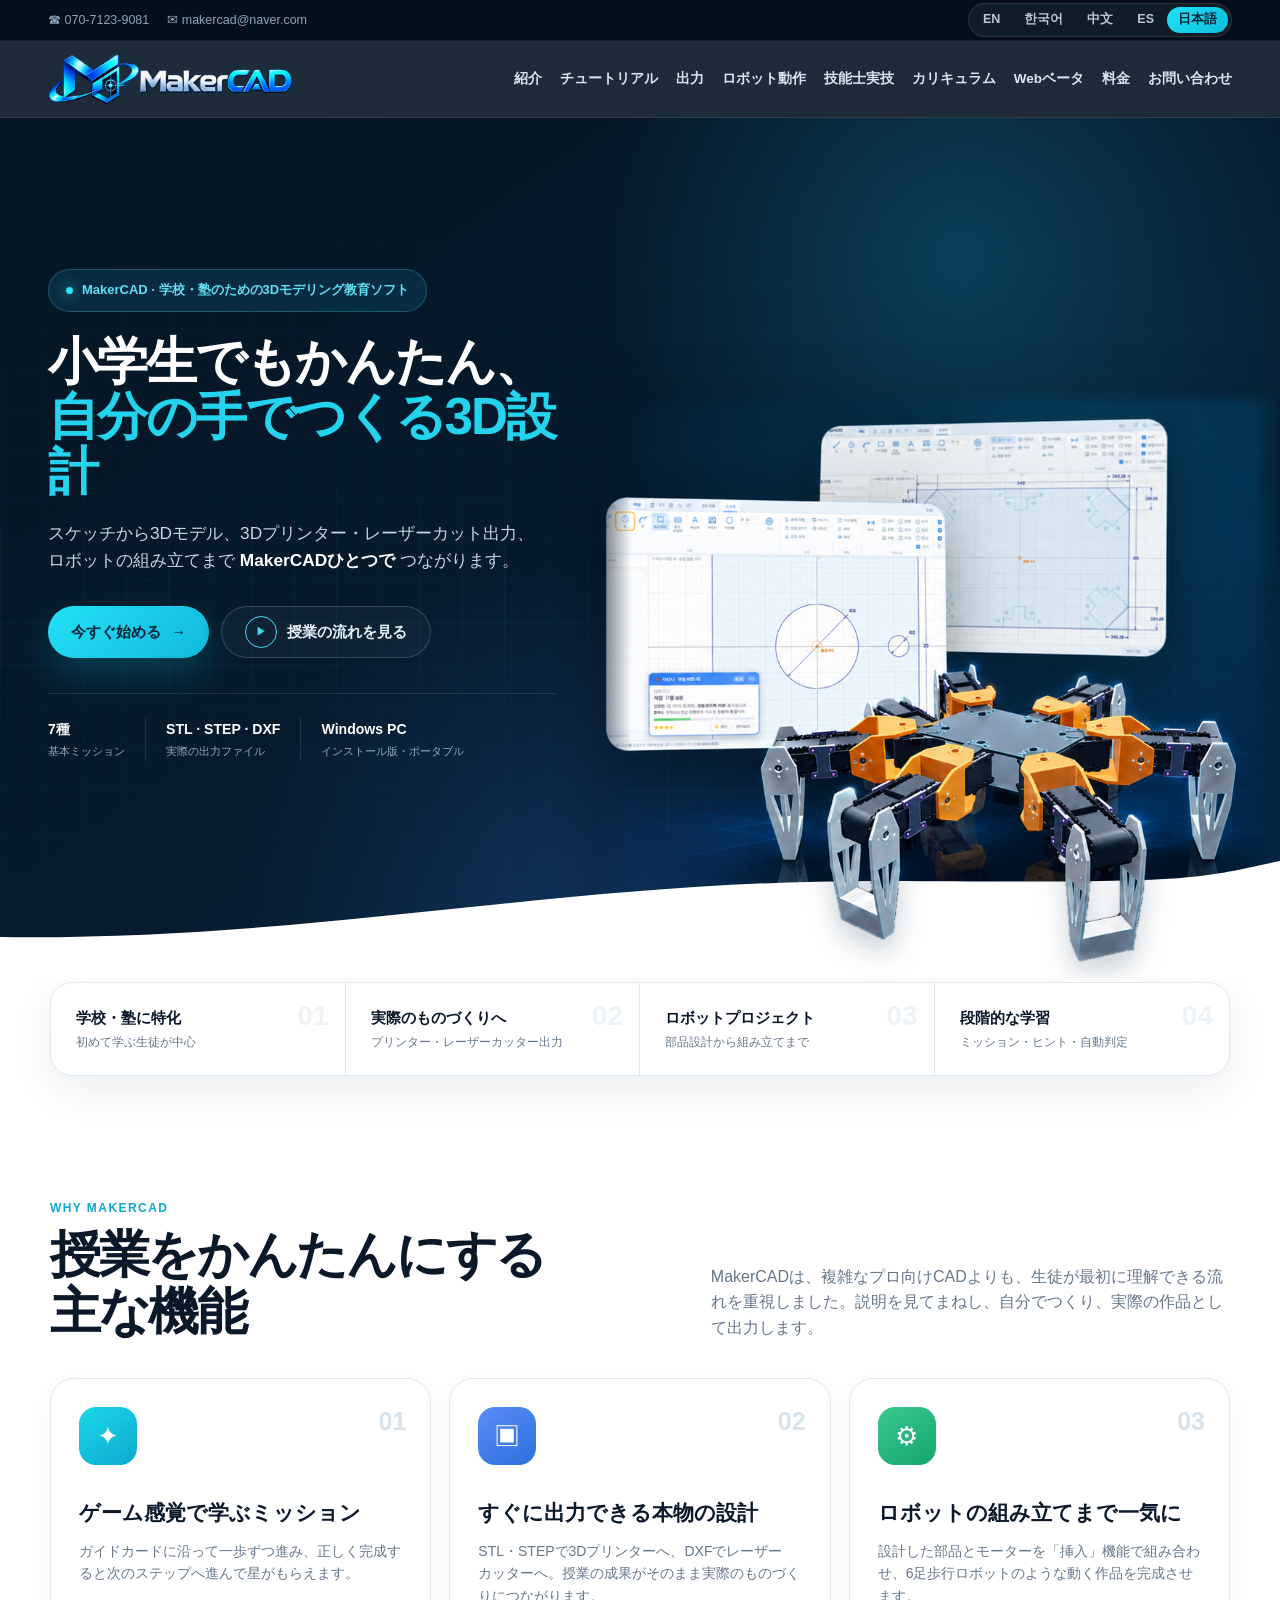
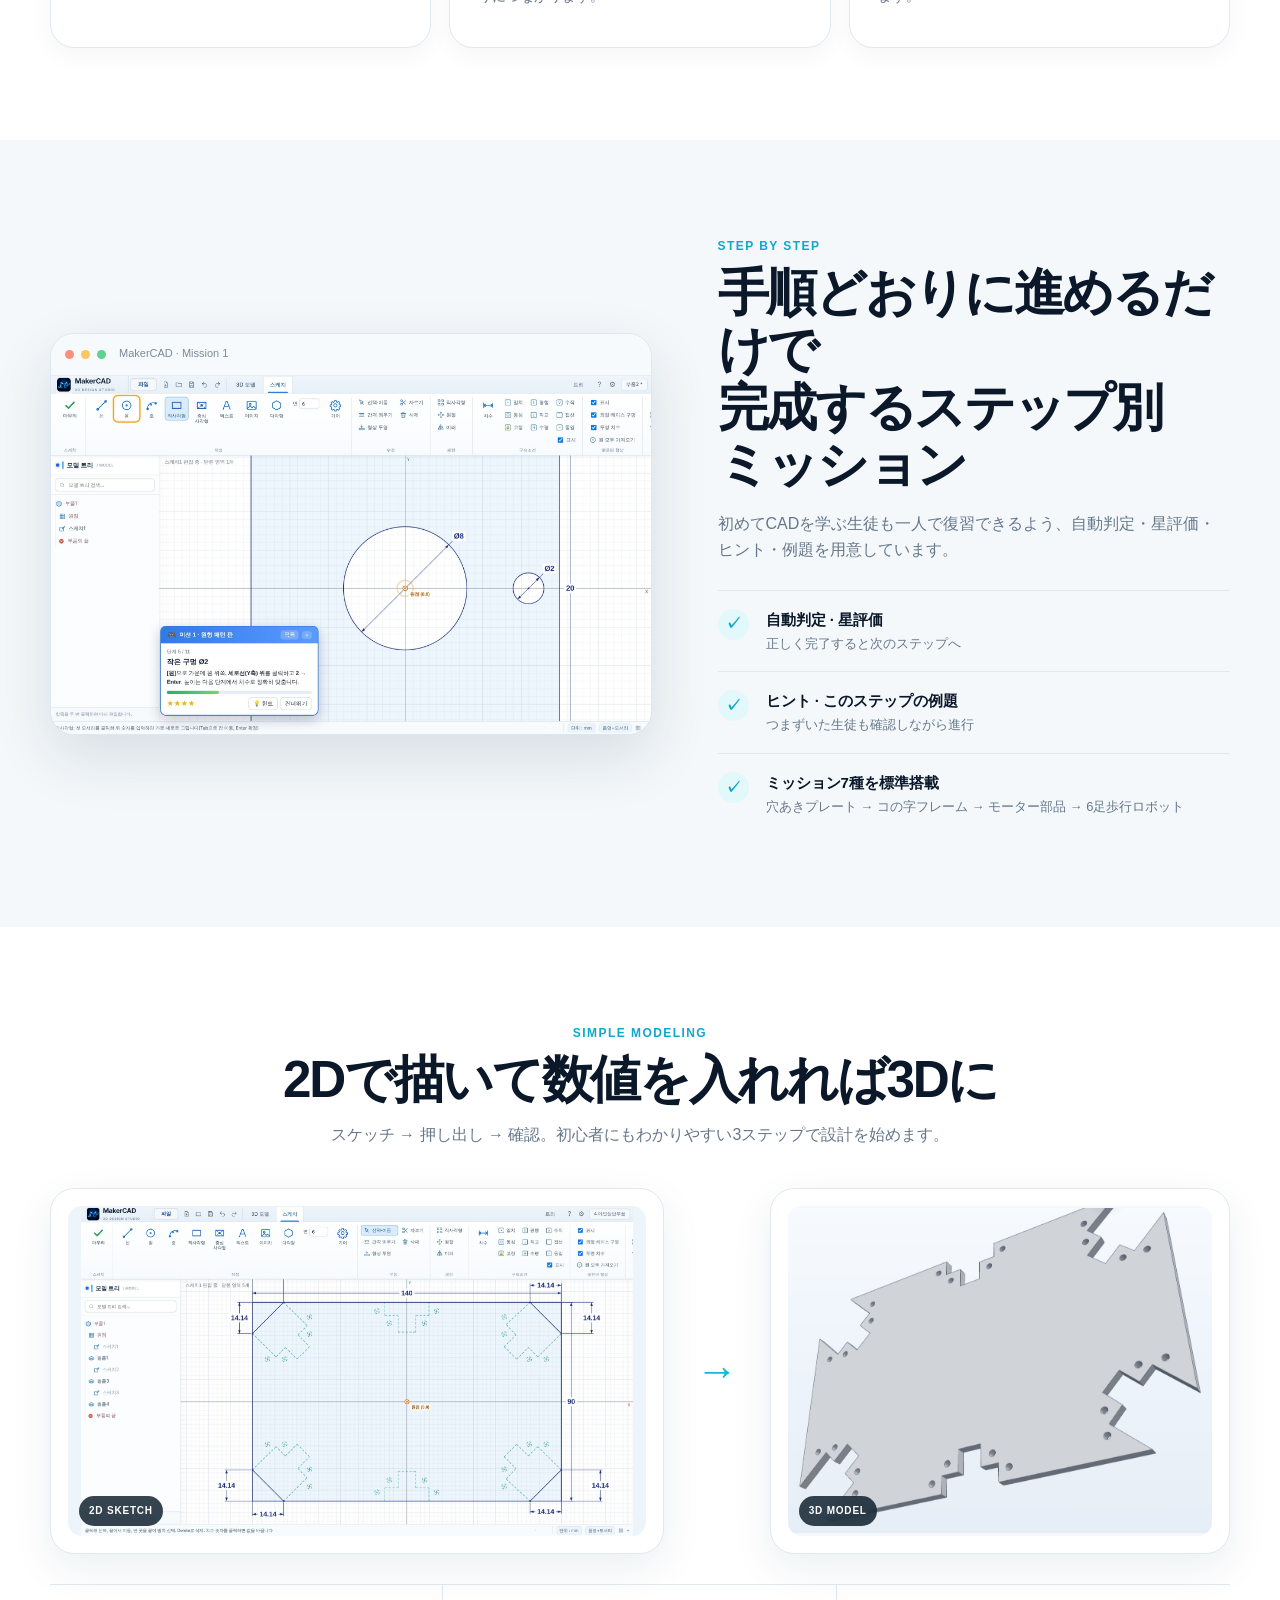
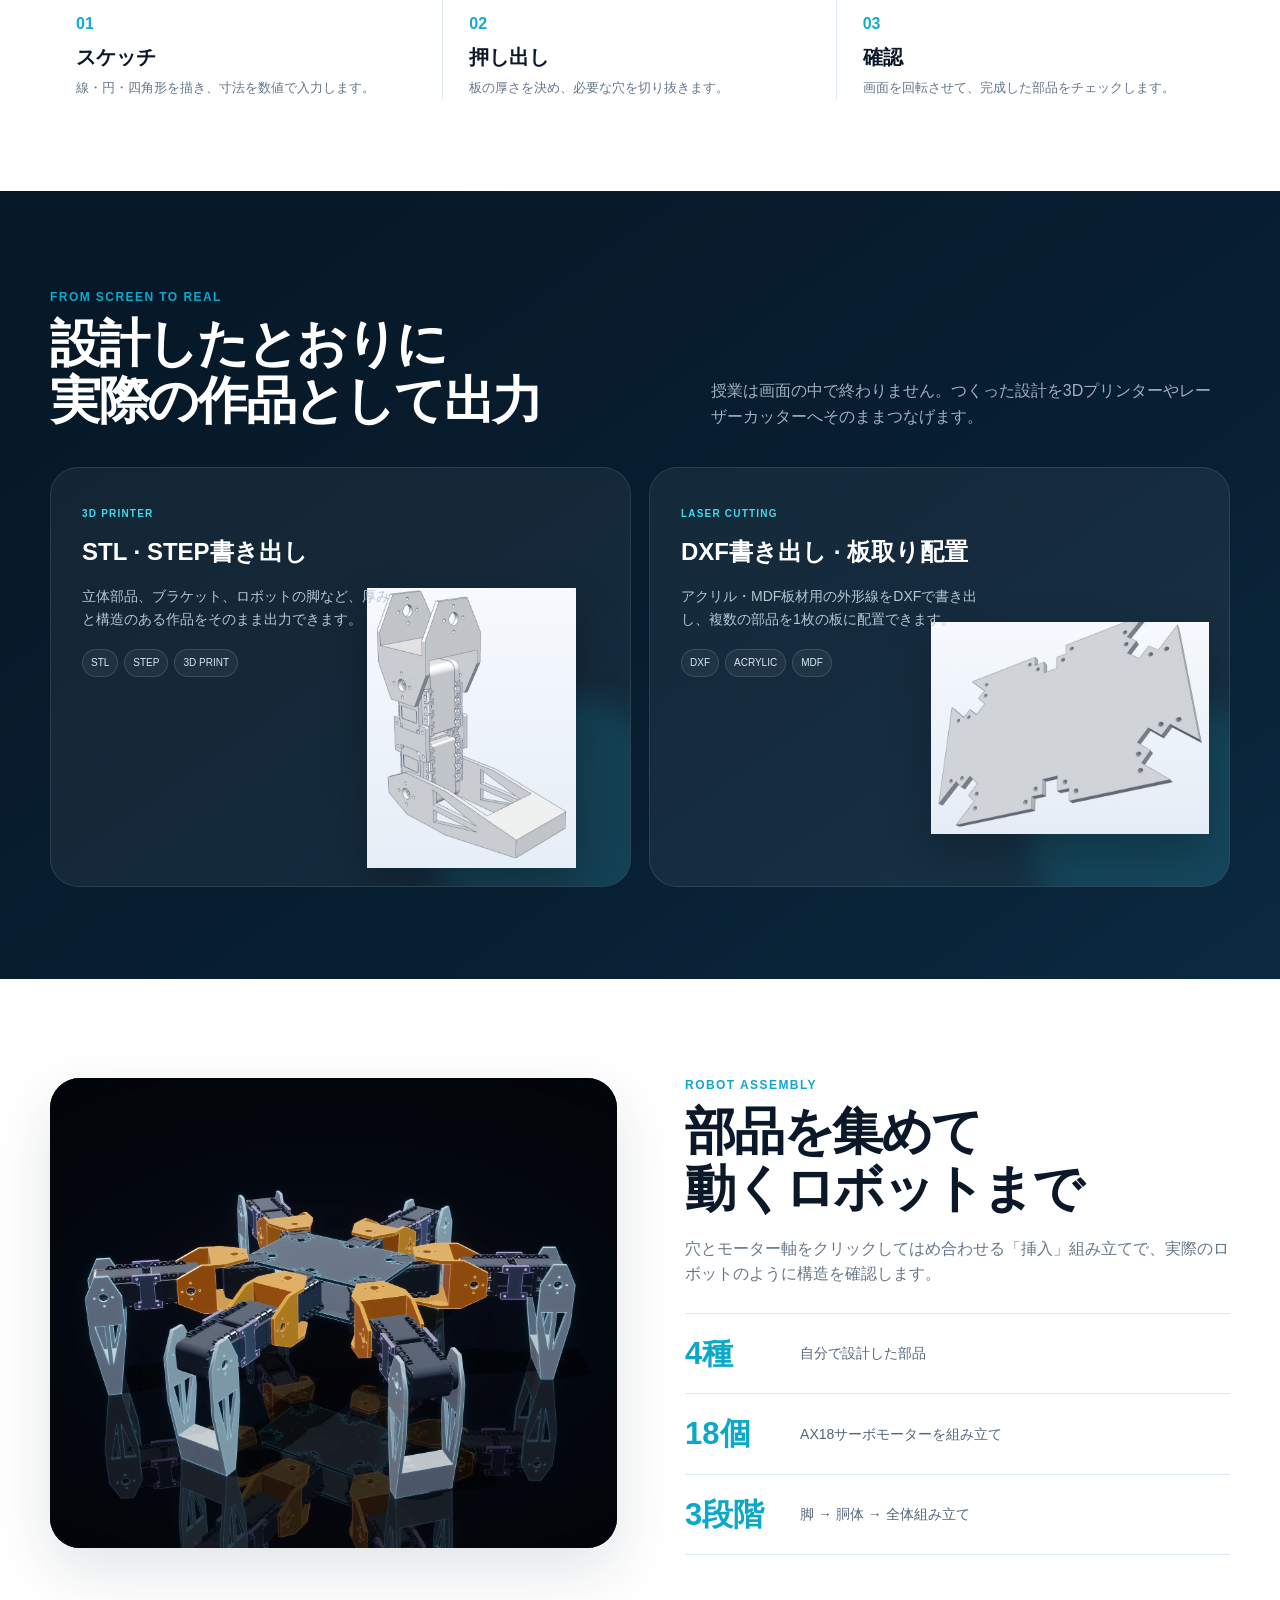
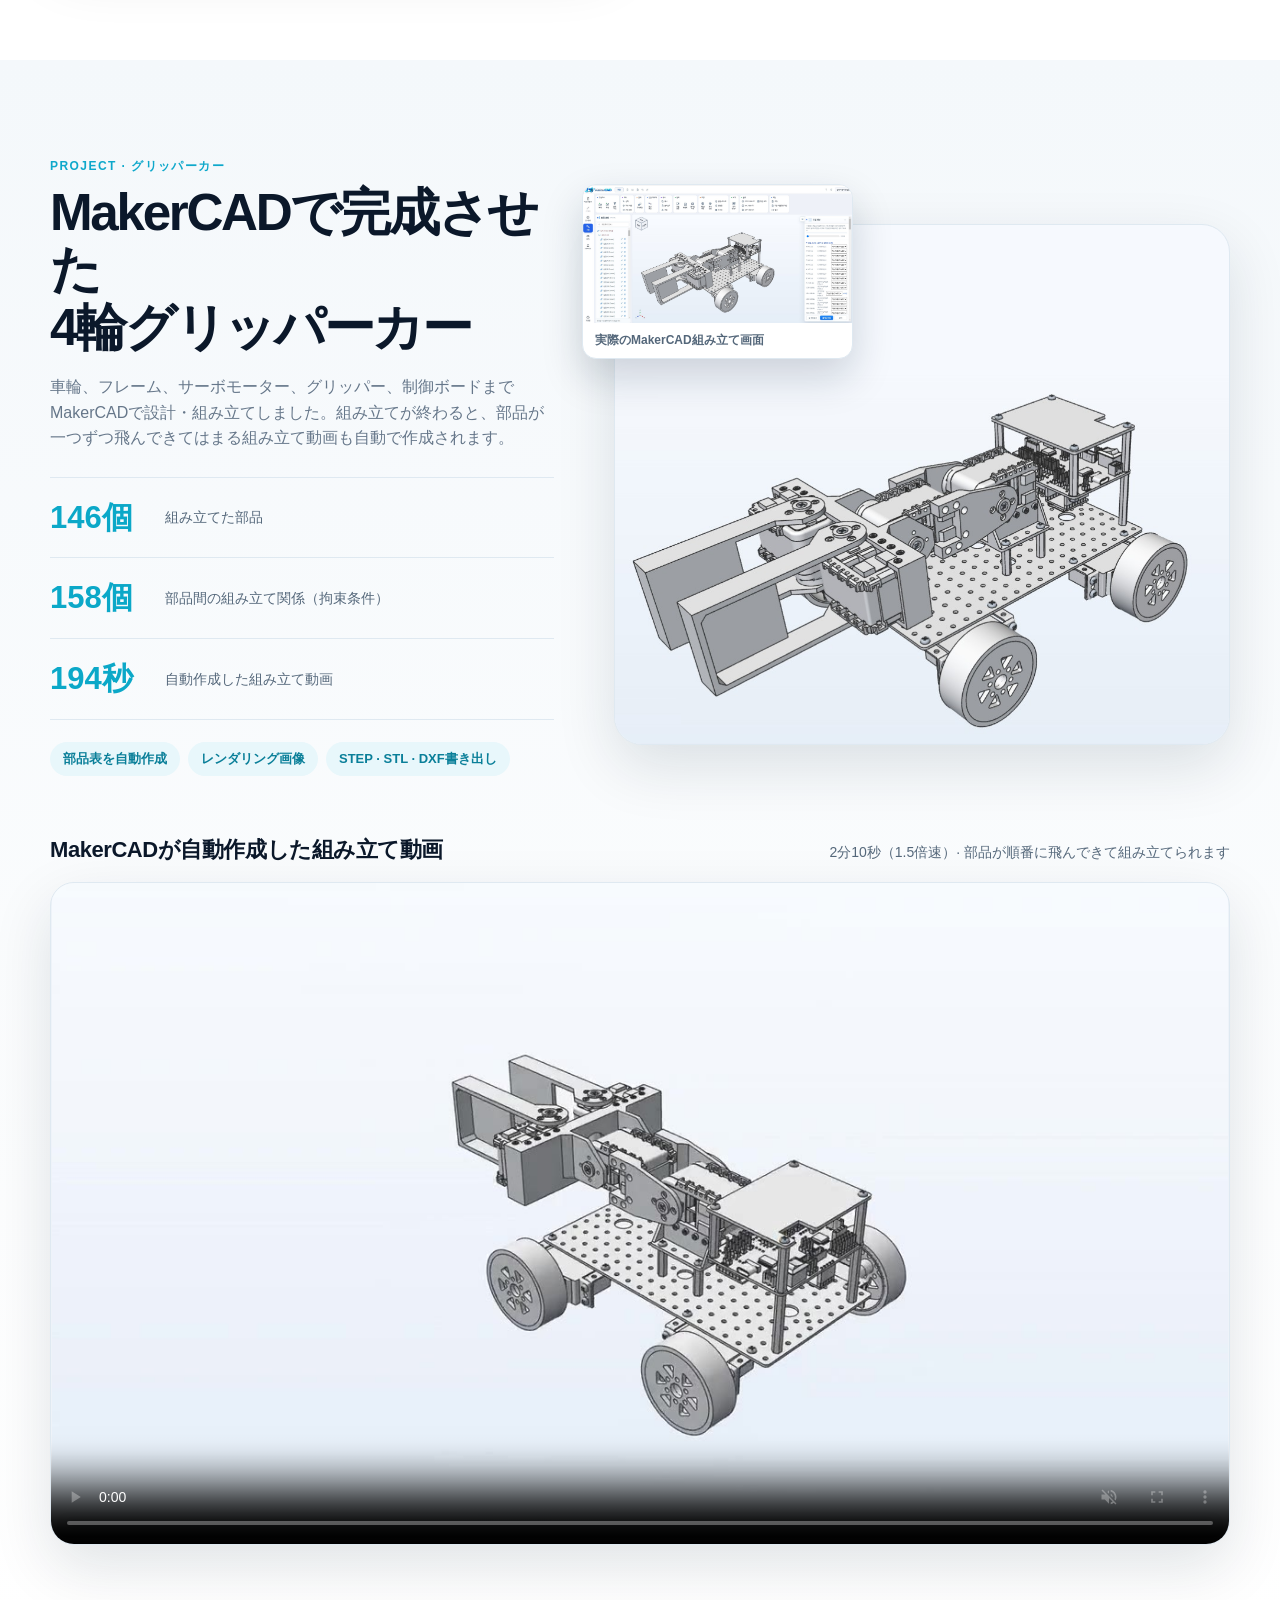
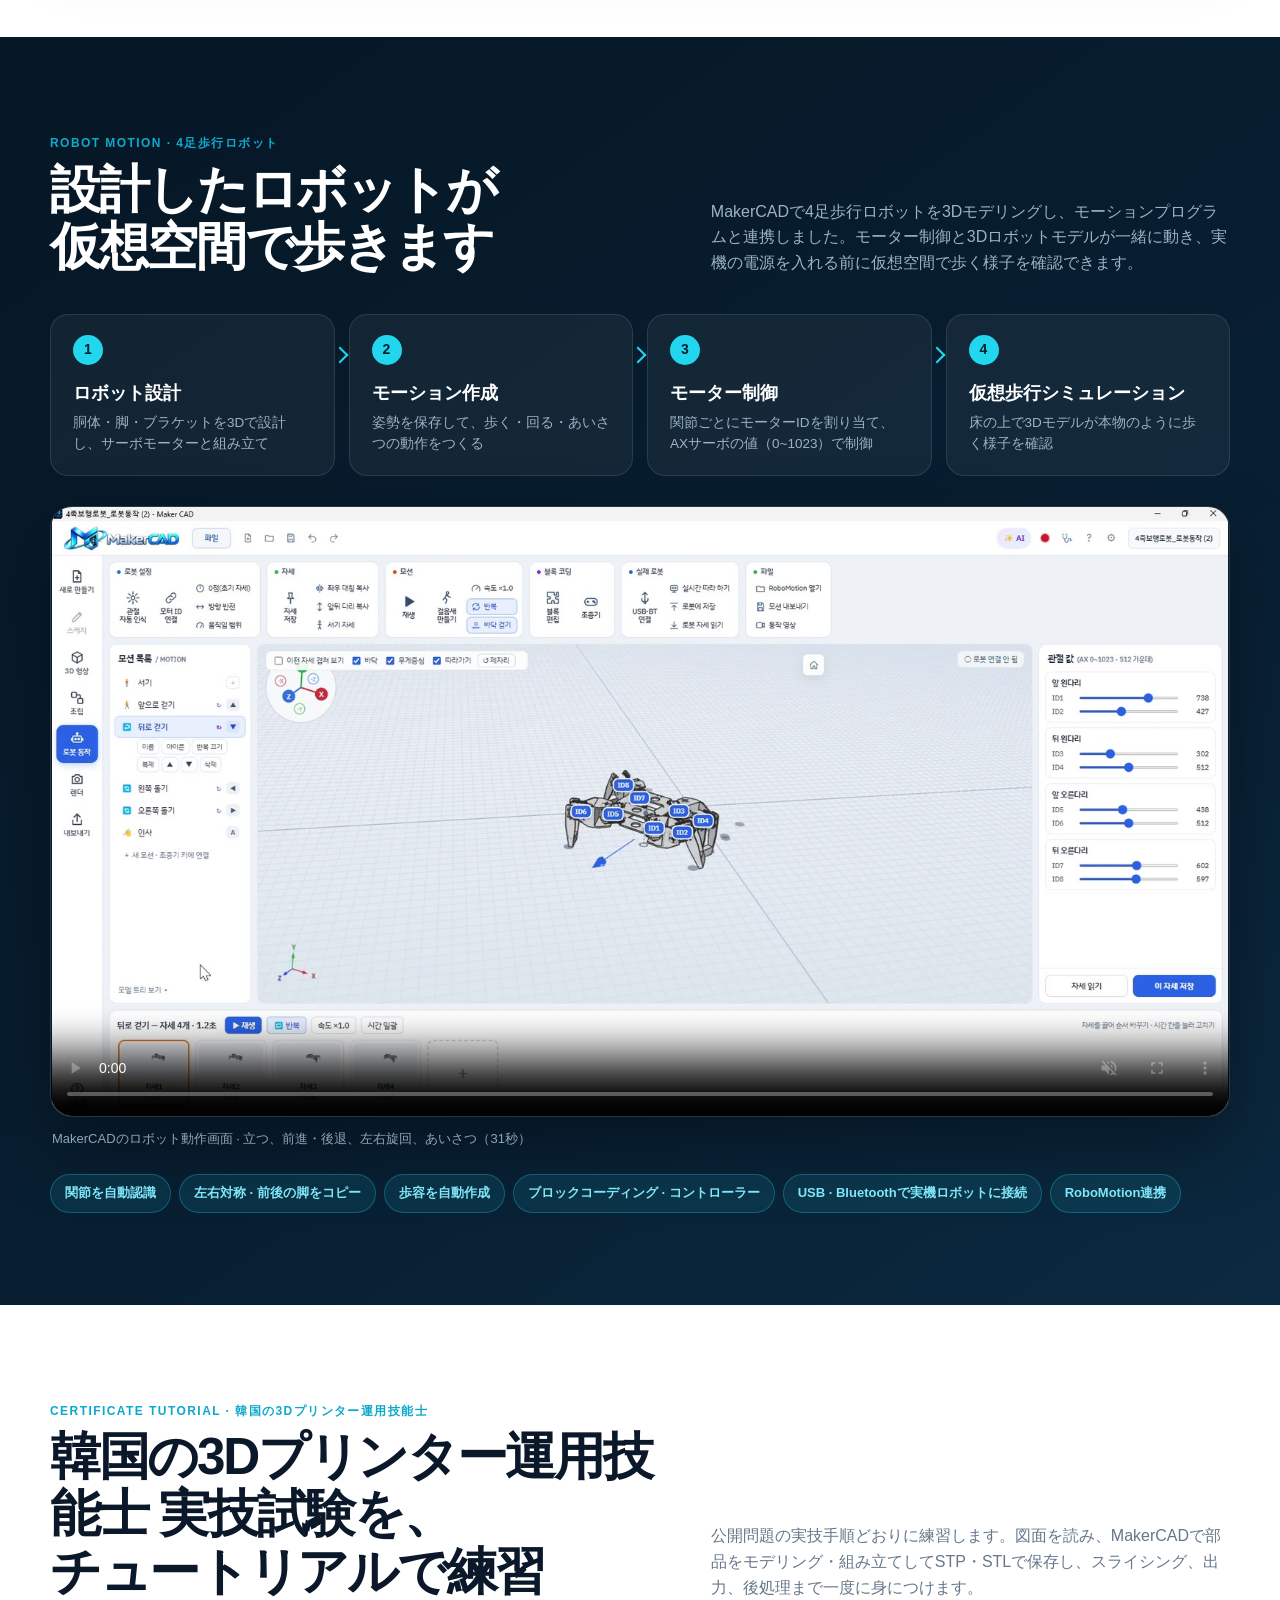
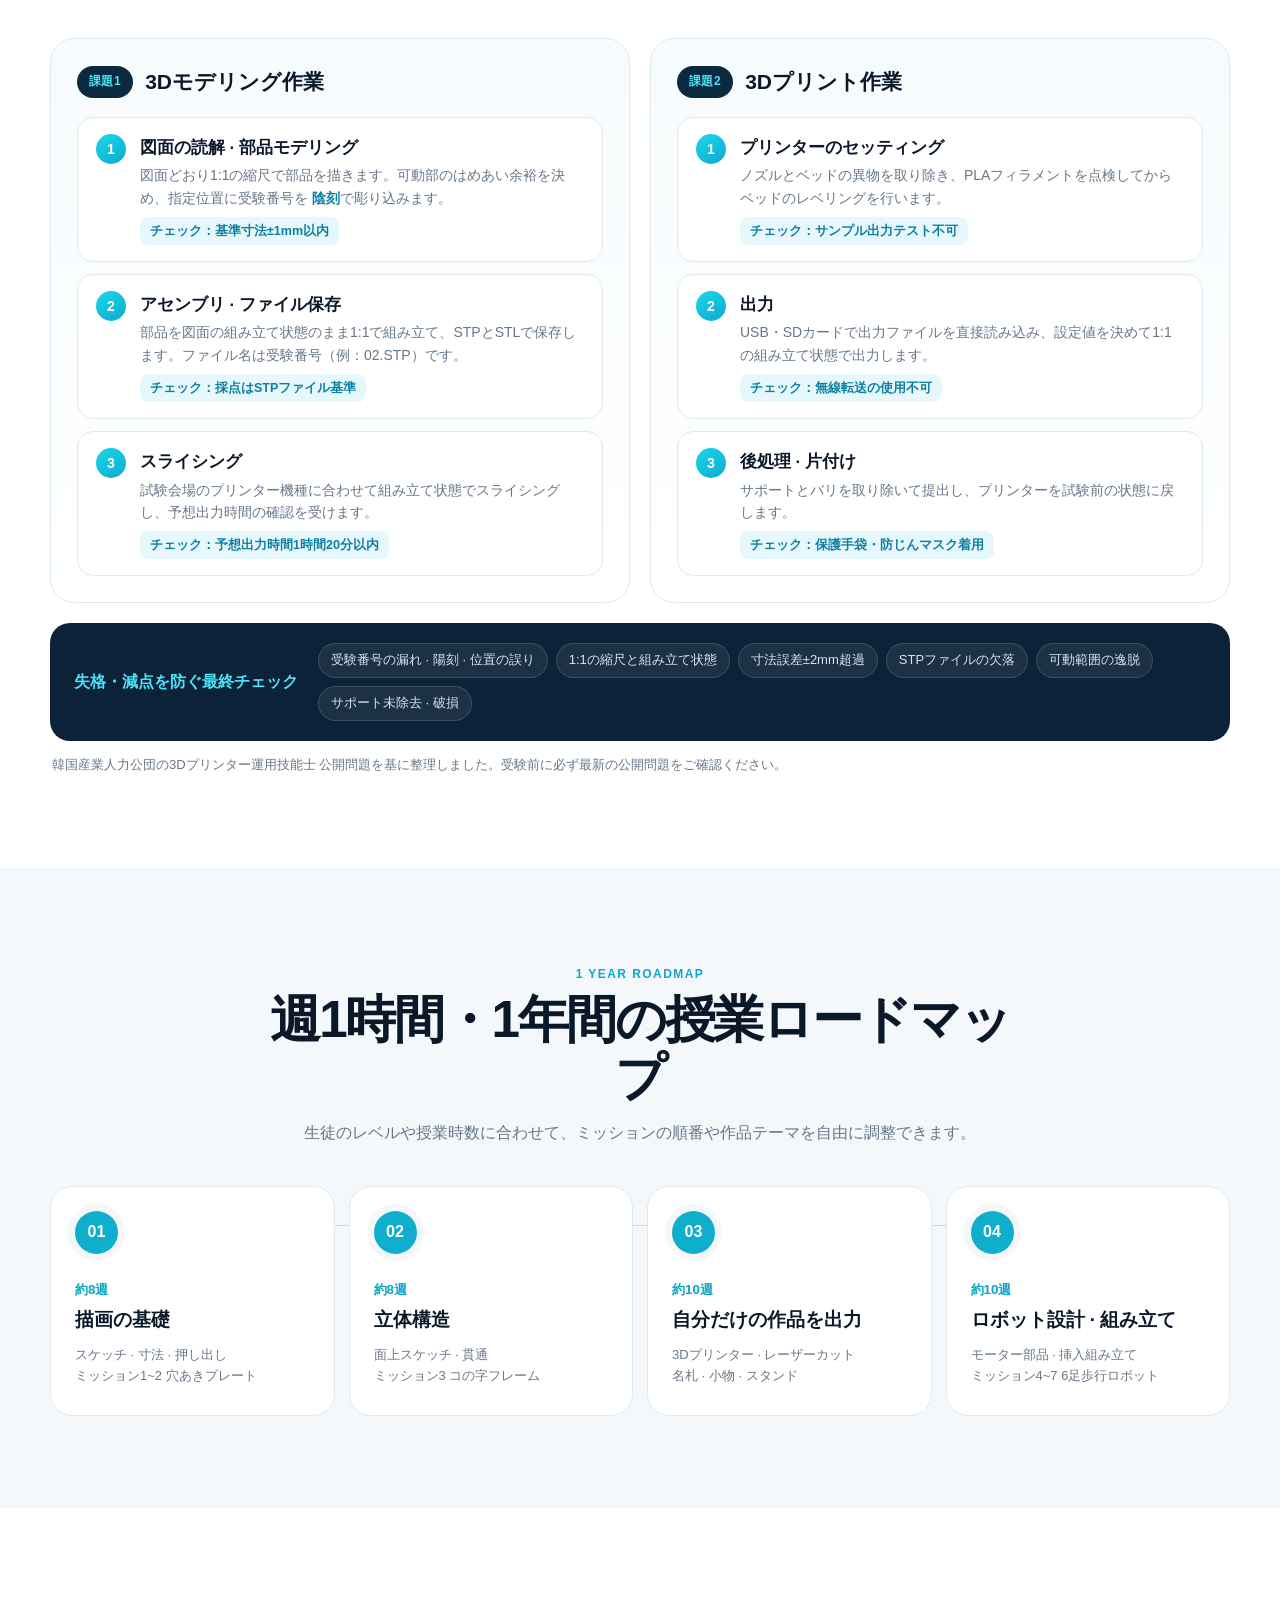
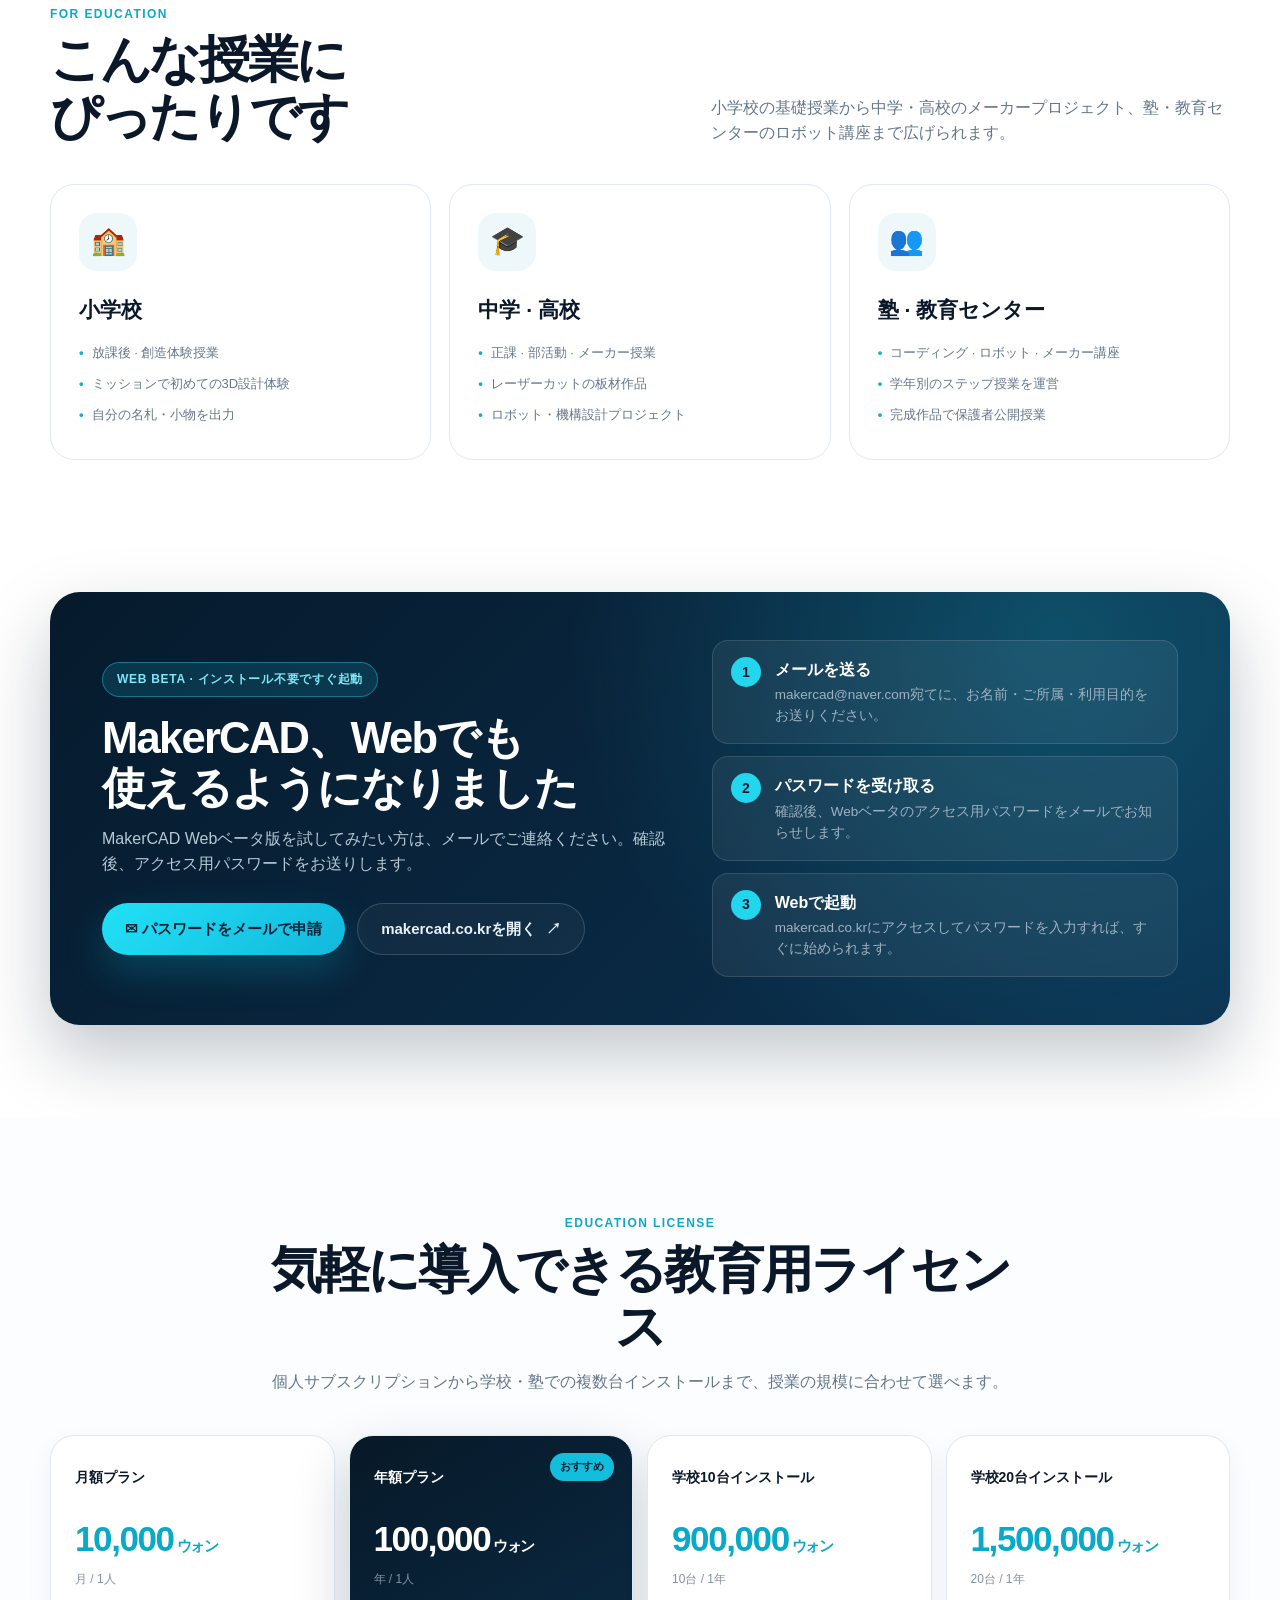
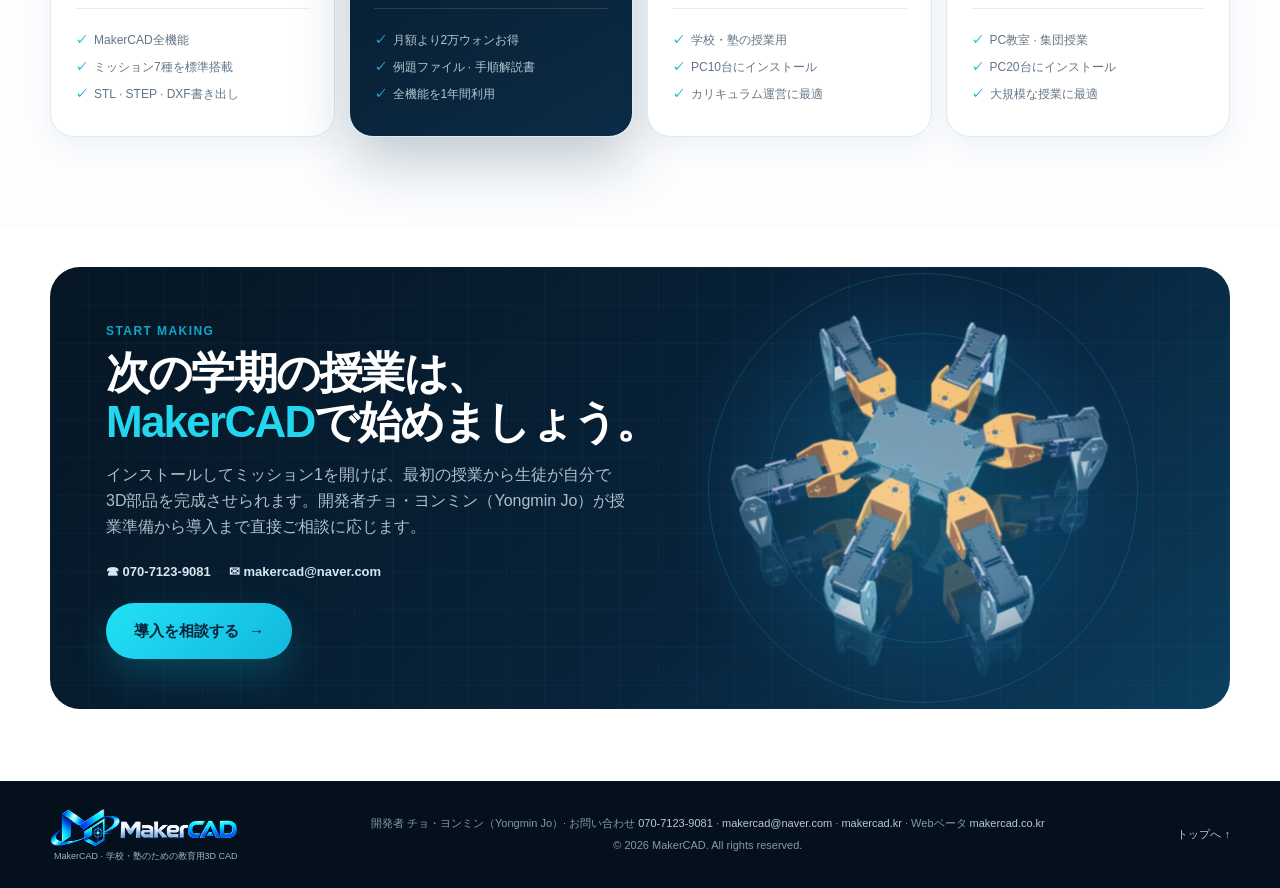
<file: ja/index.html>
<!DOCTYPE html>

<html lang="ja">
<head>
<meta charset="utf-8"/>
<meta content="width=device-width,initial-scale=1" name="viewport"/>
<meta content="MakerCAD（메이커캐드）は、学校・塾のための教育用3D CADソフトです。ステップ別ミッションで3Dモデリングを学び、3Dプリンター・レーザーカット出力からロボットの組み立てまでひとつにつなげます。" name="description"/>
<meta content="MakerCAD, 메이커캐드, メーカーCAD, 教育用3D CAD, 3Dモデリング教育, 3D設計ソフト, ロボット設計, 3Dプリンター授業, レーザーカット, 4足歩行ロボット, ロボットモーション, サーボモーター制御, 歩行シミュレーション, 3Dプリンター運用技能士, 3Dプリンター運用技能士 実技, 技能士チュートリアル, MakerCAD Web, Web CADベータ, チョ・ヨンミン" name="keywords"/>
<link href="https://makercad.kr/ja/" rel="canonical"/>
<link href="https://makercad.kr/" hreflang="ko" rel="alternate"/>
<link href="https://makercad.kr/en/" hreflang="en" rel="alternate"/>
<link href="https://makercad.kr/zh/" hreflang="zh" rel="alternate"/>
<link href="https://makercad.kr/es/" hreflang="es" rel="alternate"/>
<link href="https://makercad.kr/ja/" hreflang="ja" rel="alternate"/>
<link href="https://makercad.kr/" hreflang="x-default" rel="alternate"/>
<meta content="#071827" name="theme-color"/>
<title>MakerCAD | 学校・塾のための教育用3D CADソフト</title>
<link href="../favicon.ico" rel="icon" sizes="any"/>
<link href="../assets/favicon-32.png" rel="icon" sizes="32x32" type="image/png"/>
<link href="../assets/apple-touch-icon.png" rel="apple-touch-icon"/>
<meta content="website" property="og:type"/>
<meta content="MakerCAD" property="og:site_name"/>
<meta content="MakerCAD | 学校・塾のための教育用3D CADソフト" property="og:title"/>
<meta content="MakerCAD（메이커캐드）は、学校・塾のための教育用3D CADソフトです。ステップ別ミッションで3Dモデリングを学び、3Dプリンター・レーザーカット出力からロボットの組み立てまでひとつにつなげます。" property="og:description"/>
<meta content="https://makercad.kr/ja/" property="og:url"/>
<meta content="https://makercad.kr/assets/makercad-logo.png" property="og:image"/>
<meta content="ja_JP" property="og:locale"/>
<script type="application/ld+json">{"@context": "https://schema.org", "@graph": [{"@type": "WebSite", "name": "메이커캐드 MakerCAD", "alternateName": ["MakerCAD", "메이커캐드", "메이커 캐드", "메이커CAD"], "url": "https://makercad.kr/ja/", "inLanguage": "ja"}, {"@type": "SoftwareApplication", "name": "MakerCAD", "alternateName": ["메이커캐드", "메이커 캐드", "메이커CAD"], "url": "https://makercad.kr/ja/", "applicationCategory": "DesignApplication", "operatingSystem": "Windows", "description": "MakerCAD（메이커캐드）は、学校・塾のための教育用3D CADソフトです。ステップ別ミッションで3Dモデリングを学び、3Dプリンター・レーザーカット出力からロボットの組み立てまでひとつにつなげます。", "image": "https://makercad.kr/assets/makercad-logo.png", "inLanguage": "ja", "author": {"@id": "https://makercad.kr/#developer"}}, {"@type": "Person", "@id": "https://makercad.kr/#developer", "name": "조용민 (Yongmin Jo)", "jobTitle": "MakerCAD 開発者", "email": "mailto:makercad@naver.com", "telephone": "+82-70-7123-9081", "url": "https://makercad.kr/"}]}</script>
<link href="../styles.css" rel="stylesheet"/>
</head>
<body>
<header class="header" id="top">
<div class="topbar"><div class="shell topbar-in">
<span class="topbar-info"><a href="tel:07071239081">☎ 070-7123-9081</a><a href="mailto:makercad@naver.com">✉ makercad@naver.com</a></span>
<nav aria-label="Language" class="lang-switch">
<a href="../en/" hreflang="en" lang="en">EN</a>
<a href="../" hreflang="ko" lang="ko">한국어</a>
<a href="../zh/" hreflang="zh" lang="zh">中文</a>
<a href="../es/" hreflang="es" lang="es">ES</a>
<a aria-current="page" class="on" href="./" hreflang="ja" lang="ja">日本語</a>
</nav>
</div></div>
<div class="shell nav">
<a aria-label="MakerCAD ホーム" class="brand" href="#top">
<img alt="MakerCAD ロゴ" class="logo-h" src="../assets/makercad-logo-horizontal.png"/>
</a>
<button aria-controls="navLinks" aria-expanded="false" class="menu">メニュー</button>
<nav class="nav-links" id="navLinks">
<a href="#why">紹介</a>
<a href="#mission">チュートリアル</a>
<a href="#output">出力</a>
<a href="#robot-motion">ロボット動作</a>
<a href="#craftsman">技能士実技</a>
<a href="#roadmap">カリキュラム</a>
<a href="#web-beta">Webベータ</a>
<a href="#pricing">料金</a>
<a href="#contact">お問い合わせ</a>
</nav>
<a class="nav-cta" href="#contact">導入相談 <span>→</span></a>
</div>
</header>
<main>
<section class="hero">
<div class="hero-grid shell">
<div class="hero-copy reveal">
<div class="pill"><span></span> MakerCAD · 学校・塾のための3Dモデリング教育ソフト</div>
<h1>小学生でもかんたん、<br/><em>自分の手でつくる3D設計</em></h1>
<p class="lead">スケッチから3Dモデル、3Dプリンター・レーザーカット出力、<br class="pc"/> ロボットの組み立てまで <strong>MakerCADひとつで</strong> つながります。</p>
<div class="hero-actions">
<a class="btn primary" href="#contact">今すぐ始める <span>→</span></a>
<a class="btn secondary" href="#mission"><i>▶</i> 授業の流れを見る</a>
</div>
<div class="quick-facts">
<div><strong>7種</strong><span>基本ミッション</span></div>
<div><strong>STL · STEP · DXF</strong><span>実際の出力ファイル</span></div>
<div><strong>Windows PC</strong><span>インストール版・ポータブル</span></div>
</div>
</div>
<div class="hero-stage">
<div class="hero-visual">
<img alt="MakerCADメインビジュアル：6足歩行ロボットと設計画面" class="hero-composite" src="../assets/hero-stage-tight.png"/>
<img alt="" aria-hidden="true" class="hero-front" src="../assets/hero-robot-front.png"/>
</div>
</div>
</div>
<div class="hero-wave"></div>
</section>
<section class="trust-strip">
<div class="shell trust-grid">
<div><span class="num">01</span><b>学校・塾に特化</b><small>初めて学ぶ生徒が中心</small></div>
<div><span class="num">02</span><b>実際のものづくりへ</b><small>プリンター・レーザーカッター出力</small></div>
<div><span class="num">03</span><b>ロボットプロジェクト</b><small>部品設計から組み立てまで</small></div>
<div><span class="num">04</span><b>段階的な学習</b><small>ミッション・ヒント・自動判定</small></div>
</div>
</section>
<section class="section" id="why">
<div class="shell">
<div class="section-head reveal">
<div><span class="kicker">WHY MAKERCAD</span><h2>授業をかんたんにする<br/>主な機能</h2></div>
<p>MakerCADは、複雑なプロ向けCADよりも、生徒が最初に理解できる流れを重視しました。説明を見てまねし、自分でつくり、実際の作品として出力します。</p>
</div>
<div class="feature-grid">
<article class="feature reveal"><div class="feature-icon cyan">✦</div><span>01</span><h3>ゲーム感覚で学ぶミッション</h3><p>ガイドカードに沿って一歩ずつ進み、正しく完成すると次のステップへ進んで星がもらえます。</p></article>
<article class="feature reveal"><div class="feature-icon blue">▣</div><span>02</span><h3>すぐに出力できる本物の設計</h3><p>STL・STEPで3Dプリンターへ、DXFでレーザーカッターへ。授業の成果がそのまま実際のものづくりにつながります。</p></article>
<article class="feature reveal"><div class="feature-icon green">⚙</div><span>03</span><h3>ロボットの組み立てまで一気に</h3><p>設計した部品とモーターを「挿入」機能で組み合わせ、6足歩行ロボットのような動く作品を完成させます。</p></article>
</div>
</div>
</section>
<section class="section soft" id="mission">
<div class="shell split">
<div class="visual-card reveal">
<div class="window-bar"><i></i><i></i><i></i><span>MakerCAD · Mission 1</span></div>
<img alt="MakerCADステップ別ミッションの実際の画面" src="../assets/mission-ui.jpg"/>
</div>
<div class="copy reveal">
<span class="kicker">STEP BY STEP</span>
<h2>手順どおりに進めるだけで<br/>完成するステップ別ミッション</h2>
<p class="intro">初めてCADを学ぶ生徒も一人で復習できるよう、自動判定・星評価・ヒント・例題を用意しています。</p>
<div class="check-list">
<div><b>自動判定 · 星評価</b><span>正しく完了すると次のステップへ</span></div>
<div><b>ヒント · このステップの例題</b><span>つまずいた生徒も確認しながら進行</span></div>
<div><b>ミッション7種を標準搭載</b><span>穴あきプレート → コの字フレーム → モーター部品 → 6足歩行ロボット</span></div>
</div>
</div>
</div>
</section>
<section class="section design-flow">
<div class="shell">
<div class="center-head reveal"><span class="kicker">SIMPLE MODELING</span><h2>2Dで描いて数値を入れれば3Dに</h2><p>スケッチ → 押し出し → 確認。初心者にもわかりやすい3ステップで設計を始めます。</p></div>
<div class="flow-showcase reveal">
<div class="flow-image"><img alt="2Dスケッチ画面" src="../assets/sketch-ui.jpg"/><span class="label">2D SKETCH</span></div>
<div class="arrow">→</div>
<div class="flow-image part"><img alt="完成した3D部品" src="../assets/laser-part.jpg"/><span class="label">3D MODEL</span></div>
</div>
<div class="steps">
<div><span>01</span><h3>スケッチ</h3><p>線・円・四角形を描き、寸法を数値で入力します。</p></div>
<div><span>02</span><h3>押し出し</h3><p>板の厚さを決め、必要な穴を切り抜きます。</p></div>
<div><span>03</span><h3>確認</h3><p>画面を回転させて、完成した部品をチェックします。</p></div>
</div>
</div>
</section>
<section class="section dark" id="output">
<div class="shell">
<div class="section-head light-head reveal">
<div><span class="kicker">FROM SCREEN TO REAL</span><h2>設計したとおりに<br/>実際の作品として出力</h2></div>
<p>授業は画面の中で終わりません。つくった設計を3Dプリンターやレーザーカッターへそのままつなげます。</p>
</div>
<div class="output-grid">
<article class="output-card reveal">
<div class="output-copy"><span class="mini">3D PRINTER</span><h3>STL · STEP書き出し</h3><p>立体部品、ブラケット、ロボットの脚など、厚みと構造のある作品をそのまま出力できます。</p><div class="chips"><span>STL</span><span>STEP</span><span>3D PRINT</span></div></div>
<img alt="3Dプリンター出力用の部品" src="../assets/printed-part.jpg"/>
</article>
<article class="output-card reveal">
<div class="output-copy"><span class="mini">LASER CUTTING</span><h3>DXF書き出し · 板取り配置</h3><p>アクリル・MDF板材用の外形線をDXFで書き出し、複数の部品を1枚の板に配置できます。</p><div class="chips"><span>DXF</span><span>ACRYLIC</span><span>MDF</span></div></div>
<img alt="レーザーカット用の平板部品" src="../assets/panel-part.jpg"/>
</article>
</div>
</div>
</section>
<section class="section robot-section">
<div class="shell robot-grid">
<div class="robot-visual reveal"><img alt="MakerCAD 6足歩行ロボットの組み立て例" src="../assets/robot-assembly.jpg"/><span class="glow-ring"></span></div>
<div class="copy reveal"><span class="kicker">ROBOT ASSEMBLY</span><h2>部品を集めて<br/>動くロボットまで</h2><p class="intro">穴とモーター軸をクリックしてはめ合わせる「挿入」組み立てで、実際のロボットのように構造を確認します。</p>
<div class="robot-stats"><div><b>4種</b><span>自分で設計した部品</span></div><div><b>18個</b><span>AX18サーボモーターを組み立て</span></div><div><b>3段階</b><span>脚 → 胴体 → 全体組み立て</span></div></div>
</div>
</div>
</section>
<section class="section car-section" id="gripper-car">
<div class="shell car-grid">
<div class="copy reveal"><span class="kicker">PROJECT · グリッパーカー</span><h2>MakerCADで完成させた<br/>4輪グリッパーカー</h2><p class="intro">車輪、フレーム、サーボモーター、グリッパー、制御ボードまでMakerCADで設計・組み立てしました。組み立てが終わると、部品が一つずつ飛んできてはまる組み立て動画も自動で作成されます。</p>
<div class="robot-stats"><div><b>146個</b><span>組み立てた部品</span></div><div><b>158個</b><span>部品間の組み立て関係（拘束条件）</span></div><div><b>194秒</b><span>自動作成した組み立て動画</span></div></div>
<ul class="car-tags"><li>部品表を自動作成</li><li>レンダリング画像</li><li>STEP · STL · DXF書き出し</li></ul>
</div>
<div class="car-visual reveal">
<figure class="car-model"><img alt="MakerCADで組み立てた4輪グリッパーカーの3Dモデル" loading="lazy" src="../assets/gripper-car-model.jpg"/></figure>
<figure class="car-ui"><img alt="MakerCAD組み立て画面：モデルツリー、3Dアセンブリ、組み立て動画タイムライン" loading="lazy" src="../assets/gripper-car-ui.jpg"/><figcaption>実際のMakerCAD組み立て画面</figcaption></figure>
</div>
</div>
<div class="shell car-video reveal">
<div class="car-video-head"><h3>MakerCADが自動作成した組み立て動画</h3><span>2分10秒（1.5倍速）· 部品が順番に飛んできて組み立てられます</span></div>
<video controls="" muted="" playsinline="" poster="../assets/gripper-car-assembly-poster.jpg?v=2" preload="metadata">
<source src="../assets/gripper-car-assembly.mp4?v=2" type="video/mp4"/>
          このブラウザでは動画を再生できません。 <a href="../assets/gripper-car-assembly.mp4">動画ファイルをダウンロード</a>
</video>
</div>
</section>
<section class="section dark quad-section" id="robot-motion">
<div class="shell">
<div class="section-head light-head reveal">
<div><span class="kicker">ROBOT MOTION · 4足歩行ロボット</span><h2>設計したロボットが<br/>仮想空間で歩きます</h2></div>
<p>MakerCADで4足歩行ロボットを3Dモデリングし、モーションプログラムと連携しました。モーター制御と3Dロボットモデルが一緒に動き、実機の電源を入れる前に仮想空間で歩く様子を確認できます。</p>
</div>
<ol class="quad-flow reveal">
<li><b>ロボット設計</b><span>胴体・脚・ブラケットを3Dで設計し、サーボモーターと組み立て</span></li>
<li><b>モーション作成</b><span>姿勢を保存して、歩く・回る・あいさつの動作をつくる</span></li>
<li><b>モーター制御</b><span>関節ごとにモーターIDを割り当て、AXサーボの値（0~1023）で制御</span></li>
<li><b>仮想歩行シミュレーション</b><span>床の上で3Dモデルが本物のように歩く様子を確認</span></li>
</ol>
<div class="quad-video reveal">
<video controls="" loop="" muted="" playsinline="" poster="../assets/quadruped-motion-poster.jpg" preload="metadata">
<source src="../assets/quadruped-motion.mp4" type="video/mp4"/>
            このブラウザでは動画を再生できません。 <a href="../assets/quadruped-motion.mp4">動画ファイルをダウンロード</a>
</video>
<p class="quad-caption">MakerCADのロボット動作画面 · 立つ、前進・後退、左右旋回、あいさつ（31秒）</p>
</div>
<ul class="quad-tags reveal"><li>関節を自動認識</li><li>左右対称 · 前後の脚をコピー</li><li>歩容を自動作成</li><li>ブロックコーディング · コントローラー</li><li>USB · Bluetoothで実機ロボットに接続</li><li>RoboMotion連携</li></ul>
</div>
</section>
<section class="section cert-section" id="craftsman">
<div class="shell">
<div class="section-head reveal">
<div><span class="kicker">CERTIFICATE TUTORIAL · 韓国の3Dプリンター運用技能士</span><h2>韓国の3Dプリンター運用技能士 実技試験を、<br/>チュートリアルで練習</h2></div>
<p>公開問題の実技手順どおりに練習します。図面を読み、MakerCADで部品をモデリング・組み立てしてSTP・STLで保存し、スライシング、出力、後処理まで一度に身につけます。</p>
</div>
<div class="cert-tracks">
<div class="cert-track reveal">
<div class="cert-track-head"><span>課題1</span><b>3Dモデリング作業</b></div>
<ol class="cert-steps">
<li><b>図面の読解 · 部品モデリング</b><span>図面どおり1:1の縮尺で部品を描きます。可動部のはめあい余裕を決め、指定位置に受験番号を <em>陰刻</em>で彫り込みます。</span><i>チェック：基準寸法±1mm以内</i></li>
<li><b>アセンブリ · ファイル保存</b><span>部品を図面の組み立て状態のまま1:1で組み立て、STPとSTLで保存します。ファイル名は受験番号（例：02.STP）です。</span><i>チェック：採点はSTPファイル基準</i></li>
<li><b>スライシング</b><span>試験会場のプリンター機種に合わせて組み立て状態でスライシングし、予想出力時間の確認を受けます。</span><i>チェック：予想出力時間1時間20分以内</i></li>
</ol>
</div>
<div class="cert-track reveal">
<div class="cert-track-head"><span>課題2</span><b>3Dプリント作業</b></div>
<ol class="cert-steps">
<li><b>プリンターのセッティング</b><span>ノズルとベッドの異物を取り除き、PLAフィラメントを点検してからベッドのレベリングを行います。</span><i>チェック：サンプル出力テスト不可</i></li>
<li><b>出力</b><span>USB・SDカードで出力ファイルを直接読み込み、設定値を決めて1:1の組み立て状態で出力します。</span><i>チェック：無線転送の使用不可</i></li>
<li><b>後処理 · 片付け</b><span>サポートとバリを取り除いて提出し、プリンターを試験前の状態に戻します。</span><i>チェック：保護手袋・防じんマスク着用</i></li>
</ol>
</div>
</div>
<div class="cert-check reveal">
<b>失格・減点を防ぐ最終チェック</b>
<ul><li>受験番号の漏れ · 陽刻 · 位置の誤り</li><li>1:1の縮尺と組み立て状態</li><li>寸法誤差±2mm超過</li><li>STPファイルの欠落</li><li>可動範囲の逸脱</li><li>サポート未除去 · 破損</li></ul>
</div>
<p class="cert-note">韓国産業人力公団の3Dプリンター運用技能士 公開問題を基に整理しました。受験前に必ず最新の公開問題をご確認ください。</p>
</div>
</section>
<section class="section soft" id="roadmap">
<div class="shell">
<div class="center-head reveal"><span class="kicker">1 YEAR ROADMAP</span><h2>週1時間・1年間の授業ロードマップ</h2><p>生徒のレベルや授業時数に合わせて、ミッションの順番や作品テーマを自由に調整できます。</p></div>
<div class="roadmap">
<article class="reveal"><span>01</span><small>約8週</small><h3>描画の基礎</h3><p>スケッチ · 寸法 · 押し出し<br/>ミッション1~2 穴あきプレート</p></article>
<article class="reveal"><span>02</span><small>約8週</small><h3>立体構造</h3><p>面上スケッチ · 貫通<br/>ミッション3 コの字フレーム</p></article>
<article class="reveal"><span>03</span><small>約10週</small><h3>自分だけの作品を出力</h3><p>3Dプリンター · レーザーカット<br/>名札 · 小物 · スタンド</p></article>
<article class="reveal"><span>04</span><small>約10週</small><h3>ロボット設計 · 組み立て</h3><p>モーター部品 · 挿入組み立て<br/>ミッション4~7 6足歩行ロボット</p></article>
</div>
</div>
</section>
<section class="section audience">
<div class="shell">
<div class="section-head reveal"><div><span class="kicker">FOR EDUCATION</span><h2>こんな授業に<br/>ぴったりです</h2></div><p>小学校の基礎授業から中学・高校のメーカープロジェクト、塾・教育センターのロボット講座まで広げられます。</p></div>
<div class="audience-grid">
<article class="reveal"><div class="audience-icon">🏫</div><h3>小学校</h3><ul><li>放課後 · 創造体験授業</li><li>ミッションで初めての3D設計体験</li><li>自分の名札・小物を出力</li></ul></article>
<article class="reveal"><div class="audience-icon">🎓</div><h3>中学 · 高校</h3><ul><li>正課 · 部活動 · メーカー授業</li><li>レーザーカットの板材作品</li><li>ロボット・機構設計プロジェクト</li></ul></article>
<article class="reveal"><div class="audience-icon">👥</div><h3>塾 · 教育センター</h3><ul><li>コーディング · ロボット · メーカー講座</li><li>学年別のステップ授業を運営</li><li>完成作品で保護者公開授業</li></ul></article>
</div>
</div>
</section>
<section class="section beta-section" id="web-beta">
<div class="shell">
<div class="beta-card reveal">
<div class="beta-copy">
<span class="beta-badge">WEB BETA · インストール不要ですぐ起動</span>
<h2>MakerCAD、Webでも<br/>使えるようになりました</h2>
<p>MakerCAD Webベータ版を試してみたい方は、メールでご連絡ください。確認後、アクセス用パスワードをお送りします。</p>
<div class="beta-actions">
<a class="btn primary" href="mailto:makercad@naver.com?subject=%5B%EB%A9%94%EC%9D%B4%EC%BB%A4%EC%BA%90%EB%93%9C%20%EC%9B%B9%20%EB%B2%A0%ED%83%80%5D%20%EB%B9%84%EB%B0%80%EB%B2%88%ED%98%B8%20%EC%9A%94%EC%B2%AD&amp;body=%EC%9D%B4%EB%A6%84%3A%0A%EC%86%8C%EC%86%8D(%ED%95%99%EA%B5%90%C2%B7%ED%95%99%EC%9B%90%C2%B7%EA%B8%B0%EA%B4%80)%3A%0A%EC%97%B0%EB%9D%BD%EC%B2%98%3A%0A%EC%82%AC%EC%9A%A9%20%EB%AA%A9%EC%A0%81%3A%0A">✉ パスワードをメールで申請</a>
<a class="btn secondary" href="https://makercad.co.kr/" rel="noopener" target="_blank">makercad.co.krを開く <span>↗</span></a>
</div>
</div>
<ol class="beta-steps">
<li><b>メールを送る</b><span>makercad@naver.com宛てに、お名前・ご所属・利用目的をお送りください。</span></li>
<li><b>パスワードを受け取る</b><span>確認後、Webベータのアクセス用パスワードをメールでお知らせします。</span></li>
<li><b>Webで起動</b><span>makercad.co.krにアクセスしてパスワードを入力すれば、すぐに始められます。</span></li>
</ol>
</div>
</div>
</section>
<section class="section pricing" id="pricing">
<div class="shell">
<div class="center-head reveal"><span class="kicker">EDUCATION LICENSE</span><h2>気軽に導入できる教育用ライセンス</h2><p>個人サブスクリプションから学校・塾での複数台インストールまで、授業の規模に合わせて選べます。</p></div>
<div class="price-grid">
<article class="price-card reveal"><span class="price-title">月額プラン</span><strong>10,000<small>ウォン</small></strong><p>月 / 1人</p><ul><li>MakerCAD全機能</li><li>ミッション7種を標準搭載</li><li>STL · STEP · DXF書き出し</li></ul></article>
<article class="price-card featured reveal"><div class="recommend">おすすめ</div><span class="price-title">年額プラン</span><strong>100,000<small>ウォン</small></strong><p>年 / 1人</p><ul><li>月額より2万ウォンお得</li><li>例題ファイル · 手順解説書</li><li>全機能を1年間利用</li></ul></article>
<article class="price-card reveal"><span class="price-title">学校10台インストール</span><strong>900,000<small>ウォン</small></strong><p>10台 / 1年</p><ul><li>学校・塾の授業用</li><li>PC10台にインストール</li><li>カリキュラム運営に最適</li></ul></article>
<article class="price-card reveal"><span class="price-title">学校20台インストール</span><strong>1,500,000<small>ウォン</small></strong><p>20台 / 1年</p><ul><li>PC教室 · 集団授業</li><li>PC20台にインストール</li><li>大規模な授業に最適</li></ul></article>
</div>
</div>
</section>
<section class="cta-section" id="contact">
<div class="shell cta-card reveal">
<div class="cta-copy"><span class="kicker">START MAKING</span><h2>次の学期の授業は、<br/><em>MakerCAD</em>で始めましょう。</h2><p>インストールしてミッション1を開けば、最初の授業から生徒が自分で3D部品を完成させられます。開発者チョ・ヨンミン（Yongmin Jo）が授業準備から導入まで直接ご相談に応じます。</p><div class="contact-row"><a href="tel:07071239081">☎ 070-7123-9081</a><a href="mailto:makercad@naver.com">✉ makercad@naver.com</a></div><a class="btn primary large" href="tel:07071239081">導入を相談する <span>→</span></a></div>
<div class="cta-visual"><img alt="MakerCAD 6足歩行ロボット" src="../assets/robot-top-crop.jpg"/><div class="orbit one"></div><div class="orbit two"></div></div>
</div>
</section>
</main>
<footer>
<div class="shell footer-grid">
<a class="brand footer-brand" href="#top"><span><img alt="MakerCAD ロゴ" class="logo-h" src="../assets/makercad-logo-horizontal.png"/><small>MakerCAD · 学校・塾のための教育用3D CAD</small></span></a>
<div class="footer-info"><p>開発者 チョ・ヨンミン（Yongmin Jo）· お問い合わせ <a href="tel:07071239081">070-7123-9081</a> · <a href="mailto:makercad@naver.com">makercad@naver.com</a> · <a href="https://makercad.kr/">makercad.kr</a> · Webベータ <a href="https://makercad.co.kr/" rel="noopener" target="_blank">makercad.co.kr</a></p><p>© <span id="year"></span> MakerCAD. All rights reserved.</p></div>
<a class="to-top" href="#top">トップへ ↑</a>
</div>
</footer>
<script src="../script.js"></script>
</body>
</html>
</file>
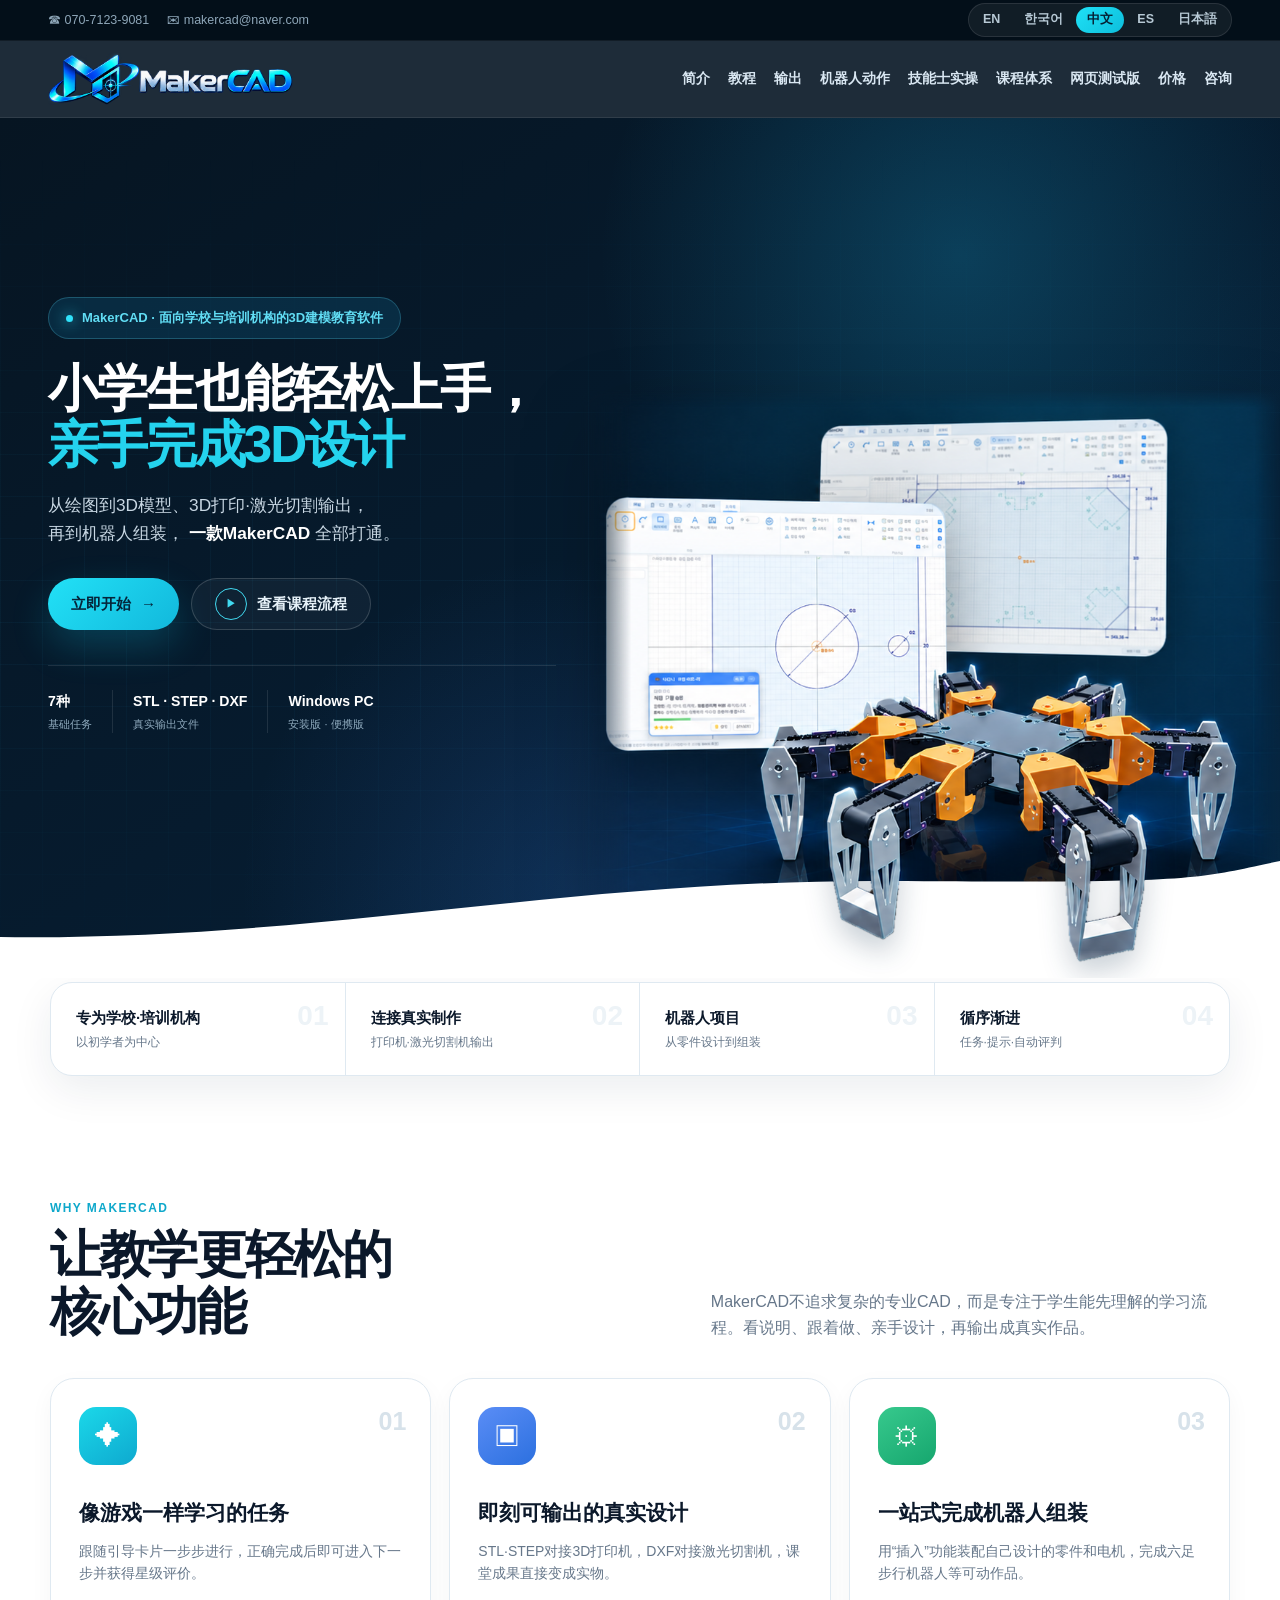
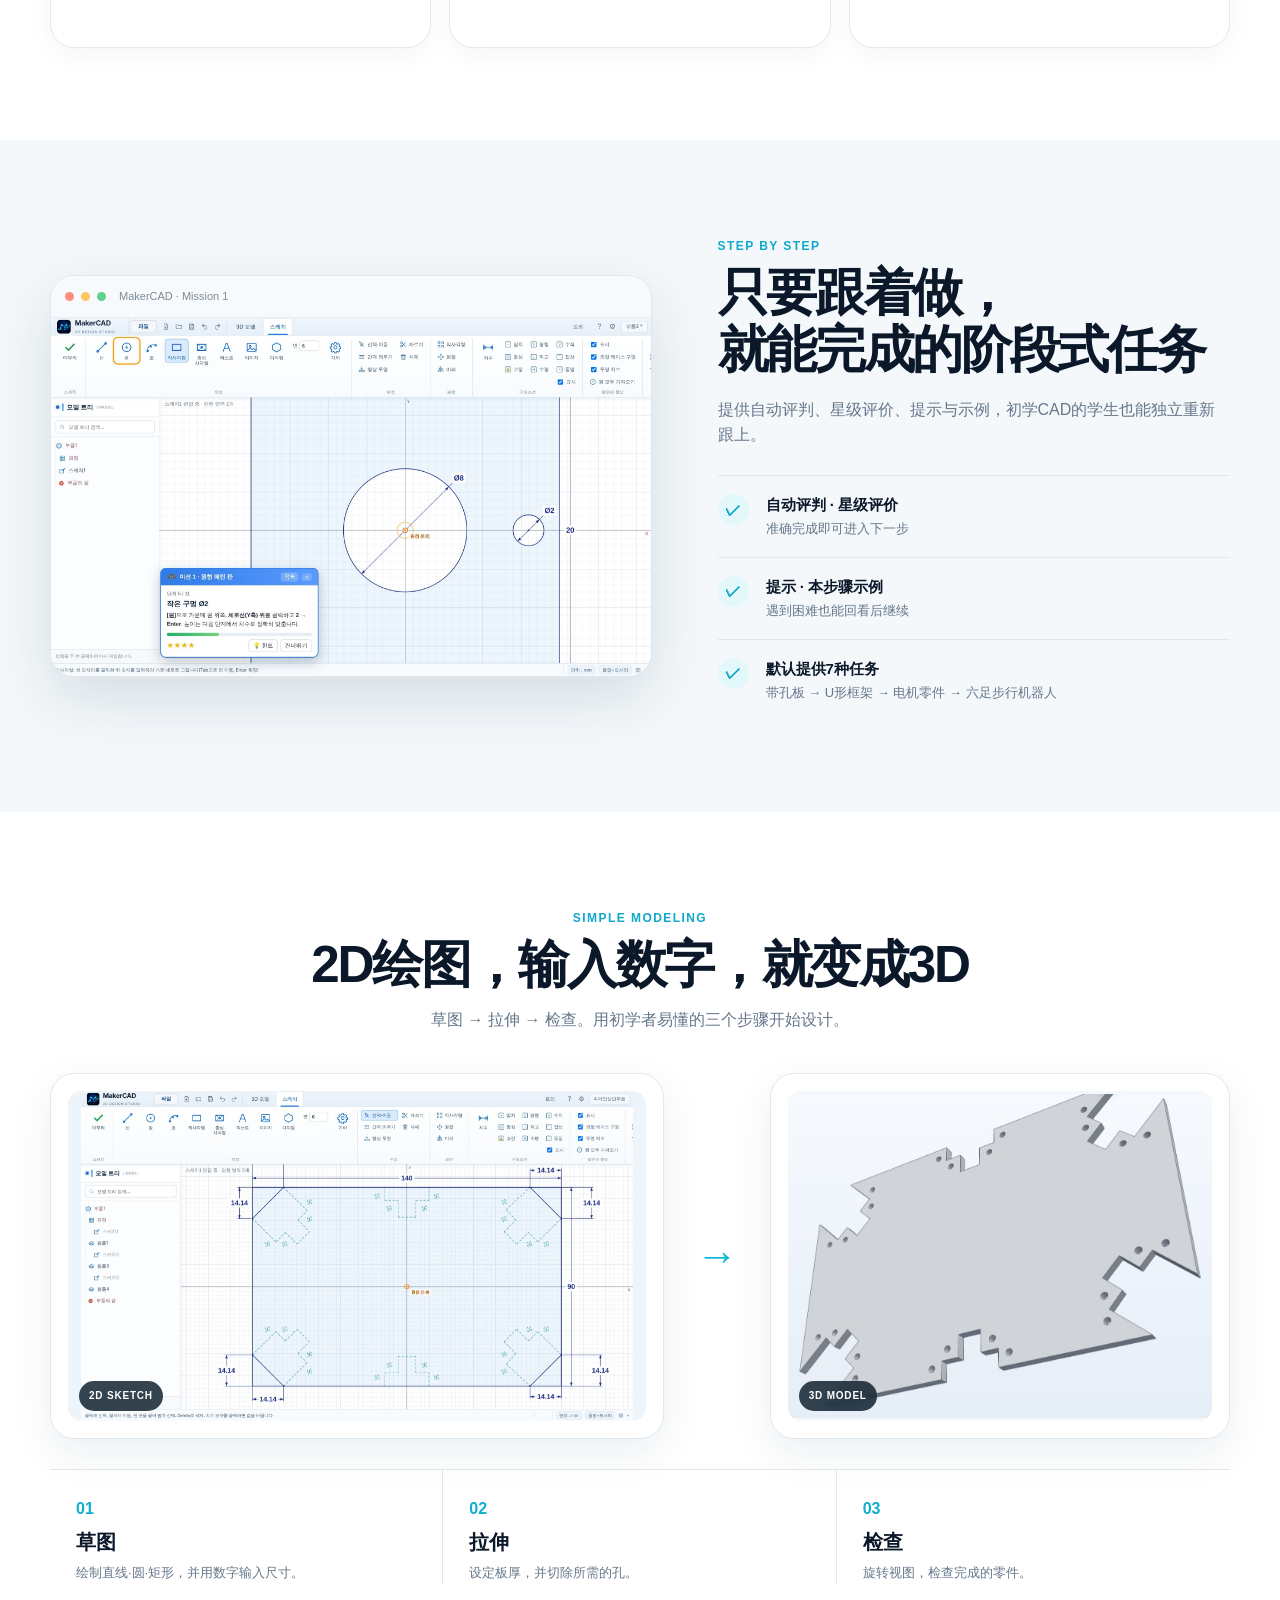
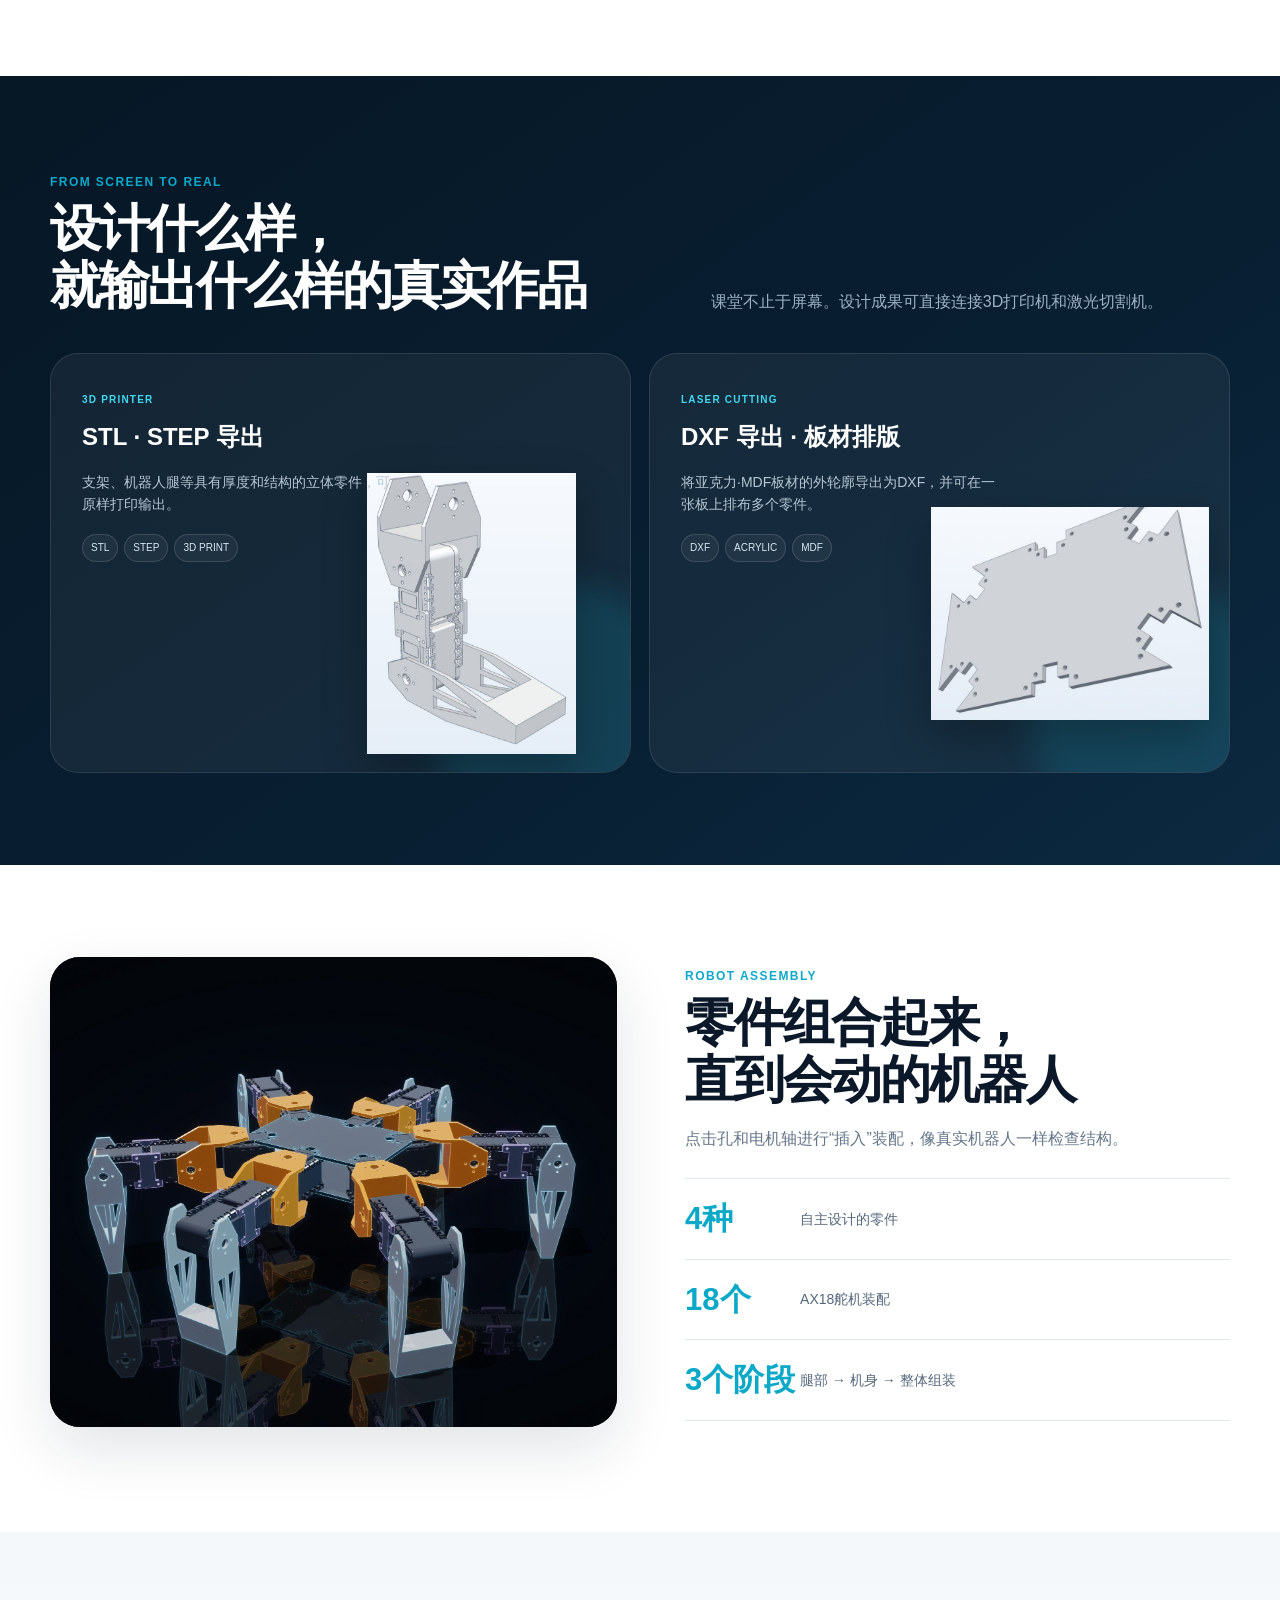
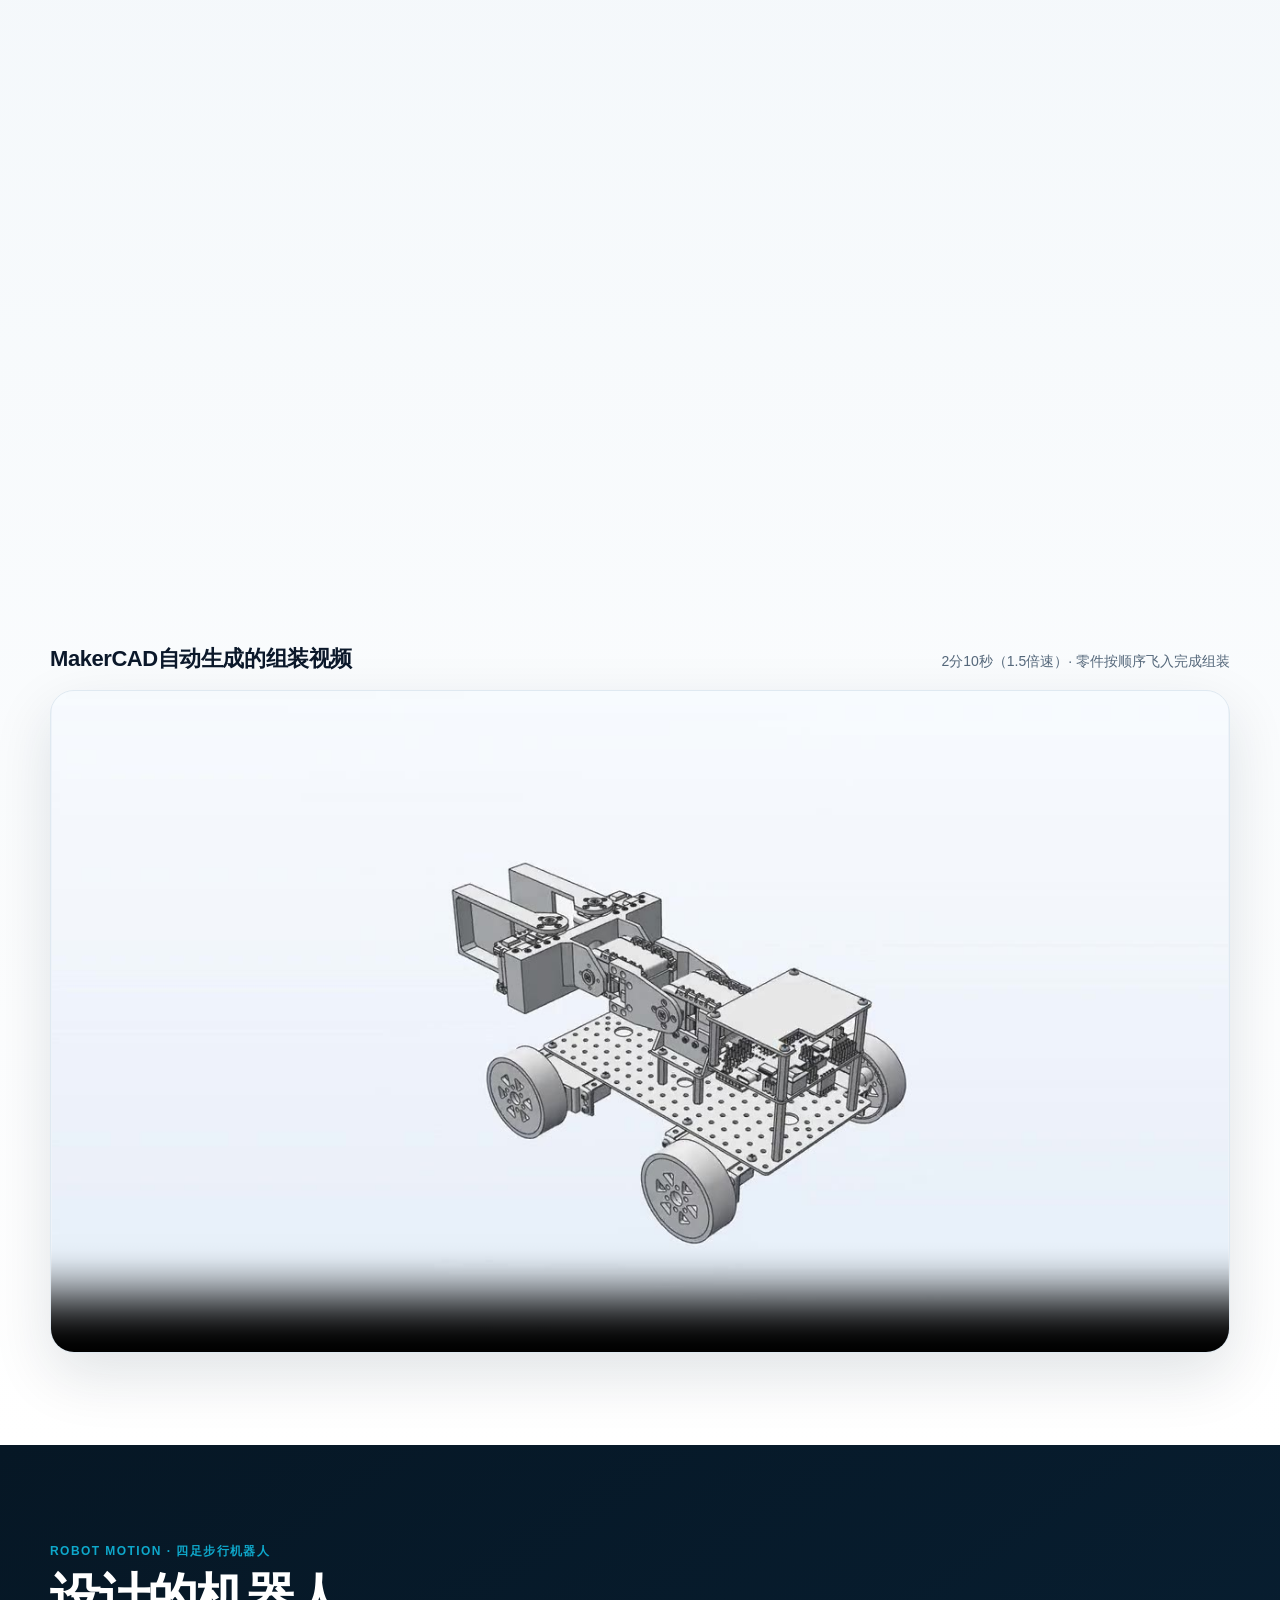
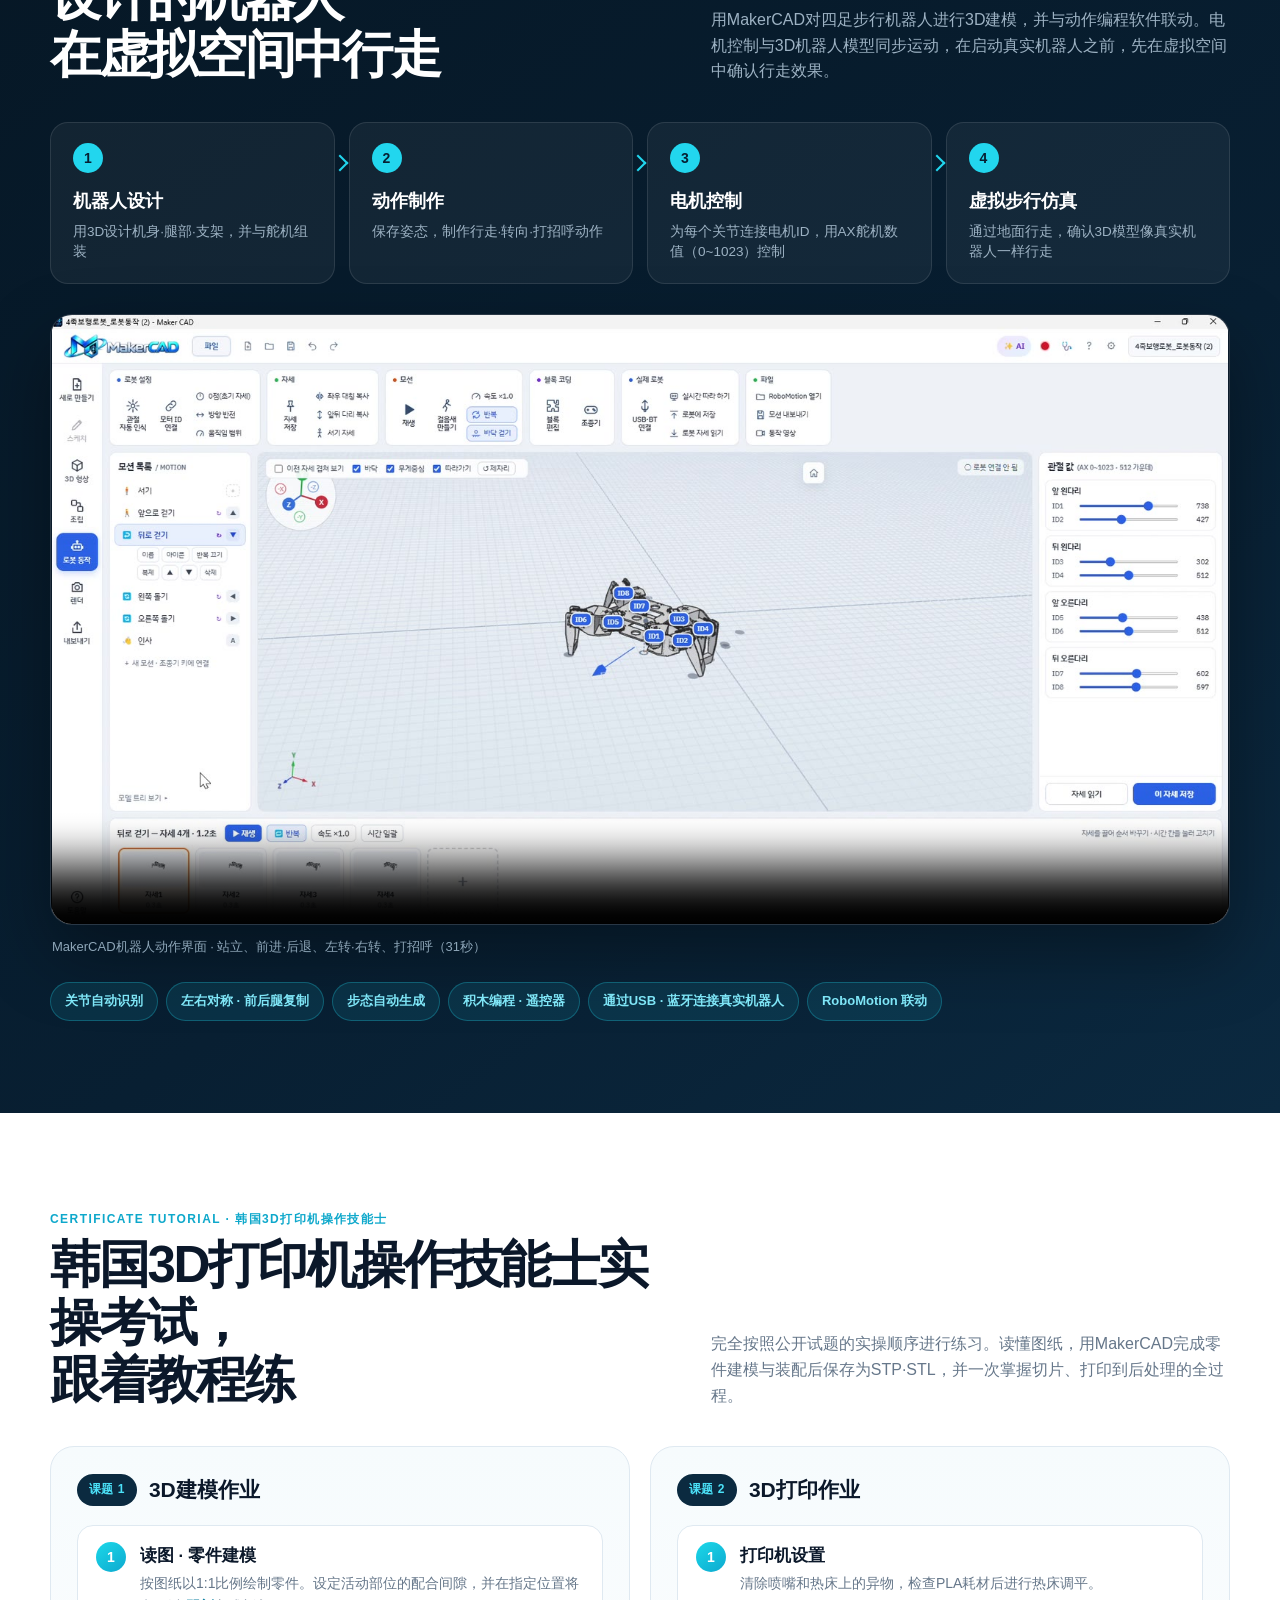
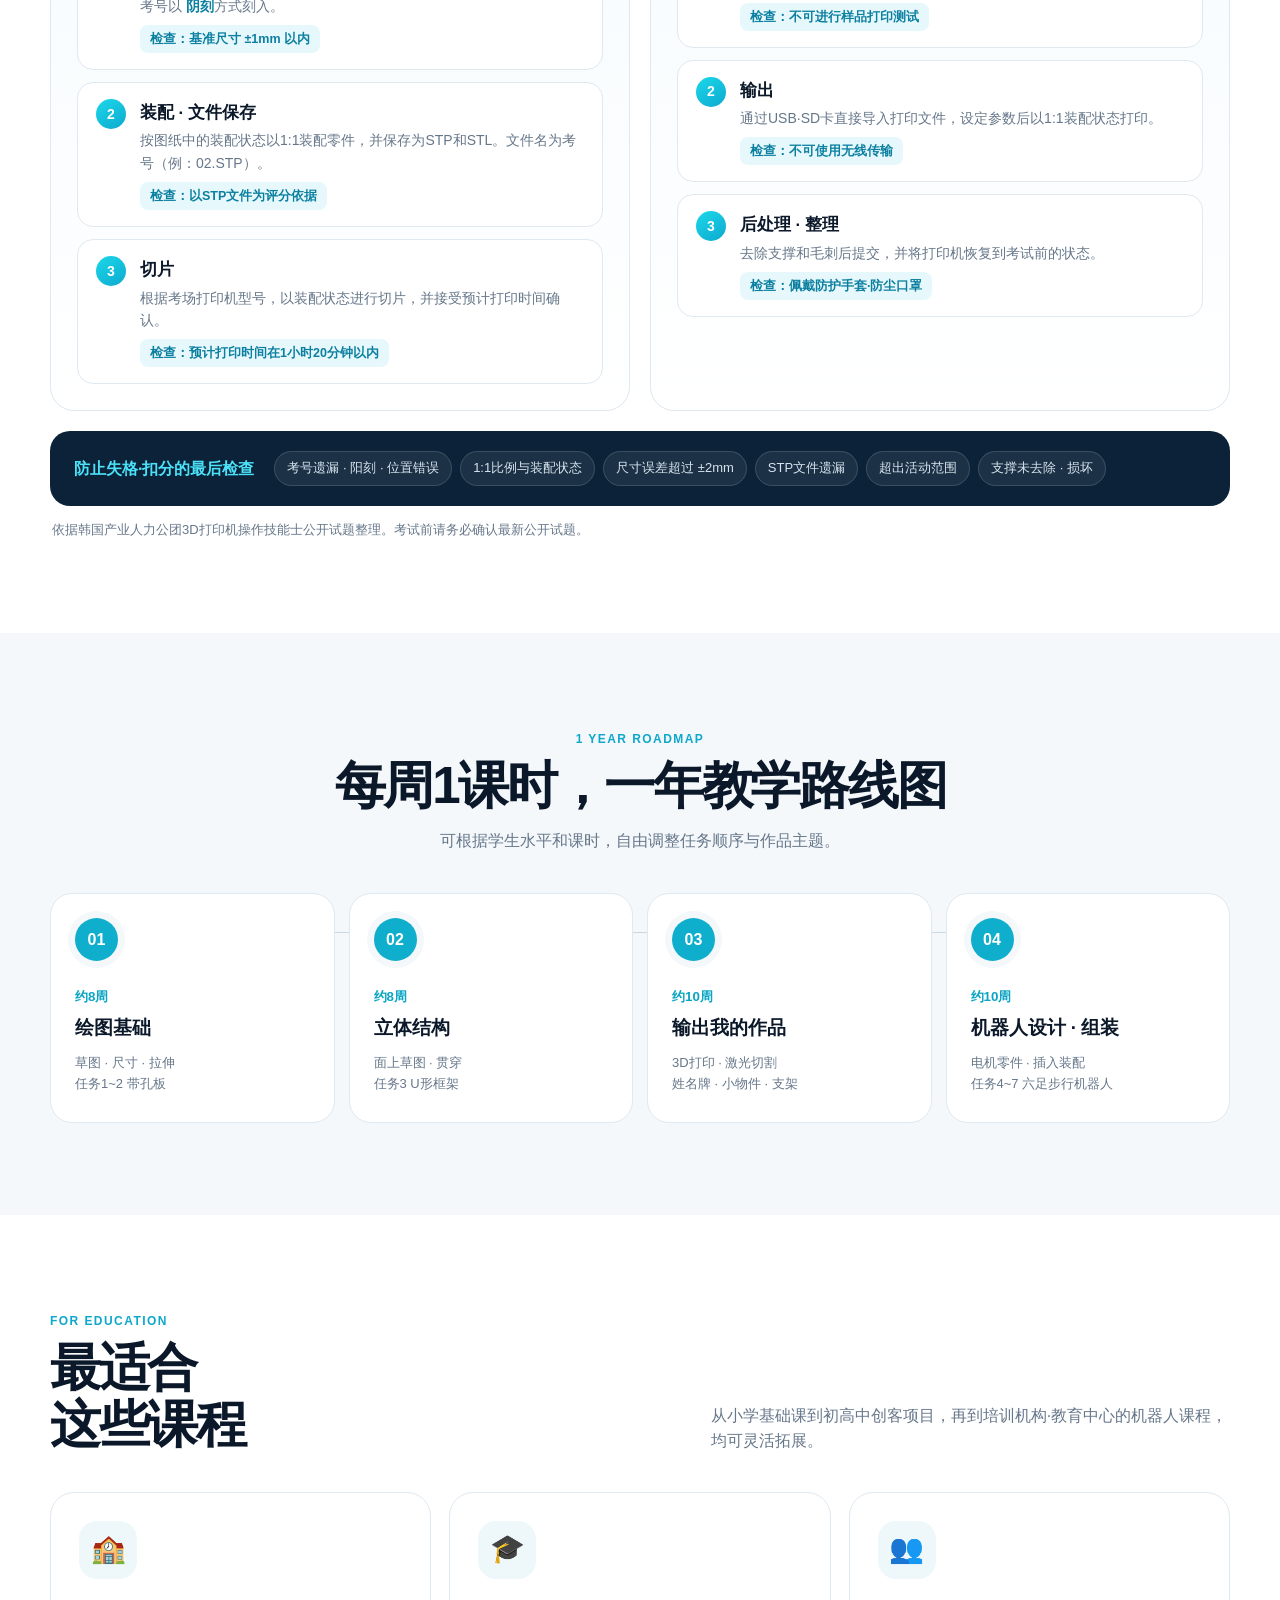
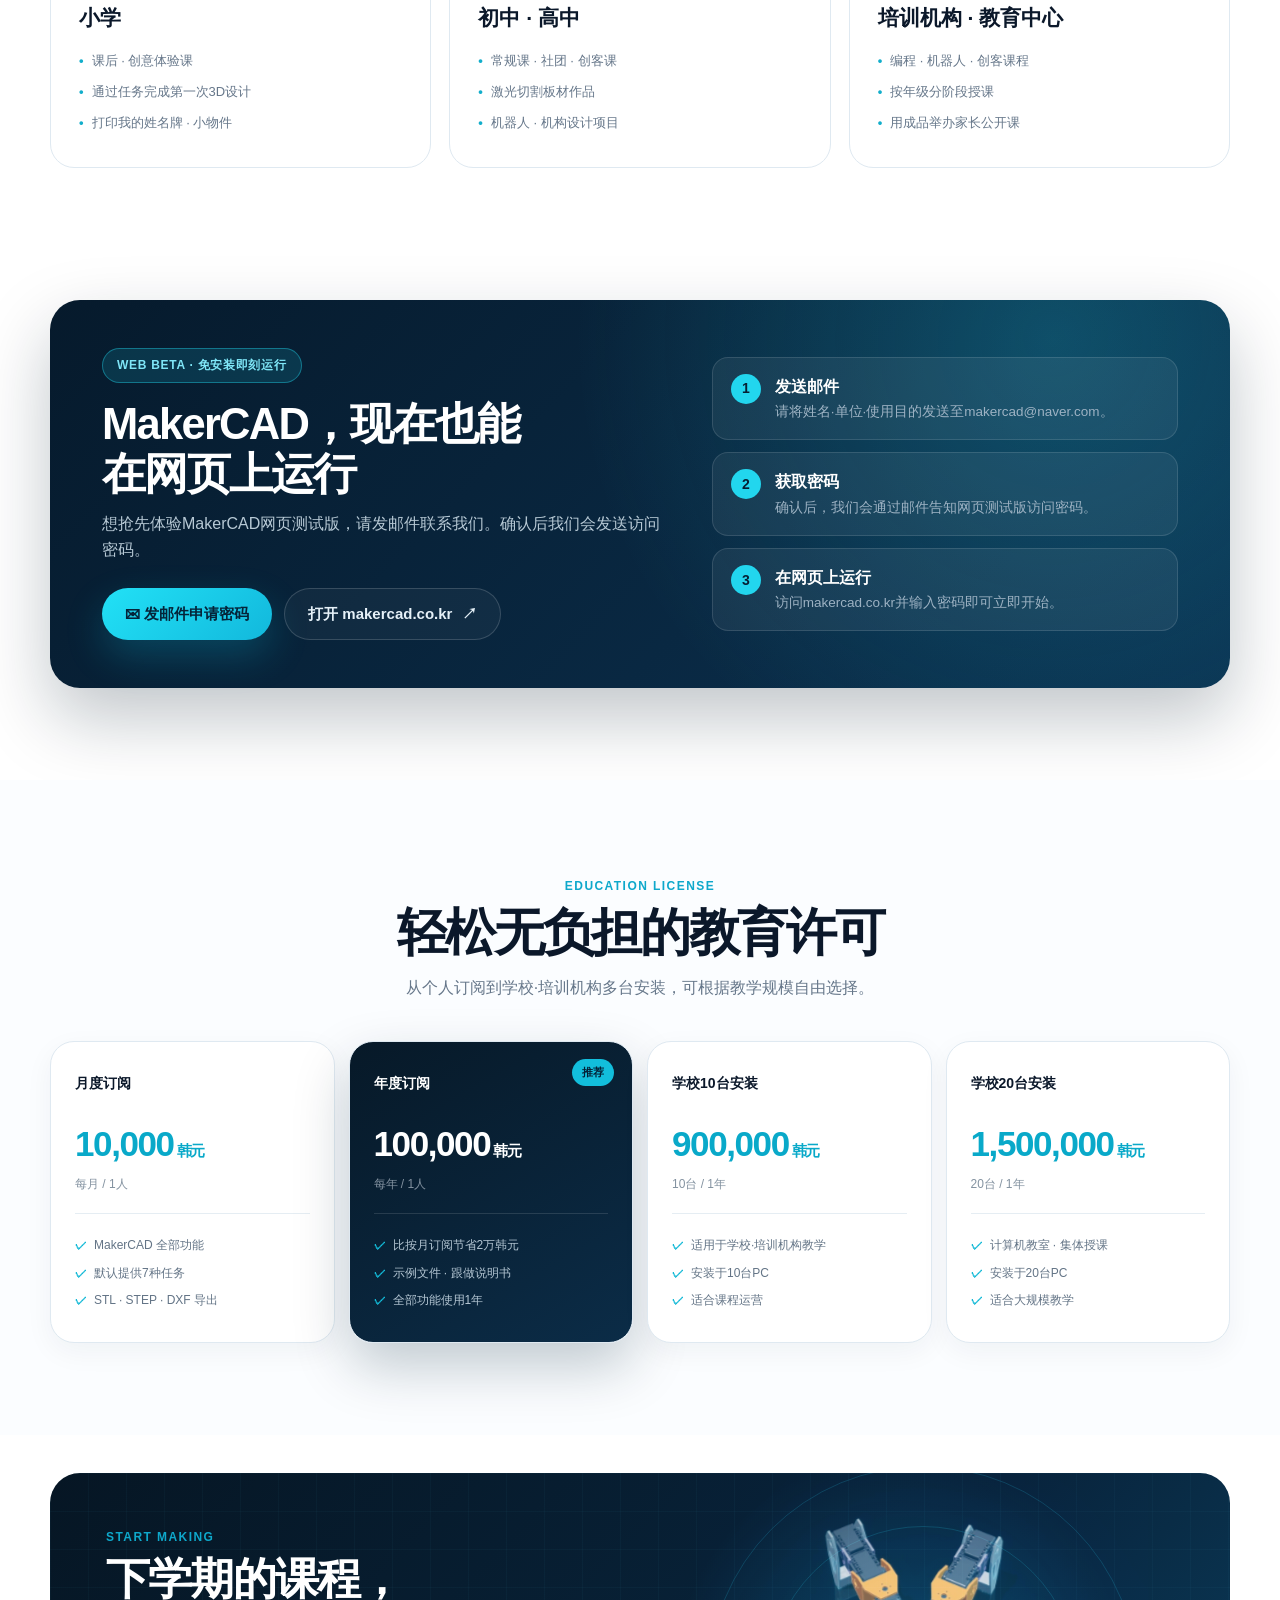
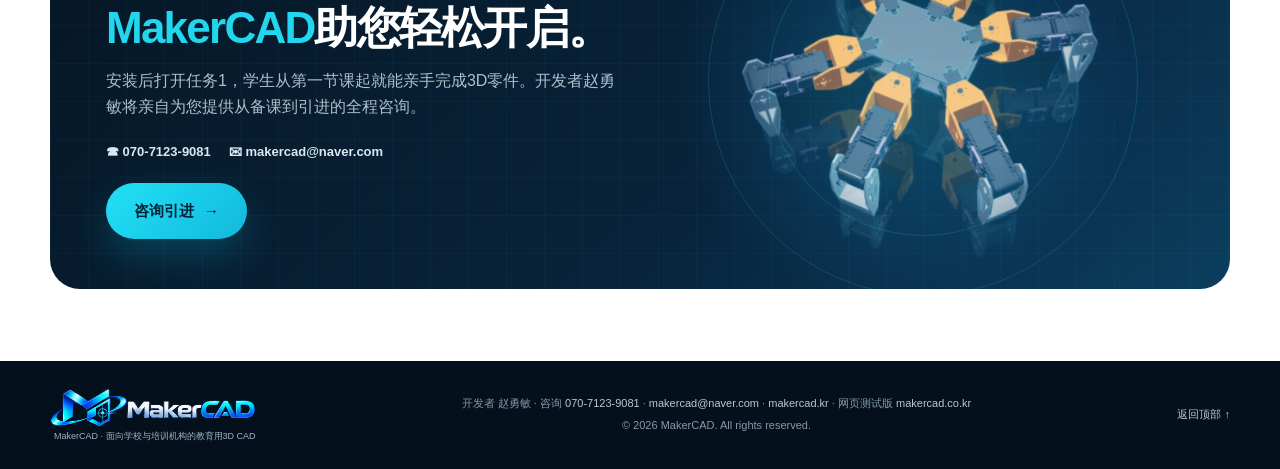
<file: zh/index.html>
<!DOCTYPE html>

<html lang="zh-CN">
<head>
<meta charset="utf-8"/>
<meta content="width=device-width,initial-scale=1" name="viewport"/>
<meta content="MakerCAD是面向学校与培训机构的教育用3D CAD软件。通过阶段式任务学习3D建模，并将3D打印·激光切割输出与机器人组装连为一体。" name="description"/>
<meta content="MakerCAD, 메이커캐드, 教育用3D CAD, 3D建模教育, 3D设计软件, 机器人设计, 3D打印课程, 激光切割, 四足步行机器人, 机器人动作, 舵机控制, 步行仿真, 韩国3D打印机操作技能士, 3D打印机操作技能士实操考试, 技能士教程, MakerCAD网页版, 网页CAD测试版, 赵勇敏" name="keywords"/>
<link href="https://makercad.kr/zh/" rel="canonical"/>
<link href="https://makercad.kr/" hreflang="ko" rel="alternate"/>
<link href="https://makercad.kr/en/" hreflang="en" rel="alternate"/>
<link href="https://makercad.kr/zh/" hreflang="zh" rel="alternate"/>
<link href="https://makercad.kr/es/" hreflang="es" rel="alternate"/>
<link href="https://makercad.kr/ja/" hreflang="ja" rel="alternate"/>
<link href="https://makercad.kr/" hreflang="x-default" rel="alternate"/>
<meta content="#071827" name="theme-color"/>
<title>MakerCAD | 面向学校与培训机构的教育用3D CAD软件</title>
<link href="../favicon.ico" rel="icon" sizes="any"/>
<link href="../assets/favicon-32.png" rel="icon" sizes="32x32" type="image/png"/>
<link href="../assets/apple-touch-icon.png" rel="apple-touch-icon"/>
<meta content="website" property="og:type"/>
<meta content="MakerCAD" property="og:site_name"/>
<meta content="MakerCAD | 面向学校与培训机构的教育用3D CAD软件" property="og:title"/>
<meta content="MakerCAD是面向学校与培训机构的教育用3D CAD软件。通过阶段式任务学习3D建模，并将3D打印·激光切割输出与机器人组装连为一体。" property="og:description"/>
<meta content="https://makercad.kr/zh/" property="og:url"/>
<meta content="https://makercad.kr/assets/makercad-logo.png" property="og:image"/>
<meta content="zh_CN" property="og:locale"/>
<script type="application/ld+json">{"@context": "https://schema.org", "@graph": [{"@type": "WebSite", "name": "메이커캐드 MakerCAD", "alternateName": ["MakerCAD", "메이커캐드", "메이커 캐드", "메이커CAD"], "url": "https://makercad.kr/zh/", "inLanguage": "zh-CN"}, {"@type": "SoftwareApplication", "name": "MakerCAD", "alternateName": ["메이커캐드", "메이커 캐드", "메이커CAD"], "url": "https://makercad.kr/zh/", "applicationCategory": "DesignApplication", "operatingSystem": "Windows", "description": "MakerCAD是面向学校与培训机构的教育用3D CAD软件。通过阶段式任务学习3D建模，并将3D打印·激光切割输出与机器人组装连为一体。", "image": "https://makercad.kr/assets/makercad-logo.png", "inLanguage": "zh-CN", "author": {"@id": "https://makercad.kr/#developer"}}, {"@type": "Person", "@id": "https://makercad.kr/#developer", "name": "조용민 (Yongmin Jo)", "jobTitle": "MakerCAD 开发者", "email": "mailto:makercad@naver.com", "telephone": "+82-70-7123-9081", "url": "https://makercad.kr/"}]}</script>
<link href="../styles.css" rel="stylesheet"/>
</head>
<body>
<header class="header" id="top">
<div class="topbar"><div class="shell topbar-in">
<span class="topbar-info"><a href="tel:07071239081">☎ 070-7123-9081</a><a href="mailto:makercad@naver.com">✉ makercad@naver.com</a></span>
<nav aria-label="Language" class="lang-switch">
<a href="../en/" hreflang="en" lang="en">EN</a>
<a href="../" hreflang="ko" lang="ko">한국어</a>
<a aria-current="page" class="on" href="./" hreflang="zh" lang="zh">中文</a>
<a href="../es/" hreflang="es" lang="es">ES</a>
<a href="../ja/" hreflang="ja" lang="ja">日本語</a>
</nav>
</div></div>
<div class="shell nav">
<a aria-label="MakerCAD 首页" class="brand" href="#top">
<img alt="MakerCAD 标志" class="logo-h" src="../assets/makercad-logo-horizontal.png"/>
</a>
<button aria-controls="navLinks" aria-expanded="false" class="menu">菜单</button>
<nav class="nav-links" id="navLinks">
<a href="#why">简介</a>
<a href="#mission">教程</a>
<a href="#output">输出</a>
<a href="#robot-motion">机器人动作</a>
<a href="#craftsman">技能士实操</a>
<a href="#roadmap">课程体系</a>
<a href="#web-beta">网页测试版</a>
<a href="#pricing">价格</a>
<a href="#contact">咨询</a>
</nav>
<a class="nav-cta" href="#contact">引进咨询 <span>→</span></a>
</div>
</header>
<main>
<section class="hero">
<div class="hero-grid shell">
<div class="hero-copy reveal">
<div class="pill"><span></span> MakerCAD · 面向学校与培训机构的3D建模教育软件</div>
<h1>小学生也能轻松上手，<br/><em>亲手完成3D设计</em></h1>
<p class="lead">从绘图到3D模型、3D打印·激光切割输出，<br class="pc"/> 再到机器人组装， <strong>一款MakerCAD</strong> 全部打通。</p>
<div class="hero-actions">
<a class="btn primary" href="#contact">立即开始 <span>→</span></a>
<a class="btn secondary" href="#mission"><i>▶</i> 查看课程流程</a>
</div>
<div class="quick-facts">
<div><strong>7种</strong><span>基础任务</span></div>
<div><strong>STL · STEP · DXF</strong><span>真实输出文件</span></div>
<div><strong>Windows PC</strong><span>安装版 · 便携版</span></div>
</div>
</div>
<div class="hero-stage">
<div class="hero-visual">
<img alt="MakerCAD主视觉：六足步行机器人与设计界面" class="hero-composite" src="../assets/hero-stage-tight.png"/>
<img alt="" aria-hidden="true" class="hero-front" src="../assets/hero-robot-front.png"/>
</div>
</div>
</div>
<div class="hero-wave"></div>
</section>
<section class="trust-strip">
<div class="shell trust-grid">
<div><span class="num">01</span><b>专为学校·培训机构</b><small>以初学者为中心</small></div>
<div><span class="num">02</span><b>连接真实制作</b><small>打印机·激光切割机输出</small></div>
<div><span class="num">03</span><b>机器人项目</b><small>从零件设计到组装</small></div>
<div><span class="num">04</span><b>循序渐进</b><small>任务·提示·自动评判</small></div>
</div>
</section>
<section class="section" id="why">
<div class="shell">
<div class="section-head reveal">
<div><span class="kicker">WHY MAKERCAD</span><h2>让教学更轻松的<br/>核心功能</h2></div>
<p>MakerCAD不追求复杂的专业CAD，而是专注于学生能先理解的学习流程。看说明、跟着做、亲手设计，再输出成真实作品。</p>
</div>
<div class="feature-grid">
<article class="feature reveal"><div class="feature-icon cyan">✦</div><span>01</span><h3>像游戏一样学习的任务</h3><p>跟随引导卡片一步步进行，正确完成后即可进入下一步并获得星级评价。</p></article>
<article class="feature reveal"><div class="feature-icon blue">▣</div><span>02</span><h3>即刻可输出的真实设计</h3><p>STL·STEP对接3D打印机，DXF对接激光切割机，课堂成果直接变成实物。</p></article>
<article class="feature reveal"><div class="feature-icon green">⚙</div><span>03</span><h3>一站式完成机器人组装</h3><p>用“插入”功能装配自己设计的零件和电机，完成六足步行机器人等可动作品。</p></article>
</div>
</div>
</section>
<section class="section soft" id="mission">
<div class="shell split">
<div class="visual-card reveal">
<div class="window-bar"><i></i><i></i><i></i><span>MakerCAD · Mission 1</span></div>
<img alt="MakerCAD阶段式任务实际界面" src="../assets/mission-ui.jpg"/>
</div>
<div class="copy reveal">
<span class="kicker">STEP BY STEP</span>
<h2>只要跟着做，<br/>就能完成的阶段式任务</h2>
<p class="intro">提供自动评判、星级评价、提示与示例，初学CAD的学生也能独立重新跟上。</p>
<div class="check-list">
<div><b>自动评判 · 星级评价</b><span>准确完成即可进入下一步</span></div>
<div><b>提示 · 本步骤示例</b><span>遇到困难也能回看后继续</span></div>
<div><b>默认提供7种任务</b><span>带孔板 → U形框架 → 电机零件 → 六足步行机器人</span></div>
</div>
</div>
</div>
</section>
<section class="section design-flow">
<div class="shell">
<div class="center-head reveal"><span class="kicker">SIMPLE MODELING</span><h2>2D绘图，输入数字，就变成3D</h2><p>草图 → 拉伸 → 检查。用初学者易懂的三个步骤开始设计。</p></div>
<div class="flow-showcase reveal">
<div class="flow-image"><img alt="2D草图界面" src="../assets/sketch-ui.jpg"/><span class="label">2D SKETCH</span></div>
<div class="arrow">→</div>
<div class="flow-image part"><img alt="完成的3D零件" src="../assets/laser-part.jpg"/><span class="label">3D MODEL</span></div>
</div>
<div class="steps">
<div><span>01</span><h3>草图</h3><p>绘制直线·圆·矩形，并用数字输入尺寸。</p></div>
<div><span>02</span><h3>拉伸</h3><p>设定板厚，并切除所需的孔。</p></div>
<div><span>03</span><h3>检查</h3><p>旋转视图，检查完成的零件。</p></div>
</div>
</div>
</section>
<section class="section dark" id="output">
<div class="shell">
<div class="section-head light-head reveal">
<div><span class="kicker">FROM SCREEN TO REAL</span><h2>设计什么样，<br/>就输出什么样的真实作品</h2></div>
<p>课堂不止于屏幕。设计成果可直接连接3D打印机和激光切割机。</p>
</div>
<div class="output-grid">
<article class="output-card reveal">
<div class="output-copy"><span class="mini">3D PRINTER</span><h3>STL · STEP 导出</h3><p>支架、机器人腿等具有厚度和结构的立体零件，可原样打印输出。</p><div class="chips"><span>STL</span><span>STEP</span><span>3D PRINT</span></div></div>
<img alt="3D打印用零件" src="../assets/printed-part.jpg"/>
</article>
<article class="output-card reveal">
<div class="output-copy"><span class="mini">LASER CUTTING</span><h3>DXF 导出 · 板材排版</h3><p>将亚克力·MDF板材的外轮廓导出为DXF，并可在一张板上排布多个零件。</p><div class="chips"><span>DXF</span><span>ACRYLIC</span><span>MDF</span></div></div>
<img alt="激光切割用平板零件" src="../assets/panel-part.jpg"/>
</article>
</div>
</div>
</section>
<section class="section robot-section">
<div class="shell robot-grid">
<div class="robot-visual reveal"><img alt="MakerCAD六足步行机器人组装示例" src="../assets/robot-assembly.jpg"/><span class="glow-ring"></span></div>
<div class="copy reveal"><span class="kicker">ROBOT ASSEMBLY</span><h2>零件组合起来，<br/>直到会动的机器人</h2><p class="intro">点击孔和电机轴进行“插入”装配，像真实机器人一样检查结构。</p>
<div class="robot-stats"><div><b>4种</b><span>自主设计的零件</span></div><div><b>18个</b><span>AX18舵机装配</span></div><div><b>3个阶段</b><span>腿部 → 机身 → 整体组装</span></div></div>
</div>
</div>
</section>
<section class="section car-section" id="gripper-car">
<div class="shell car-grid">
<div class="copy reveal"><span class="kicker">PROJECT · 夹爪小车</span><h2>用MakerCAD完成的<br/>四轮夹爪小车</h2><p class="intro">车轮、框架、舵机、夹爪乃至控制板，全部在MakerCAD中设计并组装。组装完成后，还会自动生成零件逐个飞入装配的组装动画。</p>
<div class="robot-stats"><div><b>146个</b><span>已组装零件</span></div><div><b>158个</b><span>零件间装配关系（约束）</span></div><div><b>194秒</b><span>自动生成的组装视频</span></div></div>
<ul class="car-tags"><li>自动整理零件清单</li><li>渲染图片</li><li>STEP · STL · DXF 导出</li></ul>
</div>
<div class="car-visual reveal">
<figure class="car-model"><img alt="用MakerCAD组装的四轮夹爪小车3D模型" loading="lazy" src="../assets/gripper-car-model.jpg"/></figure>
<figure class="car-ui"><img alt="MakerCAD装配界面：模型树、3D装配体、组装视频时间轴" loading="lazy" src="../assets/gripper-car-ui.jpg"/><figcaption>真实的MakerCAD装配界面</figcaption></figure>
</div>
</div>
<div class="shell car-video reveal">
<div class="car-video-head"><h3>MakerCAD自动生成的组装视频</h3><span>2分10秒（1.5倍速）· 零件按顺序飞入完成组装</span></div>
<video controls="" muted="" playsinline="" poster="../assets/gripper-car-assembly-poster.jpg?v=2" preload="metadata">
<source src="../assets/gripper-car-assembly.mp4?v=2" type="video/mp4"/>
          此浏览器无法播放该视频。 <a href="../assets/gripper-car-assembly.mp4">下载视频文件</a>
</video>
</div>
</section>
<section class="section dark quad-section" id="robot-motion">
<div class="shell">
<div class="section-head light-head reveal">
<div><span class="kicker">ROBOT MOTION · 四足步行机器人</span><h2>设计的机器人<br/>在虚拟空间中行走</h2></div>
<p>用MakerCAD对四足步行机器人进行3D建模，并与动作编程软件联动。电机控制与3D机器人模型同步运动，在启动真实机器人之前，先在虚拟空间中确认行走效果。</p>
</div>
<ol class="quad-flow reveal">
<li><b>机器人设计</b><span>用3D设计机身·腿部·支架，并与舵机组装</span></li>
<li><b>动作制作</b><span>保存姿态，制作行走·转向·打招呼动作</span></li>
<li><b>电机控制</b><span>为每个关节连接电机ID，用AX舵机数值（0~1023）控制</span></li>
<li><b>虚拟步行仿真</b><span>通过地面行走，确认3D模型像真实机器人一样行走</span></li>
</ol>
<div class="quad-video reveal">
<video controls="" loop="" muted="" playsinline="" poster="../assets/quadruped-motion-poster.jpg" preload="metadata">
<source src="../assets/quadruped-motion.mp4" type="video/mp4"/>
            此浏览器无法播放该视频。 <a href="../assets/quadruped-motion.mp4">下载视频文件</a>
</video>
<p class="quad-caption">MakerCAD机器人动作界面 · 站立、前进·后退、左转·右转、打招呼（31秒）</p>
</div>
<ul class="quad-tags reveal"><li>关节自动识别</li><li>左右对称 · 前后腿复制</li><li>步态自动生成</li><li>积木编程 · 遥控器</li><li>通过USB · 蓝牙连接真实机器人</li><li>RoboMotion 联动</li></ul>
</div>
</section>
<section class="section cert-section" id="craftsman">
<div class="shell">
<div class="section-head reveal">
<div><span class="kicker">CERTIFICATE TUTORIAL · 韩国3D打印机操作技能士</span><h2>韩国3D打印机操作技能士实操考试，<br/>跟着教程练</h2></div>
<p>完全按照公开试题的实操顺序进行练习。读懂图纸，用MakerCAD完成零件建模与装配后保存为STP·STL，并一次掌握切片、打印到后处理的全过程。</p>
</div>
<div class="cert-tracks">
<div class="cert-track reveal">
<div class="cert-track-head"><span>课题 1</span><b>3D建模作业</b></div>
<ol class="cert-steps">
<li><b>读图 · 零件建模</b><span>按图纸以1:1比例绘制零件。设定活动部位的配合间隙，并在指定位置将考号以 <em>阴刻</em>方式刻入。</span><i>检查：基准尺寸 ±1mm 以内</i></li>
<li><b>装配 · 文件保存</b><span>按图纸中的装配状态以1:1装配零件，并保存为STP和STL。文件名为考号（例：02.STP）。</span><i>检查：以STP文件为评分依据</i></li>
<li><b>切片</b><span>根据考场打印机型号，以装配状态进行切片，并接受预计打印时间确认。</span><i>检查：预计打印时间在1小时20分钟以内</i></li>
</ol>
</div>
<div class="cert-track reveal">
<div class="cert-track-head"><span>课题 2</span><b>3D打印作业</b></div>
<ol class="cert-steps">
<li><b>打印机设置</b><span>清除喷嘴和热床上的异物，检查PLA耗材后进行热床调平。</span><i>检查：不可进行样品打印测试</i></li>
<li><b>输出</b><span>通过USB·SD卡直接导入打印文件，设定参数后以1:1装配状态打印。</span><i>检查：不可使用无线传输</i></li>
<li><b>后处理 · 整理</b><span>去除支撑和毛刺后提交，并将打印机恢复到考试前的状态。</span><i>检查：佩戴防护手套·防尘口罩</i></li>
</ol>
</div>
</div>
<div class="cert-check reveal">
<b>防止失格·扣分的最后检查</b>
<ul><li>考号遗漏 · 阳刻 · 位置错误</li><li>1:1比例与装配状态</li><li>尺寸误差超过 ±2mm</li><li>STP文件遗漏</li><li>超出活动范围</li><li>支撑未去除 · 损坏</li></ul>
</div>
<p class="cert-note">依据韩国产业人力公团3D打印机操作技能士公开试题整理。考试前请务必确认最新公开试题。</p>
</div>
</section>
<section class="section soft" id="roadmap">
<div class="shell">
<div class="center-head reveal"><span class="kicker">1 YEAR ROADMAP</span><h2>每周1课时，一年教学路线图</h2><p>可根据学生水平和课时，自由调整任务顺序与作品主题。</p></div>
<div class="roadmap">
<article class="reveal"><span>01</span><small>约8周</small><h3>绘图基础</h3><p>草图 · 尺寸 · 拉伸<br/>任务1~2 带孔板</p></article>
<article class="reveal"><span>02</span><small>约8周</small><h3>立体结构</h3><p>面上草图 · 贯穿<br/>任务3 U形框架</p></article>
<article class="reveal"><span>03</span><small>约10周</small><h3>输出我的作品</h3><p>3D打印 · 激光切割<br/>姓名牌 · 小物件 · 支架</p></article>
<article class="reveal"><span>04</span><small>约10周</small><h3>机器人设计 · 组装</h3><p>电机零件 · 插入装配<br/>任务4~7 六足步行机器人</p></article>
</div>
</div>
</section>
<section class="section audience">
<div class="shell">
<div class="section-head reveal"><div><span class="kicker">FOR EDUCATION</span><h2>最适合<br/>这些课程</h2></div><p>从小学基础课到初高中创客项目，再到培训机构·教育中心的机器人课程，均可灵活拓展。</p></div>
<div class="audience-grid">
<article class="reveal"><div class="audience-icon">🏫</div><h3>小学</h3><ul><li>课后 · 创意体验课</li><li>通过任务完成第一次3D设计</li><li>打印我的姓名牌 · 小物件</li></ul></article>
<article class="reveal"><div class="audience-icon">🎓</div><h3>初中 · 高中</h3><ul><li>常规课 · 社团 · 创客课</li><li>激光切割板材作品</li><li>机器人 · 机构设计项目</li></ul></article>
<article class="reveal"><div class="audience-icon">👥</div><h3>培训机构 · 教育中心</h3><ul><li>编程 · 机器人 · 创客课程</li><li>按年级分阶段授课</li><li>用成品举办家长公开课</li></ul></article>
</div>
</div>
</section>
<section class="section beta-section" id="web-beta">
<div class="shell">
<div class="beta-card reveal">
<div class="beta-copy">
<span class="beta-badge">WEB BETA · 免安装即刻运行</span>
<h2>MakerCAD，现在也能<br/>在网页上运行</h2>
<p>想抢先体验MakerCAD网页测试版，请发邮件联系我们。确认后我们会发送访问密码。</p>
<div class="beta-actions">
<a class="btn primary" href="mailto:makercad@naver.com?subject=%5B%EB%A9%94%EC%9D%B4%EC%BB%A4%EC%BA%90%EB%93%9C%20%EC%9B%B9%20%EB%B2%A0%ED%83%80%5D%20%EB%B9%84%EB%B0%80%EB%B2%88%ED%98%B8%20%EC%9A%94%EC%B2%AD&amp;body=%EC%9D%B4%EB%A6%84%3A%0A%EC%86%8C%EC%86%8D(%ED%95%99%EA%B5%90%C2%B7%ED%95%99%EC%9B%90%C2%B7%EA%B8%B0%EA%B4%80)%3A%0A%EC%97%B0%EB%9D%BD%EC%B2%98%3A%0A%EC%82%AC%EC%9A%A9%20%EB%AA%A9%EC%A0%81%3A%0A">✉ 发邮件申请密码</a>
<a class="btn secondary" href="https://makercad.co.kr/" rel="noopener" target="_blank">打开 makercad.co.kr <span>↗</span></a>
</div>
</div>
<ol class="beta-steps">
<li><b>发送邮件</b><span>请将姓名·单位·使用目的发送至makercad@naver.com。</span></li>
<li><b>获取密码</b><span>确认后，我们会通过邮件告知网页测试版访问密码。</span></li>
<li><b>在网页上运行</b><span>访问makercad.co.kr并输入密码即可立即开始。</span></li>
</ol>
</div>
</div>
</section>
<section class="section pricing" id="pricing">
<div class="shell">
<div class="center-head reveal"><span class="kicker">EDUCATION LICENSE</span><h2>轻松无负担的教育许可</h2><p>从个人订阅到学校·培训机构多台安装，可根据教学规模自由选择。</p></div>
<div class="price-grid">
<article class="price-card reveal"><span class="price-title">月度订阅</span><strong>10,000<small>韩元</small></strong><p>每月 / 1人</p><ul><li>MakerCAD 全部功能</li><li>默认提供7种任务</li><li>STL · STEP · DXF 导出</li></ul></article>
<article class="price-card featured reveal"><div class="recommend">推荐</div><span class="price-title">年度订阅</span><strong>100,000<small>韩元</small></strong><p>每年 / 1人</p><ul><li>比按月订阅节省2万韩元</li><li>示例文件 · 跟做说明书</li><li>全部功能使用1年</li></ul></article>
<article class="price-card reveal"><span class="price-title">学校10台安装</span><strong>900,000<small>韩元</small></strong><p>10台 / 1年</p><ul><li>适用于学校·培训机构教学</li><li>安装于10台PC</li><li>适合课程运营</li></ul></article>
<article class="price-card reveal"><span class="price-title">学校20台安装</span><strong>1,500,000<small>韩元</small></strong><p>20台 / 1年</p><ul><li>计算机教室 · 集体授课</li><li>安装于20台PC</li><li>适合大规模教学</li></ul></article>
</div>
</div>
</section>
<section class="cta-section" id="contact">
<div class="shell cta-card reveal">
<div class="cta-copy"><span class="kicker">START MAKING</span><h2>下学期的课程，<br/><em>MakerCAD</em>助您轻松开启。</h2><p>安装后打开任务1，学生从第一节课起就能亲手完成3D零件。开发者赵勇敏将亲自为您提供从备课到引进的全程咨询。</p><div class="contact-row"><a href="tel:07071239081">☎ 070-7123-9081</a><a href="mailto:makercad@naver.com">✉ makercad@naver.com</a></div><a class="btn primary large" href="tel:07071239081">咨询引进 <span>→</span></a></div>
<div class="cta-visual"><img alt="MakerCAD六足步行机器人" src="../assets/robot-top-crop.jpg"/><div class="orbit one"></div><div class="orbit two"></div></div>
</div>
</section>
</main>
<footer>
<div class="shell footer-grid">
<a class="brand footer-brand" href="#top"><span><img alt="MakerCAD 标志" class="logo-h" src="../assets/makercad-logo-horizontal.png"/><small>MakerCAD · 面向学校与培训机构的教育用3D CAD</small></span></a>
<div class="footer-info"><p>开发者 赵勇敏 · 咨询 <a href="tel:07071239081">070-7123-9081</a> · <a href="mailto:makercad@naver.com">makercad@naver.com</a> · <a href="https://makercad.kr/">makercad.kr</a> · 网页测试版 <a href="https://makercad.co.kr/" rel="noopener" target="_blank">makercad.co.kr</a></p><p>© <span id="year"></span> MakerCAD. All rights reserved.</p></div>
<a class="to-top" href="#top">返回顶部 ↑</a>
</div>
</footer>
<script src="../script.js"></script>
</body>
</html>
</file>
<file: styles.css>
:root{
  --ink:#0b182a; --navy:#071827; --navy2:#0b2840; --cyan:#18c9e9; --cyan2:#0ea9ce;
  --blue:#2f7df5; --green:#20b77a; --soft:#f4f8fb; --line:#dfe9f1; --muted:#66778a;
  --white:#fff; --radius:24px; --shadow:0 22px 60px rgba(8,31,51,.12);
}
*{box-sizing:border-box}html{scroll-behavior:smooth}body{margin:0;color:var(--ink);font-family:Pretendard,"Noto Sans KR","Malgun Gothic",Arial,sans-serif;line-height:1.6;word-break:keep-all;background:#fff}a{text-decoration:none;color:inherit}img{display:block;max-width:100%}.shell{width:min(1180px,calc(100% - 48px));margin:0 auto}
.header{position:sticky;top:0;z-index:100;background:rgba(6,22,36,.9);backdrop-filter:blur(18px);border-bottom:1px solid rgba(255,255,255,.08)}.nav{height:76px;display:flex;align-items:center;gap:34px}.brand{display:flex;align-items:center;gap:11px;color:#fff;min-width:max-content}.brand img{width:42px;height:42px;border-radius:12px}.brand span{display:flex;flex-direction:column;line-height:1.05}.brand b{font-size:22px;letter-spacing:-.02em}.brand small{font-size:10px;color:#9eb4c5;margin-top:5px}.nav-links{display:flex;align-items:center;gap:26px;margin-left:auto;color:#d9e7f2;font-weight:700;font-size:14px}.nav-links a{transition:.2s}.nav-links a:hover{color:#4be1f8}.nav-cta{background:linear-gradient(135deg,#1fe1f6,#0dbedc);color:#062033;border-radius:999px;padding:11px 18px;font-weight:900;font-size:14px}.nav-cta span{margin-left:7px}.menu{display:none}
.hero{position:relative;overflow:hidden;color:#fff;background:radial-gradient(circle at 75% 16%,rgba(27,179,232,.24),transparent 30%),radial-gradient(circle at 45% 90%,rgba(43,99,185,.25),transparent 32%),linear-gradient(145deg,#061522 0,#061c30 56%,#083050 100%);min-height:720px}.hero:before{content:"";position:absolute;inset:0;background-image:linear-gradient(rgba(51,175,223,.055) 1px,transparent 1px),linear-gradient(90deg,rgba(51,175,223,.055) 1px,transparent 1px);background-size:42px 42px;mask-image:linear-gradient(to bottom,transparent 3%,black 58%,transparent 100%)}.hero-grid{display:grid;grid-template-columns:.9fr 1.1fr;align-items:center;gap:30px;min-height:700px;padding-top:28px;padding-bottom:64px;position:relative;z-index:2}.pill{display:inline-flex;align-items:center;gap:9px;border:1px solid rgba(90,215,243,.25);background:rgba(13,77,107,.4);padding:8px 13px;border-radius:999px;color:#61ddf4;font-size:13px;font-weight:800}.pill span{width:7px;height:7px;border-radius:50%;background:#30e1fa;box-shadow:0 0 14px #30e1fa}.hero h1{margin:22px 0 20px;font-size:clamp(48px,5.2vw,72px);line-height:1.07;letter-spacing:-.055em}.hero h1 em{font-style:normal;color:#24d3ee}.lead{margin:0;color:#c8d7e3;font-size:19px}.lead strong{color:#fff}.hero-actions{display:flex;gap:12px;flex-wrap:wrap;margin:31px 0 35px}.btn{display:inline-flex;align-items:center;justify-content:center;gap:10px;min-height:52px;padding:0 23px;border-radius:999px;font-weight:900;transition:.22s}.btn:hover{transform:translateY(-2px)}.primary{background:linear-gradient(135deg,#22e1f6,#12b8dc);color:#052439;box-shadow:0 16px 38px rgba(14,188,223,.24)}.secondary{border:1px solid rgba(255,255,255,.16);background:rgba(255,255,255,.04);color:#e6f1f8}.secondary i{width:32px;height:32px;display:grid;place-items:center;border-radius:50%;border:1px solid #41d9f0;color:#41d9f0;font-size:10px;font-style:normal}.quick-facts{display:flex;gap:0;border-top:1px solid rgba(255,255,255,.1);padding-top:24px}.quick-facts div{padding:0 20px;border-right:1px solid rgba(255,255,255,.1)}.quick-facts div:first-child{padding-left:0}.quick-facts div:last-child{border-right:0}.quick-facts strong,.quick-facts span{display:block}.quick-facts strong{font-size:14px;color:#fff}.quick-facts span{font-size:11px;color:#8faabd;margin-top:3px}
.hero-stage{position:relative;height:720px;overflow:visible}.hero-stage:before{content:"";position:absolute;inset:2% 6% 0 0;background:radial-gradient(circle at 56% 54%,rgba(17,191,222,.30),transparent 42%);filter:blur(38px)}.hero-composite{position:absolute;right:-12%;top:-19%;width:142%;height:142%;object-fit:contain;object-position:center right;filter:drop-shadow(0 30px 38px rgba(0,0,0,.28))}.floating-tag{display:none}.floating-tag span{display:none}.hero-wave{position:absolute;bottom:-1px;left:-3%;width:106%;height:86px;background:#fff;clip-path:polygon(0 70%,34% 48%,64% 62%,100% 22%,100% 100%,0 100%)}
.trust-strip{padding:4px 0 26px}.trust-grid{display:grid;grid-template-columns:repeat(4,1fr);border:1px solid var(--line);border-radius:22px;background:#fff;box-shadow:0 14px 42px rgba(14,40,61,.08);overflow:hidden}.trust-grid>div{position:relative;padding:23px 25px;border-right:1px solid var(--line)}.trust-grid>div:last-child{border-right:0}.trust-grid .num{position:absolute;right:16px;top:11px;font-size:28px;font-weight:900;color:#edf3f7}.trust-grid b,.trust-grid small{display:block}.trust-grid b{font-size:15px}.trust-grid small{font-size:12px;color:var(--muted);margin-top:3px}
.section{padding:92px 0}.soft{background:var(--soft)}.section-head{display:grid;grid-template-columns:1fr .85fr;align-items:end;gap:50px;margin-bottom:38px}.section-head h2,.center-head h2,.copy h2{margin:6px 0 0;font-size:clamp(34px,4vw,52px);line-height:1.12;letter-spacing:-.045em}.section-head p,.center-head p,.copy .intro{margin:0;color:var(--muted);font-size:16px}.kicker{color:#0ea8cb;font-size:12px;font-weight:900;letter-spacing:.12em}.feature-grid{display:grid;grid-template-columns:repeat(3,1fr);gap:18px}.feature{position:relative;background:#fff;border:1px solid var(--line);border-radius:24px;padding:28px 28px 30px;min-height:270px;transition:.25s;box-shadow:0 8px 24px rgba(12,35,53,.04)}.feature:hover{transform:translateY(-6px);box-shadow:var(--shadow)}.feature>span{position:absolute;right:24px;top:22px;color:#d7e2ea;font-weight:900;font-size:25px}.feature-icon{width:58px;height:58px;border-radius:17px;display:grid;place-items:center;color:#fff;font-size:26px;margin-bottom:31px}.feature-icon.cyan{background:linear-gradient(145deg,#1bd8e9,#0ea9cf)}.feature-icon.blue{background:linear-gradient(145deg,#5a8df6,#2c70df)}.feature-icon.green{background:linear-gradient(145deg,#37c98d,#16a66e)}.feature h3{font-size:21px;margin:0 0 10px}.feature p{margin:0;color:var(--muted);font-size:14px}
.split{display:grid;grid-template-columns:1.08fr .92fr;gap:66px;align-items:center}.visual-card{border-radius:24px;background:#fff;box-shadow:var(--shadow);overflow:hidden;border:1px solid #dce7ef}.window-bar{height:42px;display:flex;align-items:center;gap:7px;padding:0 14px;background:#f7fafc;border-bottom:1px solid #e7eef3}.window-bar i{width:9px;height:9px;border-radius:50%;background:#d3dde5}.window-bar i:first-child{background:#ff8e7b}.window-bar i:nth-child(2){background:#ffc562}.window-bar i:nth-child(3){background:#60d28f}.window-bar span{margin-left:6px;color:#7d8b98;font-size:11px}.copy h2{margin-bottom:18px}.check-list{display:grid;gap:0;margin-top:27px}.check-list>div{position:relative;padding:17px 0 17px 48px;border-top:1px solid #dfe8ef}.check-list>div:before{content:"✓";position:absolute;left:0;top:18px;width:31px;height:31px;display:grid;place-items:center;border-radius:50%;background:#e2f8fb;color:#0ba6c7;font-weight:900}.check-list b,.check-list span{display:block}.check-list b{font-size:15px}.check-list span{font-size:13px;color:var(--muted);margin-top:2px}
.center-head{text-align:center;max-width:780px;margin:0 auto 40px}.center-head p{margin-top:14px}.flow-showcase{display:grid;grid-template-columns:1fr 70px .75fr;align-items:center;gap:18px}.flow-image{position:relative;background:#fff;border:1px solid var(--line);border-radius:24px;padding:17px;box-shadow:0 14px 40px rgba(15,47,71,.08)}.flow-image img{width:100%;height:330px;object-fit:contain;border-radius:14px;background:#eef5fa}.flow-image.part img{background:#f4f8fb}.label{position:absolute;left:28px;bottom:27px;background:rgba(9,27,41,.82);backdrop-filter:blur(8px);color:#fff;padding:7px 10px;border-radius:999px;font-size:10px;font-weight:900;letter-spacing:.08em}.arrow{text-align:center;font-size:42px;color:#11b8d8;font-weight:900}.steps{display:grid;grid-template-columns:repeat(3,1fr);gap:0;margin-top:30px;border-top:1px solid var(--line)}.steps>div{padding:26px 26px 0;border-right:1px solid var(--line)}.steps>div:last-child{border-right:0}.steps span{color:#10aecd;font-weight:900}.steps h3{margin:5px 0;font-size:20px}.steps p{margin:0;color:var(--muted);font-size:13px}
.dark{background:linear-gradient(145deg,#061725,#081f32 62%,#0b2940);color:#fff}.light-head p{color:#9db2c3}.light-head h2{color:#fff}.output-grid{display:grid;grid-template-columns:repeat(2,1fr);gap:18px}.output-card{min-height:420px;position:relative;overflow:hidden;border-radius:28px;background:rgba(255,255,255,.055);border:1px solid rgba(255,255,255,.1);padding:31px}.output-card:before{content:"";position:absolute;width:260px;height:260px;border-radius:50%;background:rgba(20,196,227,.14);right:-60px;bottom:-70px;filter:blur(15px)}.output-copy{position:relative;z-index:2;max-width:62%}.mini{font-size:10px;font-weight:900;letter-spacing:.12em;color:#41d8ef}.output-card h3{font-size:24px;margin:8px 0 12px}.output-card p{color:#b6c7d3;font-size:14px}.chips{display:flex;gap:6px;flex-wrap:wrap;margin-top:19px}.chips span{border:1px solid rgba(255,255,255,.13);background:rgba(255,255,255,.05);border-radius:999px;padding:5px 8px;font-size:10px;color:#d6e8f2}.output-card img{position:absolute;right:20px;bottom:18px;width:48%;height:67%;object-fit:contain;filter:drop-shadow(0 18px 22px rgba(0,0,0,.24))}
.robot-section{padding-bottom:105px}.robot-grid{display:grid;grid-template-columns:1.02fr .98fr;gap:68px;align-items:center}.robot-visual{position:relative;border-radius:30px;overflow:hidden;background:#02070b;min-height:470px;box-shadow:var(--shadow)}.robot-visual:after{content:"";position:absolute;inset:auto 10% 5% 10%;height:90px;background:#00bde4;filter:blur(70px);opacity:.25}.robot-visual img{width:100%;height:470px;object-fit:cover;position:relative;z-index:2}.glow-ring{position:absolute;width:330px;height:330px;border-radius:50%;border:1px solid rgba(25,196,230,.25);right:7%;top:14%;box-shadow:0 0 55px rgba(20,188,225,.13)}.robot-stats{display:grid;gap:0;margin-top:26px;border-top:1px solid var(--line)}.robot-stats>div{display:grid;grid-template-columns:115px 1fr;align-items:center;padding:15px 0;border-bottom:1px solid var(--line)}.robot-stats b{font-size:31px;color:#0ba8c8}.robot-stats span{color:#54677a;font-size:14px}
.roadmap{display:grid;grid-template-columns:repeat(4,1fr);gap:14px;position:relative}.roadmap:before{content:"";position:absolute;top:39px;left:7%;right:7%;height:1px;background:#cbd9e3}.roadmap article{position:relative;z-index:2;background:#fff;border:1px solid var(--line);border-radius:22px;padding:24px;min-height:230px}.roadmap article>span{width:43px;height:43px;display:grid;place-items:center;border-radius:50%;background:#0faecc;color:#fff;font-weight:900;box-shadow:0 0 0 7px var(--soft)}.roadmap small{display:block;margin-top:25px;color:#0aa5c4;font-weight:800}.roadmap h3{margin:5px 0 10px}.roadmap p{margin:0;color:var(--muted);font-size:13px}
.audience-grid{display:grid;grid-template-columns:repeat(3,1fr);gap:18px}.audience-grid article{border:1px solid var(--line);border-radius:24px;padding:28px;background:#fff}.audience-icon{width:58px;height:58px;border-radius:18px;display:grid;place-items:center;background:#eef8fb;font-size:28px}.audience-grid h3{font-size:21px;margin:22px 0 12px}.audience-grid ul{padding:0;margin:0;list-style:none;color:var(--muted);font-size:13px}.audience-grid li{padding:5px 0}.audience-grid li:before{content:"•";color:#12aecb;font-weight:900;margin-right:8px}
.pricing{background:#fbfdff}.price-grid{display:grid;grid-template-columns:repeat(4,1fr);gap:14px}.price-card{position:relative;border:1px solid var(--line);border-radius:24px;padding:28px 24px;background:#fff;box-shadow:0 9px 28px rgba(13,43,65,.05)}.price-card.featured{background:linear-gradient(150deg,#071928,#0b2c47);color:#fff;transform:translateY(-10px);box-shadow:0 24px 55px rgba(4,33,54,.23)}.recommend{position:absolute;right:18px;top:17px;background:#12bedc;color:#042137;padding:5px 10px;border-radius:999px;font-weight:900;font-size:11px}.price-title{font-weight:800;font-size:14px}.price-card strong{display:block;margin:21px 0 0;font-size:35px;letter-spacing:-.04em;color:#09a9c9}.price-card.featured strong{color:#fff}.price-card strong small{font-size:15px;margin-left:3px}.price-card>p{margin:3px 0 19px;color:#8392a0;font-size:12px}.price-card ul{list-style:none;margin:0;padding:18px 0 0;border-top:1px solid #e5edf3;font-size:12px;color:#637486}.price-card.featured ul{border-color:rgba(255,255,255,.12);color:#b4c6d3}.price-card li{padding:4px 0}.price-card li:before{content:"✓";margin-right:7px;color:#13b9d6;font-weight:900}
.cta-section{padding:38px 0 72px}.cta-card{min-height:390px;position:relative;overflow:hidden;display:grid;grid-template-columns:1.05fr .95fr;align-items:center;border-radius:30px;background:linear-gradient(135deg,#061624,#08233a 60%,#0b3e5e);color:#fff;padding:50px 56px}.cta-card:before{content:"";position:absolute;inset:0;background-image:radial-gradient(circle at 78% 45%,rgba(27,200,233,.22),transparent 23%),linear-gradient(rgba(64,188,220,.04) 1px,transparent 1px),linear-gradient(90deg,rgba(64,188,220,.04) 1px,transparent 1px);background-size:auto,38px 38px,38px 38px}.cta-copy{position:relative;z-index:3}.cta-copy h2{font-size:44px;line-height:1.12;margin:5px 0 16px;letter-spacing:-.04em}.cta-copy h2 em{font-style:normal;color:#22d6ee}.cta-copy>p{color:#aebfcb;max-width:520px}.contact-row{display:flex;gap:18px;flex-wrap:wrap;margin:23px 0 20px}.contact-row a{font-size:13px;font-weight:800;color:#d7e8f2}.btn.large{min-height:56px;padding:0 28px}.cta-visual{position:absolute;right:-2%;top:0;bottom:0;width:48%;display:grid;place-items:center}.cta-visual img{width:100%;height:100%;object-fit:cover;mix-blend-mode:screen;filter:saturate(1.15) contrast(1.06)}.orbit{position:absolute;border:1px solid rgba(39,206,236,.18);border-radius:50%}.orbit.one{width:310px;height:310px}.orbit.two{width:430px;height:430px}
footer{background:#04111c;color:#8499a9;padding:27px 0}.footer-grid{display:flex;align-items:center;justify-content:space-between;gap:20px}.footer-brand img{width:34px;height:34px}.footer-brand b{font-size:17px}.footer-brand small{font-size:9px}.footer-grid p{font-size:11px}.to-top{font-size:11px;color:#b7c9d5}
.reveal{opacity:0;transform:translateY(18px);transition:opacity .65s ease,transform .65s ease}.reveal.in{opacity:1;transform:none}
@media (max-width:1020px){.nav-links{display:none;position:absolute;top:76px;left:24px;right:24px;background:#092238;border:1px solid rgba(255,255,255,.1);border-radius:18px;padding:15px;flex-direction:column;align-items:stretch;gap:2px}.nav-links.open{display:flex}.nav-links a{padding:10px 11px}.menu{display:block;margin-left:auto;background:transparent;color:#fff;border:1px solid rgba(255,255,255,.17);border-radius:10px;padding:8px 10px}.nav-cta{display:none}.hero{min-height:auto}.hero-grid{grid-template-columns:1fr;padding-top:70px}.hero-stage{height:620px}.hero-composite{width:138%;height:138%;right:-10%;top:-17%;object-position:center}.hero-copy{max-width:720px}.trust-grid{grid-template-columns:repeat(2,1fr)}.trust-grid>div:nth-child(2){border-right:0}.trust-grid>div:nth-child(-n+2){border-bottom:1px solid var(--line)}.feature-grid,.audience-grid{grid-template-columns:1fr}.split,.robot-grid{grid-template-columns:1fr;gap:40px}.section-head{grid-template-columns:1fr;gap:18px}.output-grid,.price-grid{grid-template-columns:repeat(2,1fr)}.roadmap{grid-template-columns:repeat(2,1fr)}.roadmap:before{display:none}.cta-card{grid-template-columns:1fr;padding-right:45%;}.cta-visual{width:50%}}
@media (max-width:680px){.shell{width:min(100% - 28px,1180px)}.nav{height:68px}.nav-links{top:68px;left:14px;right:14px}.brand img{width:36px;height:36px}.brand b{font-size:19px}.brand small{display:none}.hero-grid{padding-top:52px;padding-bottom:75px}.hero h1{font-size:43px}.lead{font-size:16px}.pc{display:none}.quick-facts{display:grid;grid-template-columns:1fr}.quick-facts div{border-right:0;border-bottom:1px solid rgba(255,255,255,.09);padding:11px 0}.quick-facts div:last-child{border-bottom:0}.hero-stage{height:420px}.hero-composite{width:155%;height:155%;right:-18%;top:-17%;object-position:right center}.floating-tag{display:none}.hero-wave{height:45px}.trust-grid{grid-template-columns:1fr}.trust-grid>div{border-right:0!important;border-bottom:1px solid var(--line)!important}.trust-grid>div:last-child{border-bottom:0!important}.section{padding:68px 0}.section-head h2,.center-head h2,.copy h2{font-size:34px}.feature-grid,.output-grid,.price-grid,.roadmap{grid-template-columns:1fr}.flow-showcase{grid-template-columns:1fr}.arrow{transform:rotate(90deg)}.flow-image img{height:245px}.steps{grid-template-columns:1fr}.steps>div{border-right:0;border-bottom:1px solid var(--line);padding-left:0;padding-right:0}.steps>div:last-child{border-bottom:0}.output-card{min-height:480px}.output-copy{max-width:100%}.output-card img{width:70%;height:48%;right:15%;bottom:10px}.robot-visual,.robot-visual img{min-height:360px;height:360px}.robot-stats>div{grid-template-columns:96px 1fr}.price-card.featured{transform:none}.cta-card{display:block;padding:38px 28px 260px}.cta-copy h2{font-size:36px}.cta-visual{width:100%;height:270px;top:auto;bottom:0}.footer-grid{flex-direction:column;align-items:flex-start}.reveal{opacity:1;transform:none}}

/* ===== v8: 히어로 메인 비주얼 크게 (오른쪽 이미지가 화면을 꽉 채우도록) ===== */
.hero{min-height:860px}
.hero-grid.shell{width:min(1640px,calc(100% - 96px))}
.hero-grid{grid-template-columns:minmax(0,.78fr) minmax(0,1fr);gap:24px;min-height:860px;padding-top:24px;padding-bottom:90px}
.hero h1{font-size:clamp(48px,5vw,92px);line-height:1.08}
.lead{font-size:clamp(17px,1.35vw,24px);line-height:1.6}
.btn{min-height:clamp(52px,3.7vw,66px);padding:0 clamp(23px,1.6vw,30px);font-size:clamp(15px,1.15vw,20px)}
.secondary i{width:clamp(32px,2.3vw,40px);height:clamp(32px,2.3vw,40px)}
.pill{font-size:clamp(13px,.95vw,16px);padding:10px 17px}
.quick-facts strong{font-size:clamp(14px,1.1vw,19px)}
.quick-facts span{font-size:clamp(11px,.85vw,15px)}
.hero-stage{height:auto;display:flex;align-items:center;justify-content:flex-end}
.hero-composite{position:relative;inset:auto;width:112%;max-width:none;height:auto;margin-right:-8%;object-fit:contain}
@media (max-width:1020px){
  .hero-grid.shell{width:min(1180px,calc(100% - 48px))}
  .hero-grid{grid-template-columns:1fr;min-height:auto;padding-top:70px}
  .hero-stage{height:auto;justify-content:center}
  .hero-composite{width:108%;margin:0 -4%}
}
@media (max-width:680px){
  .hero-grid.shell{width:min(100% - 28px,1180px)}
  .hero h1{font-size:43px}
  .hero-composite{width:118%;margin:0 -9%}
}
.header .shell.nav{width:min(1640px,calc(100% - 96px))}
@media (max-width:1020px){.header .shell.nav{width:min(1180px,calc(100% - 48px))}}
@media (max-width:680px){.header .shell.nav{width:min(100% - 28px,1180px)}}

/* ===== v9: 하단 CTA 6족보행로봇을 왼쪽(원 중심)으로 이동·확대 ===== */
.cta-card:before{background-image:radial-gradient(circle at 72% 50%,rgba(27,200,233,.22),transparent 26%),linear-gradient(rgba(64,188,220,.04) 1px,transparent 1px),linear-gradient(90deg,rgba(64,188,220,.04) 1px,transparent 1px)}
.cta-visual{right:4%;width:44%}
.cta-visual img{position:absolute;z-index:1;left:50%;top:50%;transform:translate(-50%,-50%);width:auto;height:108%;max-width:none;aspect-ratio:1/1;object-fit:contain}
.cta-visual .orbit{z-index:0}
@media (max-width:1020px){.cta-visual{right:-3%;width:48%}.cta-visual img{height:100%}}
@media (max-width:680px){.cta-visual{width:100%;right:0}.cta-visual img{height:100%}}

/* ===== v10: 히어로 하단 곡선 + 로봇 다리가 곡선 앞으로 튀어나오는 효과 ===== */
.hero-grid{z-index:auto}
.hero-copy{position:relative;z-index:4}
.hero-stage{align-self:end;margin-bottom:-92px}
.hero-visual{position:relative;width:112%;margin-right:-8%}
.hero-visual .hero-composite{position:relative;z-index:1;width:100%;margin:0;display:block}
.hero-front{position:absolute;inset:0;width:100%;height:100%;z-index:3;pointer-events:none;filter:drop-shadow(0 14px 14px rgba(8,40,70,.22))}
.hero-wave{z-index:2;left:0;width:100%;height:170px;clip-path:none;background:url("data:image/svg+xml,%3Csvg xmlns='http://www.w3.org/2000/svg' viewBox='0 0 1440 170' preserveAspectRatio='none'%3E%3Cpath fill='%23ffffff' d='M0 170V128C360 132 640 70 1000 72S1340 70 1440 52V170Z'/%3E%3C/svg%3E") bottom/100% 100% no-repeat}
@media (max-width:1020px){
  .hero-stage{margin-bottom:-90px}
  .hero-visual{width:108%;margin:0 -4%}
  .hero-visual .hero-composite{width:100%;margin:0}
}
@media (max-width:680px){
  .hero-stage{margin-bottom:-50px}
  .hero-visual{width:118%;margin:0 -9%}
  .hero-wave{height:90px}
}

/* 새 로고: 아이콘 자체에 둥근 모서리와 테두리가 있으므로 그림자만 더함 */
.brand img{border-radius:22%;box-shadow:0 4px 14px rgba(0,90,255,.35)}
.footer-brand img{border-radius:22%}

/* 가로형 로고 (배경 투명) */
.brand img.logo-h{width:auto;height:52px;border-radius:0;box-shadow:none;display:block}
.footer-brand img.logo-h{height:40px}
.footer-brand span small{margin-top:4px;padding-left:4px}
@media (max-width:680px){.brand img.logo-h{width:auto;height:42px}}

/* 집게 자동차 프로젝트 */
.car-section{background:linear-gradient(180deg,#f4f8fb 0,#fff 100%)}
.car-grid{display:grid;grid-template-columns:.9fr 1.1fr;gap:60px;align-items:center}
.car-visual{position:relative;padding-top:40px}
.car-model{margin:0;padding-top:150px;border-radius:28px;overflow:hidden;background:#f6f9fe;border:1px solid var(--line);box-shadow:var(--shadow)}
.car-model img{display:block;width:100%;height:auto}
.car-ui{position:absolute;left:-32px;top:0;width:44%;margin:0;border-radius:14px;overflow:hidden;background:#fff;border:1px solid var(--line);box-shadow:0 18px 40px rgba(12,35,53,.18)}
.car-ui img{display:block;width:100%;height:auto}
.car-ui figcaption{font-size:12px;font-weight:700;color:#54677a;padding:8px 12px}
.car-tags{display:flex;flex-wrap:wrap;gap:8px;list-style:none;padding:0;margin:22px 0 0}
.car-tags li{padding:7px 13px;border-radius:999px;background:#e8f7fb;color:#0a7f99;font-size:13px;font-weight:700}
@media (max-width:1020px){.car-grid{grid-template-columns:1fr;gap:40px}.car-ui{left:16px}}
@media (max-width:680px){.car-visual{padding-top:0}.car-model{padding-top:0}.car-ui{position:static;width:100%;margin-top:14px}}
.car-video{margin-top:56px}
.car-video-head{display:flex;align-items:baseline;justify-content:space-between;gap:16px;flex-wrap:wrap;margin-bottom:14px}
.car-video-head h3{margin:0;font-size:22px;letter-spacing:-.02em}
.car-video-head span{color:#54677a;font-size:14px}
.car-video video{display:block;width:100%;aspect-ratio:16/9;border-radius:24px;background:#eef3f9;border:1px solid var(--line);box-shadow:var(--shadow)}
@media (max-width:680px){.car-video{margin-top:36px}.car-video video{border-radius:16px}}

/* 4족 보행로봇 · 로봇 동작 */
.quad-flow{list-style:none;counter-reset:qf;display:grid;grid-template-columns:repeat(4,minmax(0,1fr));gap:14px;padding:0;margin:0 0 30px}
.quad-flow li{counter-increment:qf;position:relative;padding:20px 20px 20px 22px;border-radius:18px;background:rgba(255,255,255,.05);border:1px solid rgba(255,255,255,.1)}
.quad-flow li:before{content:counter(qf);display:grid;place-items:center;width:30px;height:30px;border-radius:50%;background:#22d6ee;color:#062033;font-weight:900;font-size:14px;margin-bottom:14px}
.quad-flow li:not(:last-child):after{content:"";position:absolute;right:-12px;top:34px;width:10px;height:10px;border-top:2px solid #22d6ee;border-right:2px solid #22d6ee;transform:rotate(45deg);z-index:2}
.quad-flow b{display:block;font-size:18px;color:#fff;margin-bottom:6px}
.quad-flow span{display:block;font-size:13.5px;color:#9db2c3;line-height:1.55}
.quad-video video{display:block;width:100%;aspect-ratio:1600/828;border-radius:22px;background:#0b1b2b;border:1px solid rgba(255,255,255,.12);box-shadow:0 30px 70px rgba(0,0,0,.35)}
.quad-caption{margin:12px 2px 0;color:#8ea6b8;font-size:13px}
.quad-tags{display:flex;flex-wrap:wrap;gap:8px;list-style:none;padding:0;margin:24px 0 0}
.quad-tags li{padding:8px 14px;border-radius:999px;background:rgba(34,214,238,.1);border:1px solid rgba(34,214,238,.28);color:#7fe6f7;font-size:13px;font-weight:700}
@media (max-width:1020px){.quad-flow{grid-template-columns:repeat(2,minmax(0,1fr))}.quad-flow li:after{display:none}}
@media (max-width:680px){.quad-flow{grid-template-columns:1fr}.quad-video video{border-radius:14px}}

/* 푸터 개발자·연락처 */
.footer-info{display:flex;flex-direction:column;gap:4px;text-align:center}
.footer-info p{margin:0}
.footer-info a{color:#b7c9d5}
.footer-info a:hover{color:#4be1f8}
@media (max-width:680px){.footer-info{text-align:left}}

/* 3D프린터운용기능사 튜토리얼 */
.cert-section{background:#fff}
.cert-tracks{display:grid;grid-template-columns:1fr 1fr;gap:20px}
.cert-track{border:1px solid var(--line);border-radius:24px;padding:26px;background:linear-gradient(180deg,#f6fbfd,#fff)}
.cert-track-head{display:flex;align-items:center;gap:12px;margin-bottom:18px}
.cert-track-head span{padding:6px 12px;border-radius:999px;background:#0b2a40;color:#4be1f8;font-size:12px;font-weight:900;letter-spacing:.04em}
.cert-track-head b{font-size:21px}
.cert-steps{list-style:none;counter-reset:cs;margin:0;padding:0;display:grid;gap:12px}
.cert-steps li{counter-increment:cs;position:relative;padding:16px 18px 16px 62px;border-radius:16px;background:#fff;border:1px solid var(--line)}
.cert-steps li:before{content:counter(cs);position:absolute;left:18px;top:16px;width:30px;height:30px;border-radius:50%;display:grid;place-items:center;background:linear-gradient(145deg,#1bd8e9,#0ea9cf);color:#fff;font-weight:900;font-size:14px}
.cert-steps b{display:block;font-size:16.5px;margin-bottom:4px}
.cert-steps span{display:block;color:var(--muted);font-size:14px;line-height:1.6}
.cert-steps em{font-style:normal;font-weight:800;color:#0b7fa0}
.cert-steps i{display:inline-block;margin-top:8px;font-style:normal;font-size:12.5px;font-weight:800;color:#0b7fa0;background:#e6f8fc;padding:4px 10px;border-radius:8px}
.cert-check{margin-top:20px;display:flex;align-items:center;gap:20px;padding:20px 24px;border-radius:20px;background:#0b2238;color:#fff}
.cert-check b{flex:none;font-size:16px;color:#4be1f8}
.cert-check ul{display:flex;flex-wrap:wrap;gap:8px;list-style:none;margin:0;padding:0}
.cert-check li{padding:6px 12px;border-radius:999px;background:rgba(255,255,255,.07);border:1px solid rgba(255,255,255,.14);font-size:13px;color:#d6e4ee}
.cert-note{margin:14px 2px 0;color:var(--muted);font-size:13px}
@media (max-width:1020px){.cert-tracks{grid-template-columns:1fr}.cert-check{flex-direction:column;align-items:flex-start}}
@media (max-width:680px){.cert-track{padding:18px}.cert-steps li{padding:14px 14px 14px 56px}.cert-steps li:before{left:14px}}

/* 웹 베타 */
.beta-section{background:#fff;padding-top:40px}
.beta-card{display:grid;grid-template-columns:1.1fr .9fr;gap:40px;align-items:center;padding:48px 52px;border-radius:30px;background:radial-gradient(circle at 85% 10%,rgba(34,214,238,.22),transparent 45%),linear-gradient(135deg,#061a2c,#0b3150);color:#fff;box-shadow:0 30px 70px rgba(6,26,44,.25)}
.beta-badge{display:inline-block;padding:7px 14px;border-radius:999px;background:rgba(34,214,238,.14);border:1px solid rgba(34,214,238,.4);color:#7fe6f7;font-size:12px;font-weight:900;letter-spacing:.06em}
.beta-copy h2{margin:16px 0 12px;font-size:clamp(30px,3.4vw,44px);line-height:1.15;letter-spacing:-.04em}
.beta-copy p{margin:0 0 26px;color:#b7c9d5;font-size:16px}
.beta-actions{display:flex;flex-wrap:wrap;gap:12px}
.beta-steps{list-style:none;counter-reset:bs;margin:0;padding:0;display:grid;gap:12px}
.beta-steps li{counter-increment:bs;position:relative;padding:16px 18px 16px 62px;border-radius:16px;background:rgba(255,255,255,.06);border:1px solid rgba(255,255,255,.12)}
.beta-steps li:before{content:counter(bs);position:absolute;left:18px;top:16px;width:30px;height:30px;border-radius:50%;display:grid;place-items:center;background:#22d6ee;color:#062033;font-weight:900;font-size:14px}
.beta-steps b{display:block;font-size:16px;margin-bottom:3px}
.beta-steps span{display:block;color:#9db2c3;font-size:13.5px;line-height:1.55}
@media (max-width:1020px){.beta-card{grid-template-columns:1fr;padding:40px 34px}}
@media (max-width:680px){.beta-card{padding:30px 20px;border-radius:22px}.beta-actions .btn{width:100%;justify-content:center}}

/* 언어 선택 상단 바 */
.topbar{background:#030f19;border-bottom:1px solid rgba(255,255,255,.06)}
.topbar-in{height:40px;display:flex;align-items:center;justify-content:space-between;gap:16px}
.header .shell.topbar-in{width:min(1640px,calc(100% - 96px))}
.topbar-info{display:flex;gap:18px;font-size:12.5px;color:#8ea6b8}
.topbar-info a:hover{color:#4be1f8}
.lang-switch{display:flex;align-items:center;gap:2px;padding:3px;border-radius:999px;background:rgba(255,255,255,.06);border:1px solid rgba(255,255,255,.1)}
.lang-switch a{padding:4px 11px;border-radius:999px;font-size:12.5px;font-weight:800;color:#b7c9d5;line-height:1.4;transition:.2s}
.lang-switch a:hover{color:#fff;background:rgba(255,255,255,.08)}
.lang-switch a.on{background:linear-gradient(135deg,#1fe1f6,#0dbedc);color:#062033}
.header .nav{position:relative}
@media (max-width:1020px){.header .shell.topbar-in{width:min(1180px,calc(100% - 48px))}.header .nav-links{left:0;right:0}}
@media (max-width:680px){.header .shell.topbar-in{width:min(100% - 28px,1180px)}.topbar-info{display:none}.topbar-in{justify-content:center;height:38px}.lang-switch a{padding:4px 10px;font-size:12px}}
html[lang="zh-CN"] body{font-family:"Noto Sans SC","PingFang SC","Microsoft YaHei",Pretendard,Arial,sans-serif}
html[lang="ja"] body{font-family:"Noto Sans JP","Hiragino Sans","Yu Gothic","Meiryo",Pretendard,Arial,sans-serif}
html[lang="en"] body,html[lang="es"] body{font-family:Pretendard,Inter,"Segoe UI",Arial,sans-serif}
/* 다국어 레이아웃 보정 */
html[lang="ja"] body,html[lang="zh-CN"] body{word-break:normal;line-break:strict;overflow-wrap:anywhere}
html:not([lang="ko"]) .nav-links a,html:not([lang="ko"]) .nav-cta{white-space:nowrap}
html:not([lang="ko"]) .nav-links{gap:18px;font-size:13.5px}
html:not([lang="ko"]) .hero h1{font-size:clamp(40px,4vw,68px);letter-spacing:-.04em}
html[lang="en"] h2,html[lang="es"] h2{letter-spacing:-.03em}
@media (max-width:1500px){html:not([lang="ko"]) .nav-cta{display:none}}
@media (max-width:680px){html:not([lang="ko"]) .hero h1{font-size:36px}}
@media (max-width:680px){html[lang="ja"] .hero h1{font-size:33px}}
</file>
